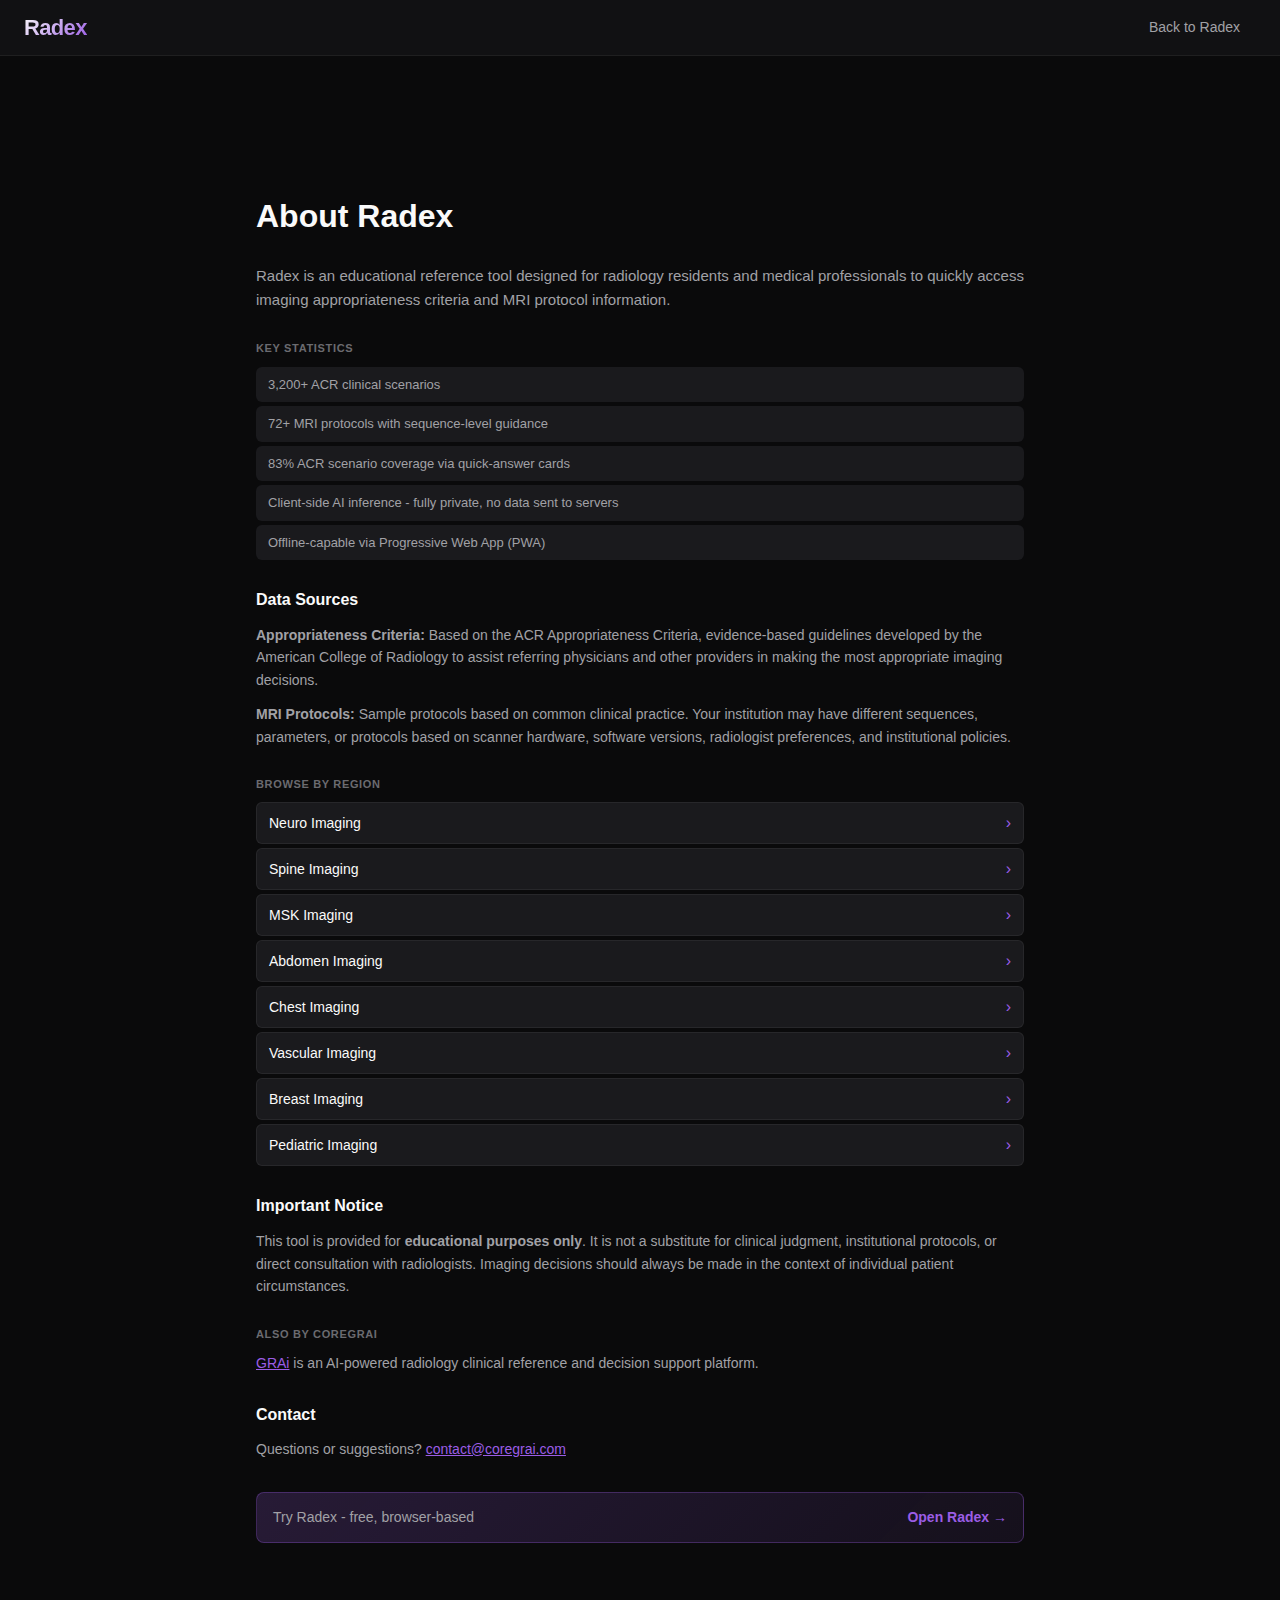
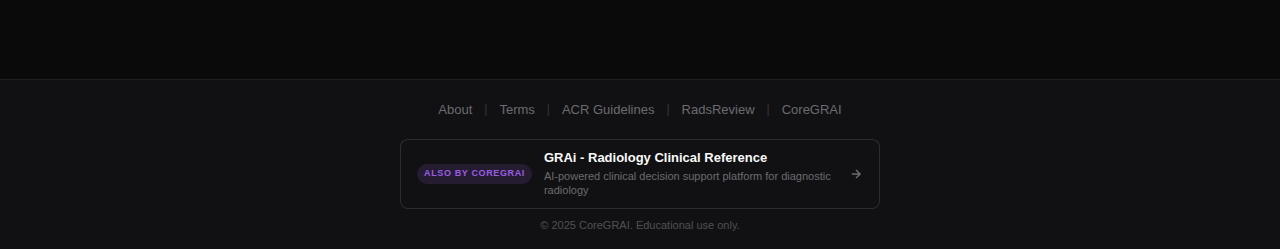
<file: about/index.html>
<!DOCTYPE html>
<html lang="en">
<head>
  <meta charset="UTF-8">
  <meta name="viewport" content="width=device-width, initial-scale=1.0">
  <title>About Radex - ACR Imaging Appropriateness Tool | CoreGRAI</title>
  <meta name="description" content="Radex is a free, browser-based ACR Appropriateness Criteria reference tool built for radiology residents. 3,200+ clinical scenarios, 72+ MRI protocols.">
  <meta name="robots" content="index, follow">
  <meta name="author" content="CoreGRAI">
  <link rel="canonical" href="https://www.protocolinfo.com/about/">
  <meta property="og:type" content="website">
  <meta property="og:title" content="About Radex - ACR Imaging Appropriateness Tool | CoreGRAI">
  <meta property="og:description" content="Radex is a free, browser-based ACR Appropriateness Criteria reference tool built for radiology residents. 3,200+ clinical scenarios, 72+ MRI protocols.">
  <meta property="og:url" content="https://www.protocolinfo.com/about/">
  <meta property="og:site_name" content="Radex">
  <meta name="twitter:card" content="summary">
  <meta name="twitter:title" content="About Radex - ACR Imaging Appropriateness Tool | CoreGRAI">
  <meta name="twitter:description" content="Radex is a free, browser-based ACR Appropriateness Criteria reference tool built for radiology residents. 3,200+ clinical scenarios, 72+ MRI protocols.">
  <meta name="theme-color" content="#9B5DE5">
  <link rel="stylesheet" href="/css/main.css?v=20260324a">
  <link rel="manifest" href="/manifest.json">
  <script type="application/ld+json">
{
  "@context": "https://schema.org",
  "@graph": [
    {
      "@type": "WebApplication",
      "name": "Radex",
      "url": "https://www.protocolinfo.com",
      "applicationCategory": "MedicalApplication",
      "isAccessibleForFree": true,
      "author": {
        "@type": "Organization",
        "name": "CoreGRAI",
        "url": "https://coregrai.com"
      }
    },
    {
      "@type": "Organization",
      "name": "CoreGRAI",
      "url": "https://coregrai.com",
      "email": "contact@coregrai.com"
    }
  ]
}
  </script>
</head>
<body>
  <div class="app">
    <header class="header" role="banner">
  <div class="header-brand">
    <a href="https://www.protocolinfo.com/" style="text-decoration:none;">
      <span class="brand-text">Radex</span>
    </a>
  </div>
  <nav class="header-nav" role="navigation" aria-label="Main navigation">
    <a href="https://www.protocolinfo.com/" class="nav-link">Back to Radex</a>
  </nav>
</header>
    <main class="main">
      <section class="anatomy-section">
        <div style="max-width:800px;margin:0 auto;padding:2rem 1rem;">
  <h1 style="margin-bottom:1.5rem;">About Radex</h1>

  <p style="color:var(--text-secondary);font-size:0.9375rem;line-height:1.6;margin-bottom:1.75rem;">
    Radex is an educational reference tool designed for radiology residents and medical professionals
    to quickly access imaging appropriateness criteria and MRI protocol information.
  </p>

  <h2 class="static-section-label">Key Statistics</h2>
  <div style="margin-bottom:1.75rem;">
<div class="scenario-pill">3,200+ ACR clinical scenarios</div>
<div class="scenario-pill">72+ MRI protocols with sequence-level guidance</div>
<div class="scenario-pill">83% ACR scenario coverage via quick-answer cards</div>
<div class="scenario-pill">Client-side AI inference - fully private, no data sent to servers</div>
<div class="scenario-pill">Offline-capable via Progressive Web App (PWA)</div>
  </div>

  <h2 style="margin-bottom:0.75rem;font-size:1rem;">Data Sources</h2>
  <p style="color:var(--text-secondary);font-size:0.875rem;line-height:1.6;margin-bottom:0.75rem;">
    <strong>Appropriateness Criteria:</strong> Based on the ACR Appropriateness Criteria,
    evidence-based guidelines developed by the American College of Radiology to assist referring
    physicians and other providers in making the most appropriate imaging decisions.
  </p>
  <p style="color:var(--text-secondary);font-size:0.875rem;line-height:1.6;margin-bottom:1.75rem;">
    <strong>MRI Protocols:</strong> Sample protocols based on common clinical practice.
    Your institution may have different sequences, parameters, or protocols based on
    scanner hardware, software versions, radiologist preferences, and institutional policies.
  </p>

  <h2 class="static-section-label">Browse by Region</h2>
  <div class="protocol-list" style="margin-bottom:1.75rem;">
<a href="/regions/neuro/" class="protocol-list-item"><span>Neuro Imaging</span><span class="protocol-list-arrow">&rsaquo;</span></a>
<a href="/regions/spine/" class="protocol-list-item"><span>Spine Imaging</span><span class="protocol-list-arrow">&rsaquo;</span></a>
<a href="/regions/msk/" class="protocol-list-item"><span>MSK Imaging</span><span class="protocol-list-arrow">&rsaquo;</span></a>
<a href="/regions/abdomen/" class="protocol-list-item"><span>Abdomen Imaging</span><span class="protocol-list-arrow">&rsaquo;</span></a>
<a href="/regions/chest/" class="protocol-list-item"><span>Chest Imaging</span><span class="protocol-list-arrow">&rsaquo;</span></a>
<a href="/regions/vascular/" class="protocol-list-item"><span>Vascular Imaging</span><span class="protocol-list-arrow">&rsaquo;</span></a>
<a href="/regions/breast/" class="protocol-list-item"><span>Breast Imaging</span><span class="protocol-list-arrow">&rsaquo;</span></a>
<a href="/regions/peds/" class="protocol-list-item"><span>Pediatric Imaging</span><span class="protocol-list-arrow">&rsaquo;</span></a>
  </div>

  <h2 style="margin-bottom:0.75rem;font-size:1rem;">Important Notice</h2>
  <p style="color:var(--text-secondary);font-size:0.875rem;line-height:1.6;margin-bottom:1.75rem;">
    This tool is provided for <strong>educational purposes only</strong>. It is not a substitute
    for clinical judgment, institutional protocols, or direct consultation with radiologists.
    Imaging decisions should always be made in the context of individual patient circumstances.
  </p>

  <h2 class="static-section-label">Also by CoreGRAI</h2>
  <p style="color:var(--text-secondary);font-size:0.875rem;line-height:1.6;margin-bottom:1.75rem;">
    <a href="https://coregrai.com" target="_blank" rel="noopener" style="color:var(--accent);">GRAi</a>
    is an AI-powered radiology clinical reference and decision support platform.
  </p>

  <h2 style="margin-bottom:0.75rem;font-size:1rem;">Contact</h2>
  <p style="color:var(--text-secondary);font-size:0.875rem;margin-bottom:2rem;">
    Questions or suggestions? <a href="mailto:contact@coregrai.com" style="color:var(--accent);">contact@coregrai.com</a>
  </p>

  <a href="https://www.protocolinfo.com/" class="protocol-cta">
    <span class="protocol-cta-label">Try Radex - free, browser-based</span>
    <span class="protocol-cta-action">Open Radex &rarr;</span>
  </a>
</div>
      </section>
    </main>
    <footer class="site-footer" role="contentinfo">
  <div class="footer-content">
    <div class="footer-links">
      <a href="/about/" class="footer-link">About</a>
      <span class="footer-divider">|</span>
      <a href="/privacy-policy.html" class="footer-link">Terms</a>
      <span class="footer-divider">|</span>
      <a href="https://www.acr.org/Clinical-Resources/Clinical-Tools-and-Reference/Appropriateness-Criteria" target="_blank" rel="noopener" class="footer-link">ACR Guidelines</a>
      <span class="footer-divider">|</span>
      <a href="https://www.radsreview.net" target="_blank" rel="noopener" class="footer-link">RadsReview</a>
      <span class="footer-divider">|</span>
      <a href="https://coregrai.com" target="_blank" rel="noopener" class="footer-link">CoreGRAI</a>
    </div>
    <div class="footer-promo">
      <a href="https://coregrai.com" target="_blank" rel="noopener" class="footer-promo-card">
        <span class="footer-promo-badge">Also by CoreGRAI</span>
        <div class="footer-promo-text">
          <p class="footer-promo-title">GRAi - Radiology Clinical Reference</p>
          <p class="footer-promo-desc">AI-powered clinical decision support platform for diagnostic radiology</p>
        </div>
        <svg class="footer-promo-arrow" width="14" height="14" viewBox="0 0 24 24" fill="none" stroke="currentColor" stroke-width="2.5" aria-hidden="true">
          <path d="M5 12h14M12 5l7 7-7 7"/>
        </svg>
      </a>
    </div>
    <p class="footer-copyright">&copy; 2025 CoreGRAI. Educational use only.</p>
  </div>
</footer>
  </div>
</body>
</html>
</file>
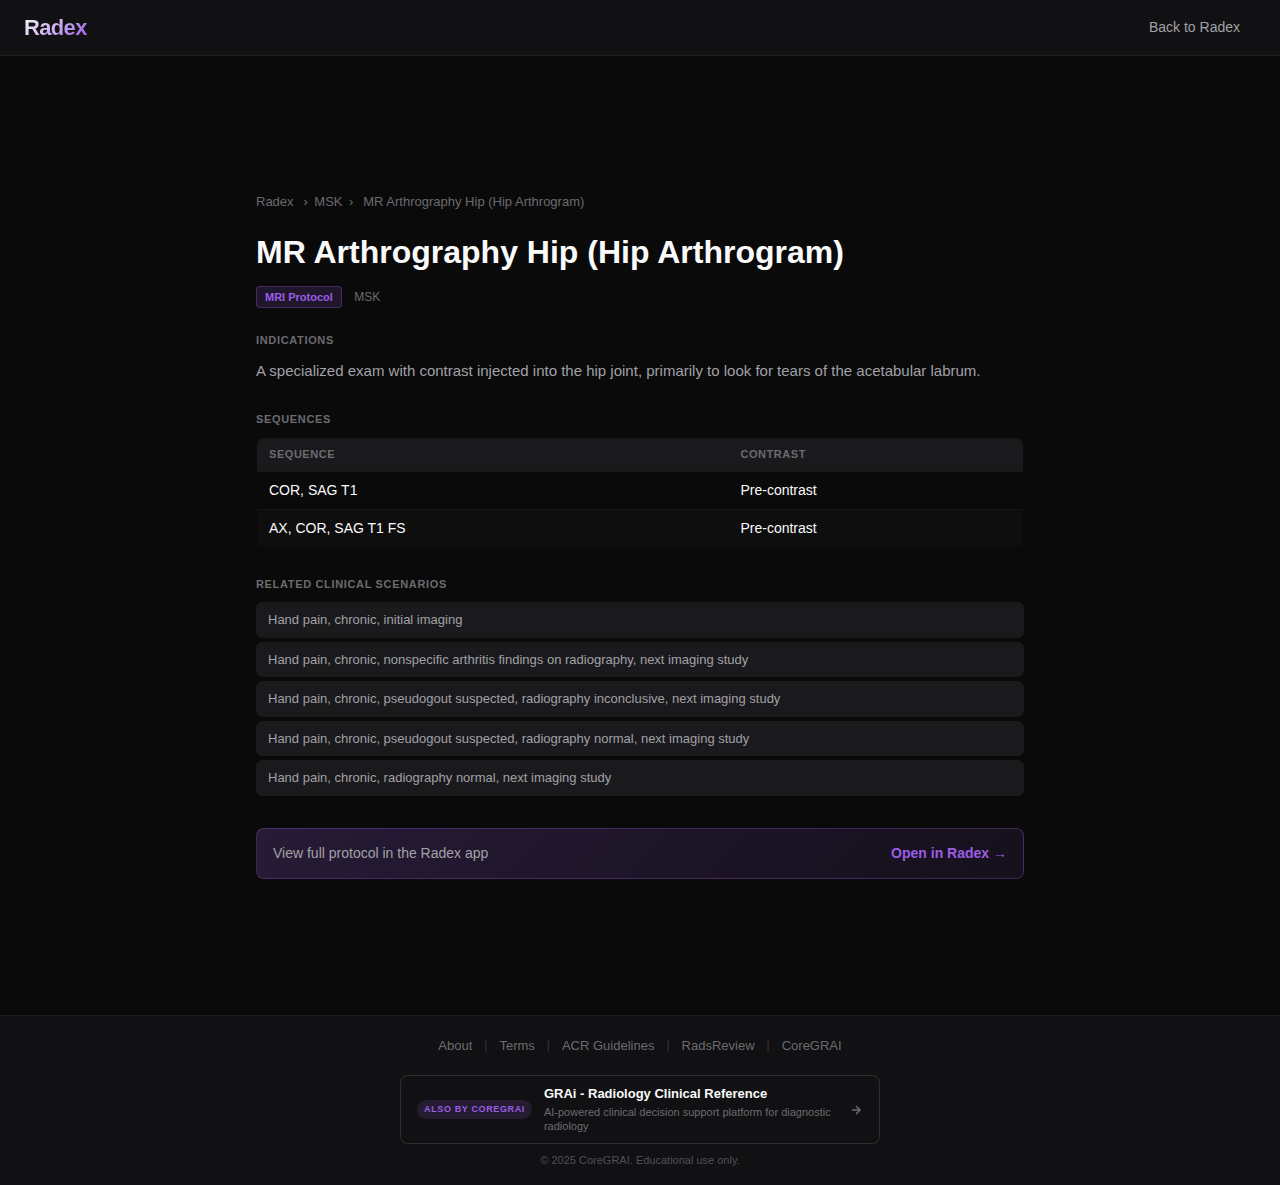
<file: protocols/mr-arthrography-hip/index.html>
<!DOCTYPE html>
<html lang="en">
<head>
  <meta charset="UTF-8">
  <meta name="viewport" content="width=device-width, initial-scale=1.0">
  <title>MR Arthrography Hip (Hip Arthrogram) Protocol - Sequences & Indications | Radex</title>
  <meta name="description" content="A specialized exam with contrast injected into the hip joint, primarily to look for tears of the acetabular labrum.">
  <meta name="robots" content="index, follow">
  <meta name="author" content="Patrick Matulich, DO - CoreGRAI">
  <link rel="canonical" href="https://www.protocolinfo.com/protocols/mr-arthrography-hip/">
  <meta property="og:type" content="website">
  <meta property="og:title" content="MR Arthrography Hip (Hip Arthrogram) Protocol - Sequences & Indications | Radex">
  <meta property="og:description" content="A specialized exam with contrast injected into the hip joint, primarily to look for tears of the acetabular labrum.">
  <meta property="og:url" content="https://www.protocolinfo.com/protocols/mr-arthrography-hip/">
  <meta property="og:site_name" content="Radex">
  <meta name="twitter:card" content="summary">
  <meta name="twitter:title" content="MR Arthrography Hip (Hip Arthrogram) Protocol - Sequences & Indications | Radex">
  <meta name="twitter:description" content="A specialized exam with contrast injected into the hip joint, primarily to look for tears of the acetabular labrum.">
  <meta name="theme-color" content="#9B5DE5">
  <link rel="stylesheet" href="/css/main.css?v=20260324a">
  <link rel="manifest" href="/manifest.json">
  <script type="application/ld+json">
{
  "@context": "https://schema.org",
  "@type": "MedicalWebPage",
  "name": "MR Arthrography Hip (Hip Arthrogram) Protocol",
  "url": "https://www.protocolinfo.com/protocols/mr-arthrography-hip/",
  "specialty": {
    "@type": "MedicalSpecialty",
    "name": "Radiology"
  },
  "medicalAudience": {
    "@type": "MedicalAudience",
    "audienceType": "Clinician"
  },
  "author": {
    "@type": "Person",
    "name": "Patrick Matulich",
    "honorificSuffix": "DO",
    "jobTitle": "Radiology Resident"
  },
  "isPartOf": {
    "@type": "WebSite",
    "name": "Radex",
    "url": "https://www.protocolinfo.com"
  }
}
  </script>
</head>
<body>
  <div class="app">
    <header class="header" role="banner">
  <div class="header-brand">
    <a href="https://www.protocolinfo.com/" style="text-decoration:none;">
      <span class="brand-text">Radex</span>
    </a>
  </div>
  <nav class="header-nav" role="navigation" aria-label="Main navigation">
    <a href="https://www.protocolinfo.com/" class="nav-link">Back to Radex</a>
  </nav>
</header>
    <main class="main">
      <section class="anatomy-section">
        <div style="max-width:800px;margin:0 auto;padding:2rem 1rem;">
  <nav class="static-breadcrumb" aria-label="Breadcrumb">
  <a href="/">Radex</a>
  <span class="static-breadcrumb-sep">&rsaquo;</span><a href="/regions/msk/">MSK</a><span class="static-breadcrumb-sep">&rsaquo;</span>
  <span>MR Arthrography Hip (Hip Arthrogram)</span>
</nav>
  <h1 style="margin-bottom:0.5rem;">MR Arthrography Hip (Hip Arthrogram)</h1>
  <div style="margin-bottom:1.5rem;">
    <span class="protocol-type-badge">MRI Protocol</span>
    <span class="protocol-region-tag">MSK</span>
  </div>

  <h2 class="static-section-label">Indications</h2>
  <p style="color:var(--text-secondary);font-size:0.9375rem;line-height:1.6;margin-bottom:1.75rem;">A specialized exam with contrast injected into the hip joint, primarily to look for tears of the acetabular labrum.</p>

  <h2 class="static-section-label">Sequences</h2>
  <table class="sequence-table">
  <thead>
    <tr><th>Sequence</th><th>Contrast</th></tr>
  </thead>
  <tbody>
    <tr><td>COR, SAG T1</td><td>Pre-contrast</td></tr>
    <tr><td>AX, COR, SAG T1 FS</td><td>Pre-contrast</td></tr>
  </tbody>
</table>

  <h2 class="static-section-label" style="margin-top:1.75rem;">Related Clinical Scenarios</h2>
<div>
<div class="scenario-pill">Hand pain, chronic, initial imaging</div>
<div class="scenario-pill">Hand pain, chronic, nonspecific arthritis findings on radiography, next imaging study</div>
<div class="scenario-pill">Hand pain, chronic, pseudogout suspected, radiography inconclusive, next imaging study</div>
<div class="scenario-pill">Hand pain, chronic, pseudogout suspected, radiography normal, next imaging study</div>
<div class="scenario-pill">Hand pain, chronic, radiography normal, next imaging study</div>
</div>

  <a href="https://www.protocolinfo.com/#protocols" class="protocol-cta">
    <span class="protocol-cta-label">View full protocol in the Radex app</span>
    <span class="protocol-cta-action">Open in Radex &rarr;</span>
  </a>
</div>
      </section>
    </main>
    <footer class="site-footer" role="contentinfo">
  <div class="footer-content">
    <div class="footer-links">
      <a href="/about/" class="footer-link">About</a>
      <span class="footer-divider">|</span>
      <a href="/privacy-policy.html" class="footer-link">Terms</a>
      <span class="footer-divider">|</span>
      <a href="https://www.acr.org/Clinical-Resources/Clinical-Tools-and-Reference/Appropriateness-Criteria" target="_blank" rel="noopener" class="footer-link">ACR Guidelines</a>
      <span class="footer-divider">|</span>
      <a href="https://www.radsreview.net" target="_blank" rel="noopener" class="footer-link">RadsReview</a>
      <span class="footer-divider">|</span>
      <a href="https://coregrai.com" target="_blank" rel="noopener" class="footer-link">CoreGRAI</a>
    </div>
    <div class="footer-promo">
      <a href="https://coregrai.com" target="_blank" rel="noopener" class="footer-promo-card">
        <span class="footer-promo-badge">Also by CoreGRAI</span>
        <div class="footer-promo-text">
          <p class="footer-promo-title">GRAi - Radiology Clinical Reference</p>
          <p class="footer-promo-desc">AI-powered clinical decision support platform for diagnostic radiology</p>
        </div>
        <svg class="footer-promo-arrow" width="14" height="14" viewBox="0 0 24 24" fill="none" stroke="currentColor" stroke-width="2.5" aria-hidden="true">
          <path d="M5 12h14M12 5l7 7-7 7"/>
        </svg>
      </a>
    </div>
    <p class="footer-copyright">&copy; 2025 CoreGRAI. Educational use only.</p>
  </div>
</footer>
  </div>
</body>
</html>
</file>
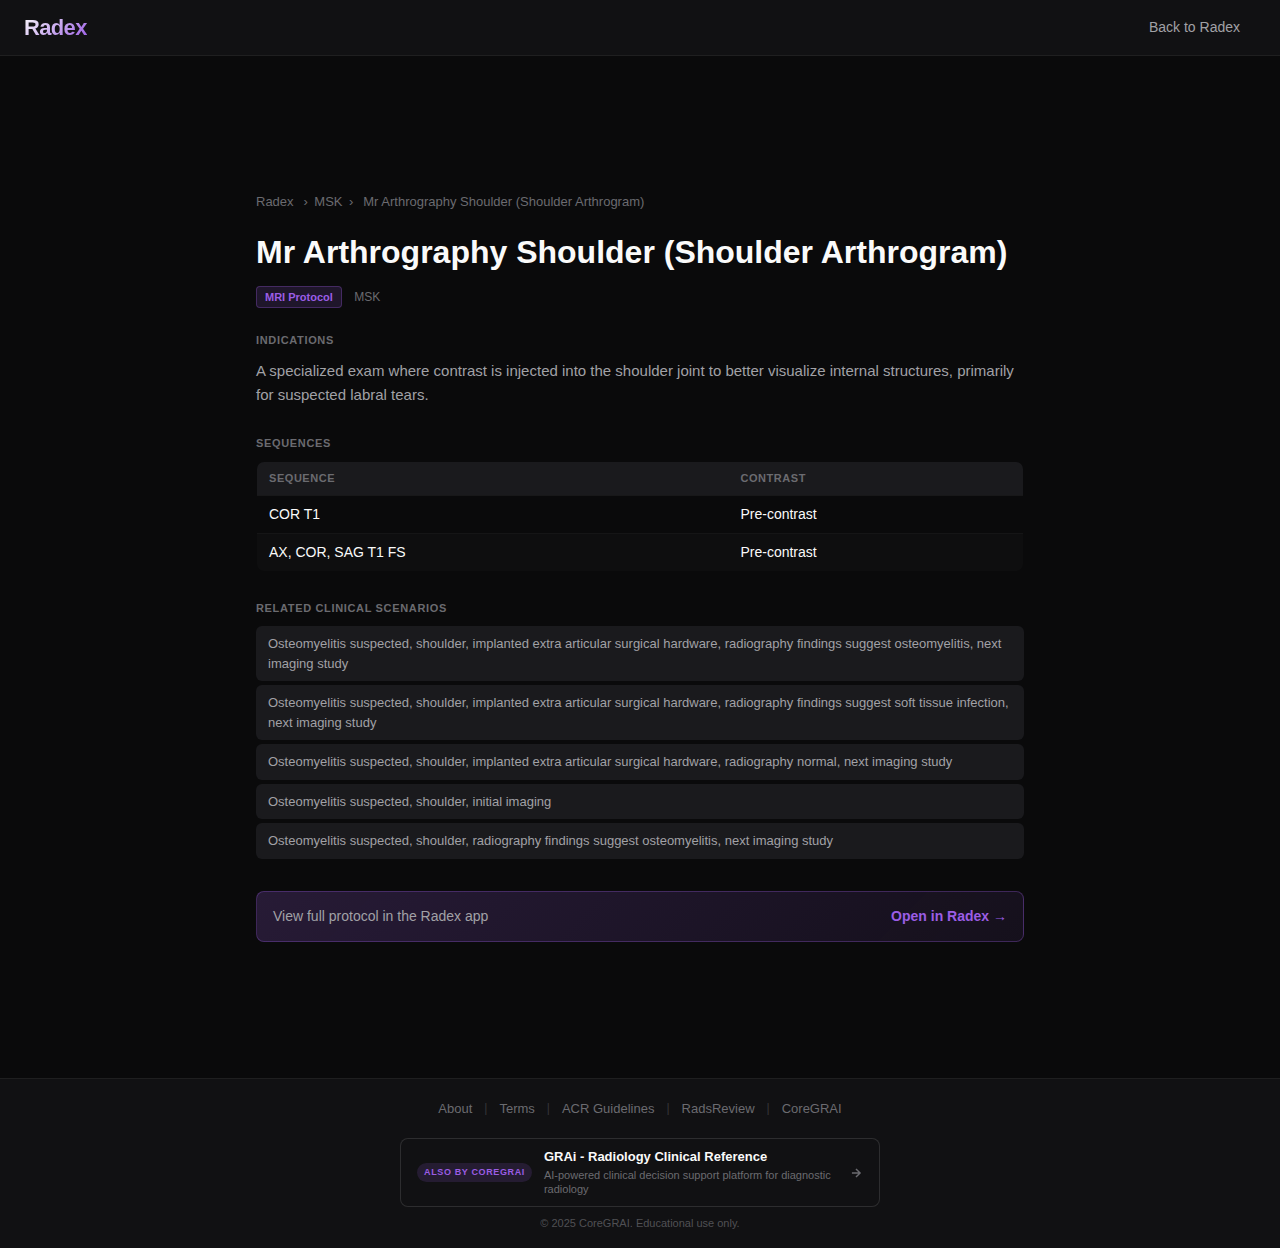
<file: protocols/mr-arthrography-shoulder/index.html>
<!DOCTYPE html>
<html lang="en">
<head>
  <meta charset="UTF-8">
  <meta name="viewport" content="width=device-width, initial-scale=1.0">
  <title>Mr Arthrography Shoulder (Shoulder Arthrogram) Protocol - Sequences & Indications | Radex</title>
  <meta name="description" content="A specialized exam where contrast is injected into the shoulder joint to better visualize internal structures, primarily for suspected labral tears.">
  <meta name="robots" content="index, follow">
  <meta name="author" content="Patrick Matulich, DO - CoreGRAI">
  <link rel="canonical" href="https://www.protocolinfo.com/protocols/mr-arthrography-shoulder/">
  <meta property="og:type" content="website">
  <meta property="og:title" content="Mr Arthrography Shoulder (Shoulder Arthrogram) Protocol - Sequences & Indications | Radex">
  <meta property="og:description" content="A specialized exam where contrast is injected into the shoulder joint to better visualize internal structures, primarily for suspected labral tears.">
  <meta property="og:url" content="https://www.protocolinfo.com/protocols/mr-arthrography-shoulder/">
  <meta property="og:site_name" content="Radex">
  <meta name="twitter:card" content="summary">
  <meta name="twitter:title" content="Mr Arthrography Shoulder (Shoulder Arthrogram) Protocol - Sequences & Indications | Radex">
  <meta name="twitter:description" content="A specialized exam where contrast is injected into the shoulder joint to better visualize internal structures, primarily for suspected labral tears.">
  <meta name="theme-color" content="#9B5DE5">
  <link rel="stylesheet" href="/css/main.css?v=20260324a">
  <link rel="manifest" href="/manifest.json">
  <script type="application/ld+json">
{
  "@context": "https://schema.org",
  "@type": "MedicalWebPage",
  "name": "Mr Arthrography Shoulder (Shoulder Arthrogram) Protocol",
  "url": "https://www.protocolinfo.com/protocols/mr-arthrography-shoulder/",
  "specialty": {
    "@type": "MedicalSpecialty",
    "name": "Radiology"
  },
  "medicalAudience": {
    "@type": "MedicalAudience",
    "audienceType": "Clinician"
  },
  "author": {
    "@type": "Person",
    "name": "Patrick Matulich",
    "honorificSuffix": "DO",
    "jobTitle": "Radiology Resident"
  },
  "isPartOf": {
    "@type": "WebSite",
    "name": "Radex",
    "url": "https://www.protocolinfo.com"
  }
}
  </script>
</head>
<body>
  <div class="app">
    <header class="header" role="banner">
  <div class="header-brand">
    <a href="https://www.protocolinfo.com/" style="text-decoration:none;">
      <span class="brand-text">Radex</span>
    </a>
  </div>
  <nav class="header-nav" role="navigation" aria-label="Main navigation">
    <a href="https://www.protocolinfo.com/" class="nav-link">Back to Radex</a>
  </nav>
</header>
    <main class="main">
      <section class="anatomy-section">
        <div style="max-width:800px;margin:0 auto;padding:2rem 1rem;">
  <nav class="static-breadcrumb" aria-label="Breadcrumb">
  <a href="/">Radex</a>
  <span class="static-breadcrumb-sep">&rsaquo;</span><a href="/regions/msk/">MSK</a><span class="static-breadcrumb-sep">&rsaquo;</span>
  <span>Mr Arthrography Shoulder (Shoulder Arthrogram)</span>
</nav>
  <h1 style="margin-bottom:0.5rem;">Mr Arthrography Shoulder (Shoulder Arthrogram)</h1>
  <div style="margin-bottom:1.5rem;">
    <span class="protocol-type-badge">MRI Protocol</span>
    <span class="protocol-region-tag">MSK</span>
  </div>

  <h2 class="static-section-label">Indications</h2>
  <p style="color:var(--text-secondary);font-size:0.9375rem;line-height:1.6;margin-bottom:1.75rem;">A specialized exam where contrast is injected into the shoulder joint to better visualize internal structures, primarily for suspected labral tears.</p>

  <h2 class="static-section-label">Sequences</h2>
  <table class="sequence-table">
  <thead>
    <tr><th>Sequence</th><th>Contrast</th></tr>
  </thead>
  <tbody>
    <tr><td>COR T1</td><td>Pre-contrast</td></tr>
    <tr><td>AX, COR, SAG T1 FS</td><td>Pre-contrast</td></tr>
  </tbody>
</table>

  <h2 class="static-section-label" style="margin-top:1.75rem;">Related Clinical Scenarios</h2>
<div>
<div class="scenario-pill">Osteomyelitis suspected, shoulder, implanted extra articular surgical hardware, radiography findings suggest osteomyelitis, next imaging study</div>
<div class="scenario-pill">Osteomyelitis suspected, shoulder, implanted extra articular surgical hardware, radiography findings suggest soft tissue infection, next imaging study</div>
<div class="scenario-pill">Osteomyelitis suspected, shoulder, implanted extra articular surgical hardware, radiography normal, next imaging study</div>
<div class="scenario-pill">Osteomyelitis suspected, shoulder, initial imaging</div>
<div class="scenario-pill">Osteomyelitis suspected, shoulder, radiography findings suggest osteomyelitis, next imaging study</div>
</div>

  <a href="https://www.protocolinfo.com/#protocols" class="protocol-cta">
    <span class="protocol-cta-label">View full protocol in the Radex app</span>
    <span class="protocol-cta-action">Open in Radex &rarr;</span>
  </a>
</div>
      </section>
    </main>
    <footer class="site-footer" role="contentinfo">
  <div class="footer-content">
    <div class="footer-links">
      <a href="/about/" class="footer-link">About</a>
      <span class="footer-divider">|</span>
      <a href="/privacy-policy.html" class="footer-link">Terms</a>
      <span class="footer-divider">|</span>
      <a href="https://www.acr.org/Clinical-Resources/Clinical-Tools-and-Reference/Appropriateness-Criteria" target="_blank" rel="noopener" class="footer-link">ACR Guidelines</a>
      <span class="footer-divider">|</span>
      <a href="https://www.radsreview.net" target="_blank" rel="noopener" class="footer-link">RadsReview</a>
      <span class="footer-divider">|</span>
      <a href="https://coregrai.com" target="_blank" rel="noopener" class="footer-link">CoreGRAI</a>
    </div>
    <div class="footer-promo">
      <a href="https://coregrai.com" target="_blank" rel="noopener" class="footer-promo-card">
        <span class="footer-promo-badge">Also by CoreGRAI</span>
        <div class="footer-promo-text">
          <p class="footer-promo-title">GRAi - Radiology Clinical Reference</p>
          <p class="footer-promo-desc">AI-powered clinical decision support platform for diagnostic radiology</p>
        </div>
        <svg class="footer-promo-arrow" width="14" height="14" viewBox="0 0 24 24" fill="none" stroke="currentColor" stroke-width="2.5" aria-hidden="true">
          <path d="M5 12h14M12 5l7 7-7 7"/>
        </svg>
      </a>
    </div>
    <p class="footer-copyright">&copy; 2025 CoreGRAI. Educational use only.</p>
  </div>
</footer>
  </div>
</body>
</html>
</file>
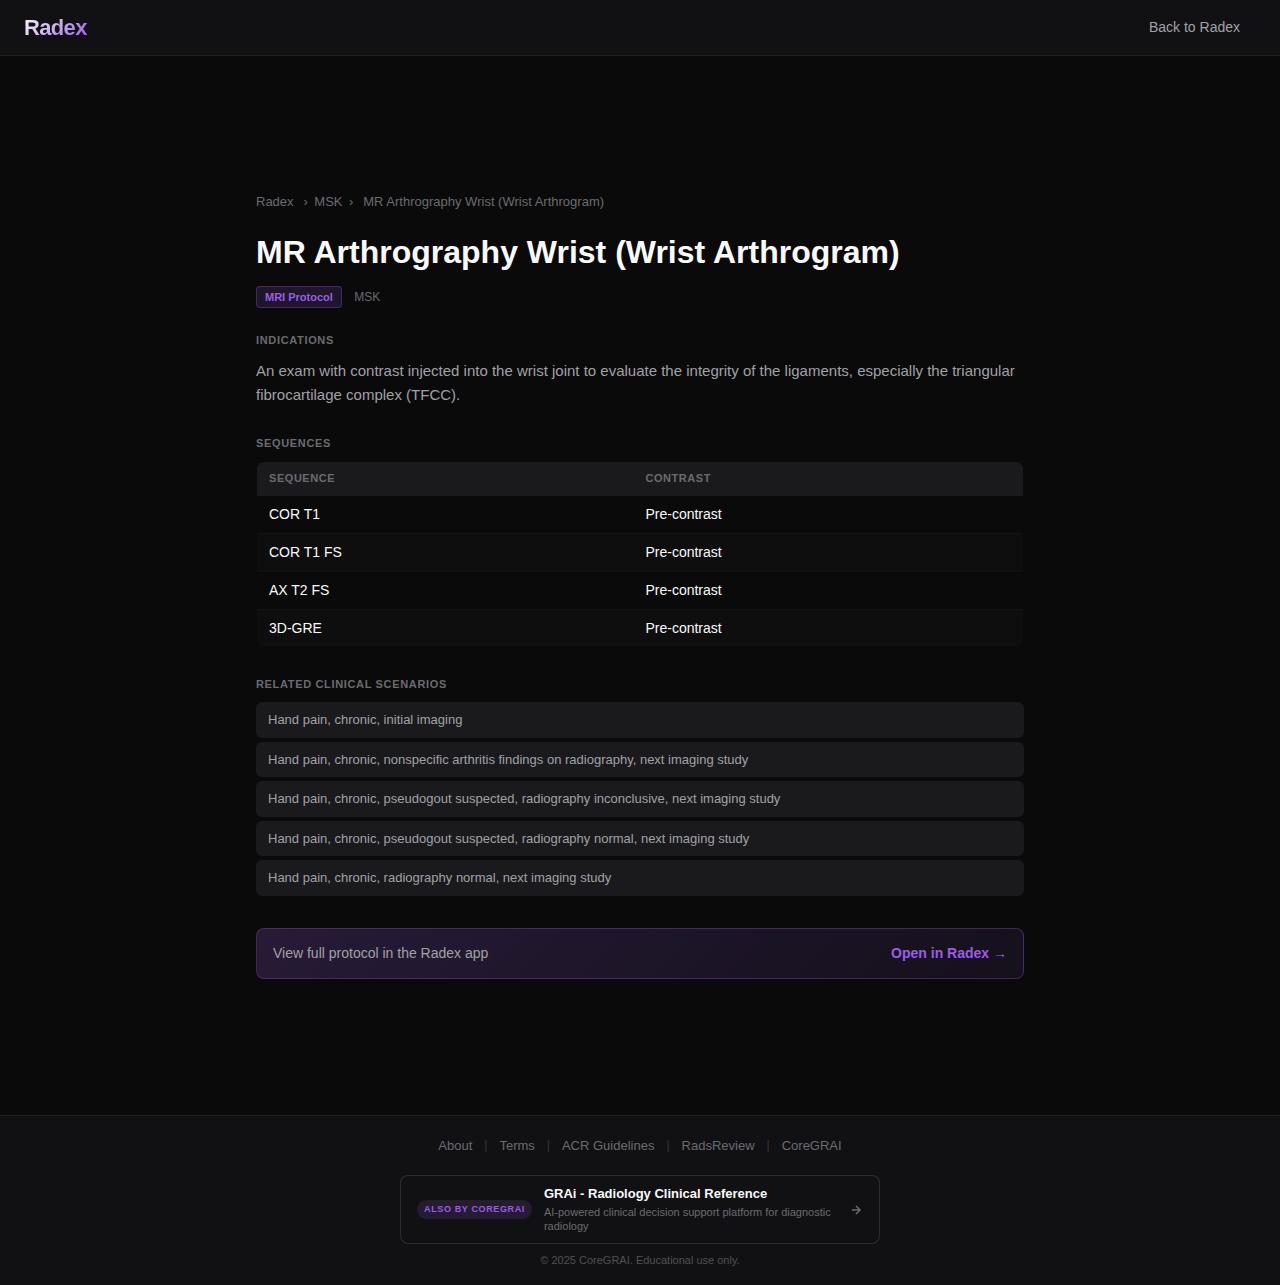
<file: protocols/mr-arthrography-wrist/index.html>
<!DOCTYPE html>
<html lang="en">
<head>
  <meta charset="UTF-8">
  <meta name="viewport" content="width=device-width, initial-scale=1.0">
  <title>MR Arthrography Wrist (Wrist Arthrogram) Protocol - Sequences & Indications | Radex</title>
  <meta name="description" content="An exam with contrast injected into the wrist joint to evaluate the integrity of the ligaments, especially the triangular fibrocartilage complex (TFCC).">
  <meta name="robots" content="index, follow">
  <meta name="author" content="Patrick Matulich, DO - CoreGRAI">
  <link rel="canonical" href="https://www.protocolinfo.com/protocols/mr-arthrography-wrist/">
  <meta property="og:type" content="website">
  <meta property="og:title" content="MR Arthrography Wrist (Wrist Arthrogram) Protocol - Sequences & Indications | Radex">
  <meta property="og:description" content="An exam with contrast injected into the wrist joint to evaluate the integrity of the ligaments, especially the triangular fibrocartilage complex (TFCC).">
  <meta property="og:url" content="https://www.protocolinfo.com/protocols/mr-arthrography-wrist/">
  <meta property="og:site_name" content="Radex">
  <meta name="twitter:card" content="summary">
  <meta name="twitter:title" content="MR Arthrography Wrist (Wrist Arthrogram) Protocol - Sequences & Indications | Radex">
  <meta name="twitter:description" content="An exam with contrast injected into the wrist joint to evaluate the integrity of the ligaments, especially the triangular fibrocartilage complex (TFCC).">
  <meta name="theme-color" content="#9B5DE5">
  <link rel="stylesheet" href="/css/main.css?v=20260324a">
  <link rel="manifest" href="/manifest.json">
  <script type="application/ld+json">
{
  "@context": "https://schema.org",
  "@type": "MedicalWebPage",
  "name": "MR Arthrography Wrist (Wrist Arthrogram) Protocol",
  "url": "https://www.protocolinfo.com/protocols/mr-arthrography-wrist/",
  "specialty": {
    "@type": "MedicalSpecialty",
    "name": "Radiology"
  },
  "medicalAudience": {
    "@type": "MedicalAudience",
    "audienceType": "Clinician"
  },
  "author": {
    "@type": "Person",
    "name": "Patrick Matulich",
    "honorificSuffix": "DO",
    "jobTitle": "Radiology Resident"
  },
  "isPartOf": {
    "@type": "WebSite",
    "name": "Radex",
    "url": "https://www.protocolinfo.com"
  }
}
  </script>
</head>
<body>
  <div class="app">
    <header class="header" role="banner">
  <div class="header-brand">
    <a href="https://www.protocolinfo.com/" style="text-decoration:none;">
      <span class="brand-text">Radex</span>
    </a>
  </div>
  <nav class="header-nav" role="navigation" aria-label="Main navigation">
    <a href="https://www.protocolinfo.com/" class="nav-link">Back to Radex</a>
  </nav>
</header>
    <main class="main">
      <section class="anatomy-section">
        <div style="max-width:800px;margin:0 auto;padding:2rem 1rem;">
  <nav class="static-breadcrumb" aria-label="Breadcrumb">
  <a href="/">Radex</a>
  <span class="static-breadcrumb-sep">&rsaquo;</span><a href="/regions/msk/">MSK</a><span class="static-breadcrumb-sep">&rsaquo;</span>
  <span>MR Arthrography Wrist (Wrist Arthrogram)</span>
</nav>
  <h1 style="margin-bottom:0.5rem;">MR Arthrography Wrist (Wrist Arthrogram)</h1>
  <div style="margin-bottom:1.5rem;">
    <span class="protocol-type-badge">MRI Protocol</span>
    <span class="protocol-region-tag">MSK</span>
  </div>

  <h2 class="static-section-label">Indications</h2>
  <p style="color:var(--text-secondary);font-size:0.9375rem;line-height:1.6;margin-bottom:1.75rem;">An exam with contrast injected into the wrist joint to evaluate the integrity of the ligaments, especially the triangular fibrocartilage complex (TFCC).</p>

  <h2 class="static-section-label">Sequences</h2>
  <table class="sequence-table">
  <thead>
    <tr><th>Sequence</th><th>Contrast</th></tr>
  </thead>
  <tbody>
    <tr><td>COR T1</td><td>Pre-contrast</td></tr>
    <tr><td>COR T1 FS</td><td>Pre-contrast</td></tr>
    <tr><td>AX T2 FS</td><td>Pre-contrast</td></tr>
    <tr><td>3D-GRE</td><td>Pre-contrast</td></tr>
  </tbody>
</table>

  <h2 class="static-section-label" style="margin-top:1.75rem;">Related Clinical Scenarios</h2>
<div>
<div class="scenario-pill">Hand pain, chronic, initial imaging</div>
<div class="scenario-pill">Hand pain, chronic, nonspecific arthritis findings on radiography, next imaging study</div>
<div class="scenario-pill">Hand pain, chronic, pseudogout suspected, radiography inconclusive, next imaging study</div>
<div class="scenario-pill">Hand pain, chronic, pseudogout suspected, radiography normal, next imaging study</div>
<div class="scenario-pill">Hand pain, chronic, radiography normal, next imaging study</div>
</div>

  <a href="https://www.protocolinfo.com/#protocols" class="protocol-cta">
    <span class="protocol-cta-label">View full protocol in the Radex app</span>
    <span class="protocol-cta-action">Open in Radex &rarr;</span>
  </a>
</div>
      </section>
    </main>
    <footer class="site-footer" role="contentinfo">
  <div class="footer-content">
    <div class="footer-links">
      <a href="/about/" class="footer-link">About</a>
      <span class="footer-divider">|</span>
      <a href="/privacy-policy.html" class="footer-link">Terms</a>
      <span class="footer-divider">|</span>
      <a href="https://www.acr.org/Clinical-Resources/Clinical-Tools-and-Reference/Appropriateness-Criteria" target="_blank" rel="noopener" class="footer-link">ACR Guidelines</a>
      <span class="footer-divider">|</span>
      <a href="https://www.radsreview.net" target="_blank" rel="noopener" class="footer-link">RadsReview</a>
      <span class="footer-divider">|</span>
      <a href="https://coregrai.com" target="_blank" rel="noopener" class="footer-link">CoreGRAI</a>
    </div>
    <div class="footer-promo">
      <a href="https://coregrai.com" target="_blank" rel="noopener" class="footer-promo-card">
        <span class="footer-promo-badge">Also by CoreGRAI</span>
        <div class="footer-promo-text">
          <p class="footer-promo-title">GRAi - Radiology Clinical Reference</p>
          <p class="footer-promo-desc">AI-powered clinical decision support platform for diagnostic radiology</p>
        </div>
        <svg class="footer-promo-arrow" width="14" height="14" viewBox="0 0 24 24" fill="none" stroke="currentColor" stroke-width="2.5" aria-hidden="true">
          <path d="M5 12h14M12 5l7 7-7 7"/>
        </svg>
      </a>
    </div>
    <p class="footer-copyright">&copy; 2025 CoreGRAI. Educational use only.</p>
  </div>
</footer>
  </div>
</body>
</html>
</file>
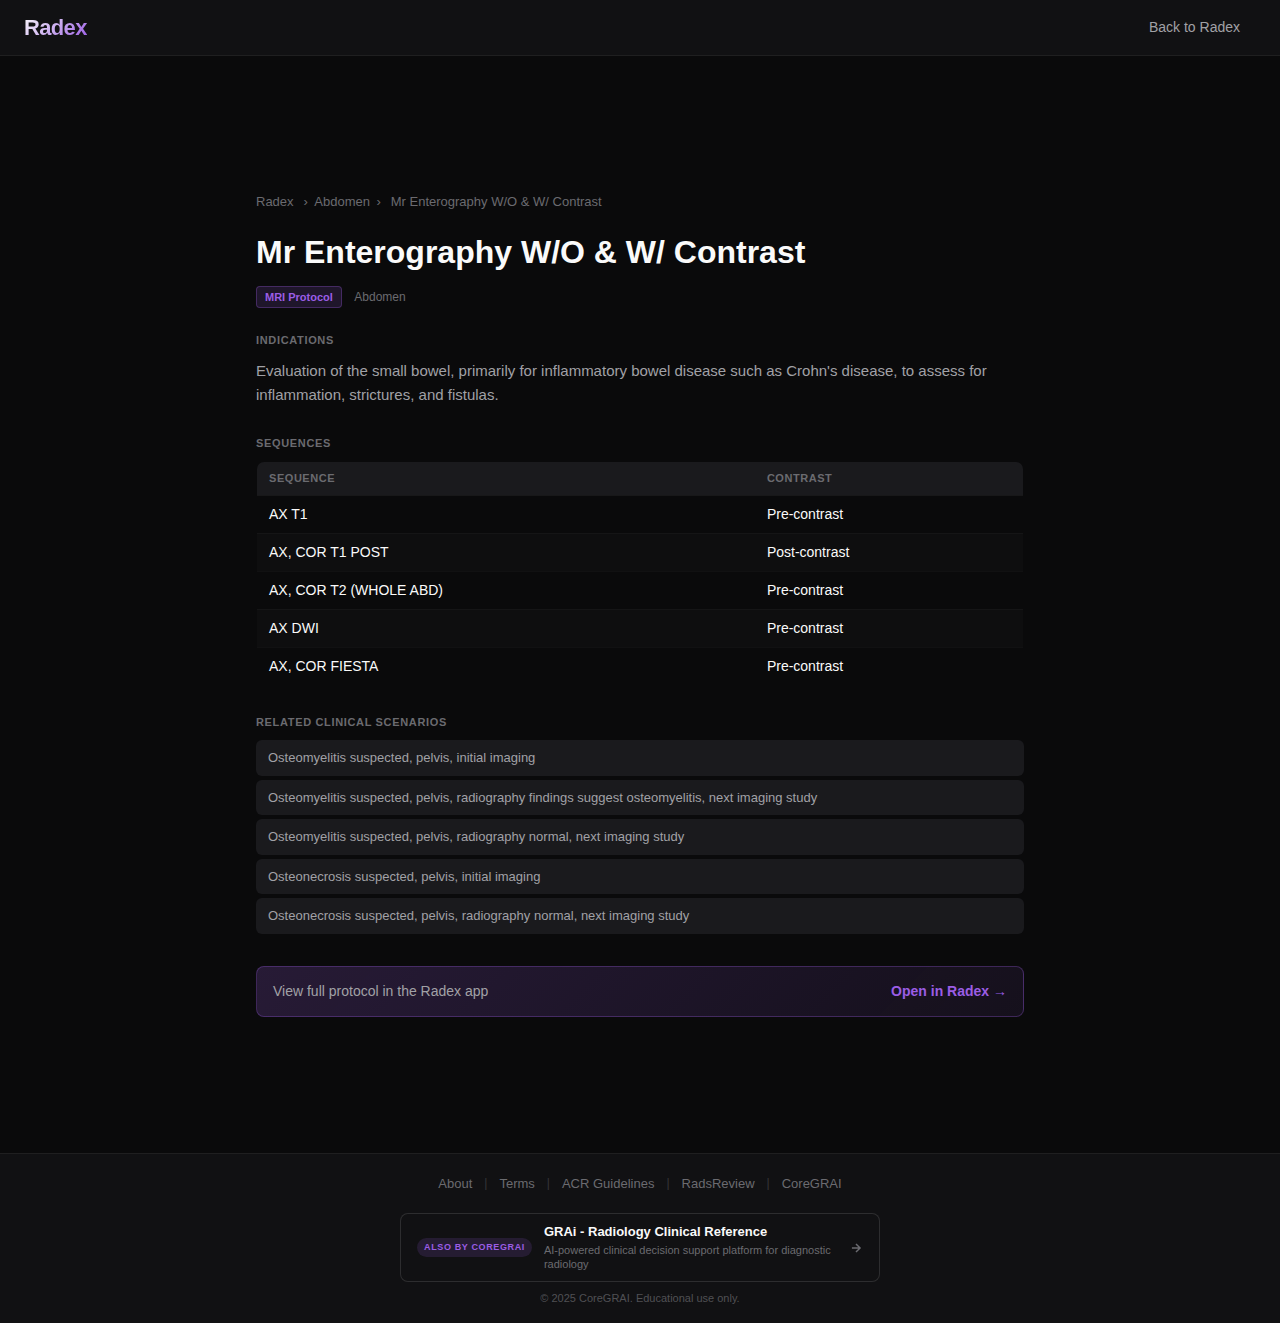
<file: protocols/mr-enterography-wo-and-w-contrast/index.html>
<!DOCTYPE html>
<html lang="en">
<head>
  <meta charset="UTF-8">
  <meta name="viewport" content="width=device-width, initial-scale=1.0">
  <title>Mr Enterography W/O & W/ Contrast Protocol - Sequences & Indications | Radex</title>
  <meta name="description" content="Evaluation of the small bowel, primarily for inflammatory bowel disease such as Crohn's disease, to assess for inflammation, strictures, and fistulas.">
  <meta name="robots" content="index, follow">
  <meta name="author" content="CoreGRAI">
  <link rel="canonical" href="https://www.protocolinfo.com/protocols/mr-enterography-wo-and-w-contrast/">
  <meta property="og:type" content="website">
  <meta property="og:title" content="Mr Enterography W/O & W/ Contrast Protocol - Sequences & Indications | Radex">
  <meta property="og:description" content="Evaluation of the small bowel, primarily for inflammatory bowel disease such as Crohn's disease, to assess for inflammation, strictures, and fistulas.">
  <meta property="og:url" content="https://www.protocolinfo.com/protocols/mr-enterography-wo-and-w-contrast/">
  <meta property="og:site_name" content="Radex">
  <meta name="twitter:card" content="summary">
  <meta name="twitter:title" content="Mr Enterography W/O & W/ Contrast Protocol - Sequences & Indications | Radex">
  <meta name="twitter:description" content="Evaluation of the small bowel, primarily for inflammatory bowel disease such as Crohn's disease, to assess for inflammation, strictures, and fistulas.">
  <meta name="theme-color" content="#9B5DE5">
  <link rel="stylesheet" href="/css/main.css?v=20260324a">
  <link rel="manifest" href="/manifest.json">
  <script type="application/ld+json">
{
  "@context": "https://schema.org",
  "@type": "MedicalWebPage",
  "name": "Mr Enterography W/O & W/ Contrast Protocol",
  "url": "https://www.protocolinfo.com/protocols/mr-enterography-wo-and-w-contrast/",
  "specialty": {
    "@type": "MedicalSpecialty",
    "name": "Radiology"
  },
  "medicalAudience": {
    "@type": "MedicalAudience",
    "audienceType": "Clinician"
  },
  "isPartOf": {
    "@type": "WebSite",
    "name": "Radex",
    "url": "https://www.protocolinfo.com"
  }
}
  </script>
</head>
<body>
  <div class="app">
    <header class="header" role="banner">
  <div class="header-brand">
    <a href="https://www.protocolinfo.com/" style="text-decoration:none;">
      <span class="brand-text">Radex</span>
    </a>
  </div>
  <nav class="header-nav" role="navigation" aria-label="Main navigation">
    <a href="https://www.protocolinfo.com/" class="nav-link">Back to Radex</a>
  </nav>
</header>
    <main class="main">
      <section class="anatomy-section">
        <div style="max-width:800px;margin:0 auto;padding:2rem 1rem;">
  <nav class="static-breadcrumb" aria-label="Breadcrumb">
  <a href="/">Radex</a>
  <span class="static-breadcrumb-sep">&rsaquo;</span><a href="/regions/abdomen/">Abdomen</a><span class="static-breadcrumb-sep">&rsaquo;</span>
  <span>Mr Enterography W/O & W/ Contrast</span>
</nav>
  <h1 style="margin-bottom:0.5rem;">Mr Enterography W/O & W/ Contrast</h1>
  <div style="margin-bottom:1.5rem;">
    <span class="protocol-type-badge">MRI Protocol</span>
    <span class="protocol-region-tag">Abdomen</span>
  </div>

  <h2 class="static-section-label">Indications</h2>
  <p style="color:var(--text-secondary);font-size:0.9375rem;line-height:1.6;margin-bottom:1.75rem;">Evaluation of the small bowel, primarily for inflammatory bowel disease such as Crohn's disease, to assess for inflammation, strictures, and fistulas.</p>

  <h2 class="static-section-label">Sequences</h2>
  <table class="sequence-table">
  <thead>
    <tr><th>Sequence</th><th>Contrast</th></tr>
  </thead>
  <tbody>
    <tr><td>AX T1</td><td>Pre-contrast</td></tr>
    <tr><td>AX, COR T1 POST</td><td>Post-contrast</td></tr>
    <tr><td>AX, COR T2 (WHOLE ABD)</td><td>Pre-contrast</td></tr>
    <tr><td>AX DWI</td><td>Pre-contrast</td></tr>
    <tr><td>AX, COR FIESTA</td><td>Pre-contrast</td></tr>
  </tbody>
</table>

  <h2 class="static-section-label" style="margin-top:1.75rem;">Related Clinical Scenarios</h2>
<div>
<div class="scenario-pill">Osteomyelitis suspected, pelvis, initial imaging</div>
<div class="scenario-pill">Osteomyelitis suspected, pelvis, radiography findings suggest osteomyelitis, next imaging study</div>
<div class="scenario-pill">Osteomyelitis suspected, pelvis, radiography normal, next imaging study</div>
<div class="scenario-pill">Osteonecrosis suspected, pelvis, initial imaging</div>
<div class="scenario-pill">Osteonecrosis suspected, pelvis, radiography normal, next imaging study</div>
</div>

  <a href="https://www.protocolinfo.com/#protocols" class="protocol-cta">
    <span class="protocol-cta-label">View full protocol in the Radex app</span>
    <span class="protocol-cta-action">Open in Radex &rarr;</span>
  </a>
</div>
      </section>
    </main>
    <footer class="site-footer" role="contentinfo">
  <div class="footer-content">
    <div class="footer-links">
      <a href="/about/" class="footer-link">About</a>
      <span class="footer-divider">|</span>
      <a href="/privacy-policy.html" class="footer-link">Terms</a>
      <span class="footer-divider">|</span>
      <a href="https://www.acr.org/Clinical-Resources/Clinical-Tools-and-Reference/Appropriateness-Criteria" target="_blank" rel="noopener" class="footer-link">ACR Guidelines</a>
      <span class="footer-divider">|</span>
      <a href="https://www.radsreview.net" target="_blank" rel="noopener" class="footer-link">RadsReview</a>
      <span class="footer-divider">|</span>
      <a href="https://coregrai.com" target="_blank" rel="noopener" class="footer-link">CoreGRAI</a>
    </div>
    <div class="footer-promo">
      <a href="https://coregrai.com" target="_blank" rel="noopener" class="footer-promo-card">
        <span class="footer-promo-badge">Also by CoreGRAI</span>
        <div class="footer-promo-text">
          <p class="footer-promo-title">GRAi - Radiology Clinical Reference</p>
          <p class="footer-promo-desc">AI-powered clinical decision support platform for diagnostic radiology</p>
        </div>
        <svg class="footer-promo-arrow" width="14" height="14" viewBox="0 0 24 24" fill="none" stroke="currentColor" stroke-width="2.5" aria-hidden="true">
          <path d="M5 12h14M12 5l7 7-7 7"/>
        </svg>
      </a>
    </div>
    <p class="footer-copyright">&copy; 2025 CoreGRAI. Educational use only.</p>
  </div>
</footer>
  </div>
</body>
</html>
</file>
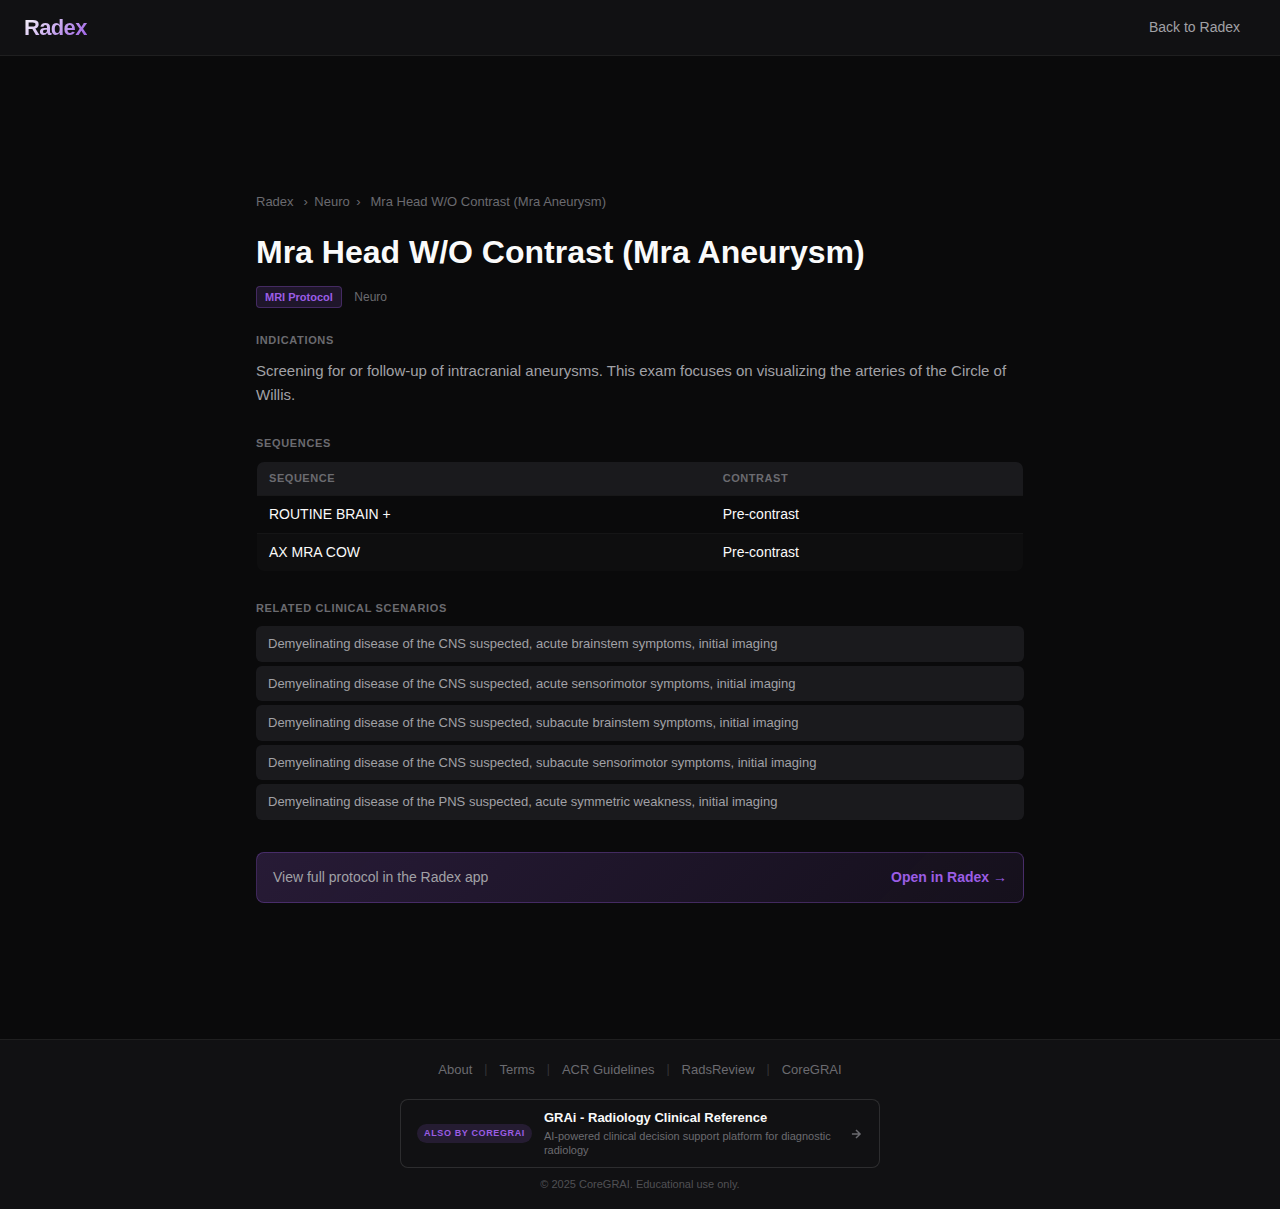
<file: protocols/mra-head-wo-contrast-mra-aneurysm/index.html>
<!DOCTYPE html>
<html lang="en">
<head>
  <meta charset="UTF-8">
  <meta name="viewport" content="width=device-width, initial-scale=1.0">
  <title>Mra Head W/O Contrast (Mra Aneurysm) Protocol - Sequences & Indications | Radex</title>
  <meta name="description" content="Screening for or follow-up of intracranial aneurysms. This exam focuses on visualizing the arteries of the Circle of Willis.">
  <meta name="robots" content="index, follow">
  <meta name="author" content="CoreGRAI">
  <link rel="canonical" href="https://www.protocolinfo.com/protocols/mra-head-wo-contrast-mra-aneurysm/">
  <meta property="og:type" content="website">
  <meta property="og:title" content="Mra Head W/O Contrast (Mra Aneurysm) Protocol - Sequences & Indications | Radex">
  <meta property="og:description" content="Screening for or follow-up of intracranial aneurysms. This exam focuses on visualizing the arteries of the Circle of Willis.">
  <meta property="og:url" content="https://www.protocolinfo.com/protocols/mra-head-wo-contrast-mra-aneurysm/">
  <meta property="og:site_name" content="Radex">
  <meta name="twitter:card" content="summary">
  <meta name="twitter:title" content="Mra Head W/O Contrast (Mra Aneurysm) Protocol - Sequences & Indications | Radex">
  <meta name="twitter:description" content="Screening for or follow-up of intracranial aneurysms. This exam focuses on visualizing the arteries of the Circle of Willis.">
  <meta name="theme-color" content="#9B5DE5">
  <link rel="stylesheet" href="/css/main.css?v=20260324a">
  <link rel="manifest" href="/manifest.json">
  <script type="application/ld+json">
{
  "@context": "https://schema.org",
  "@type": "MedicalWebPage",
  "name": "Mra Head W/O Contrast (Mra Aneurysm) Protocol",
  "url": "https://www.protocolinfo.com/protocols/mra-head-wo-contrast-mra-aneurysm/",
  "specialty": {
    "@type": "MedicalSpecialty",
    "name": "Radiology"
  },
  "medicalAudience": {
    "@type": "MedicalAudience",
    "audienceType": "Clinician"
  },
  "isPartOf": {
    "@type": "WebSite",
    "name": "Radex",
    "url": "https://www.protocolinfo.com"
  }
}
  </script>
</head>
<body>
  <div class="app">
    <header class="header" role="banner">
  <div class="header-brand">
    <a href="https://www.protocolinfo.com/" style="text-decoration:none;">
      <span class="brand-text">Radex</span>
    </a>
  </div>
  <nav class="header-nav" role="navigation" aria-label="Main navigation">
    <a href="https://www.protocolinfo.com/" class="nav-link">Back to Radex</a>
  </nav>
</header>
    <main class="main">
      <section class="anatomy-section">
        <div style="max-width:800px;margin:0 auto;padding:2rem 1rem;">
  <nav class="static-breadcrumb" aria-label="Breadcrumb">
  <a href="/">Radex</a>
  <span class="static-breadcrumb-sep">&rsaquo;</span><a href="/regions/neuro/">Neuro</a><span class="static-breadcrumb-sep">&rsaquo;</span>
  <span>Mra Head W/O Contrast (Mra Aneurysm)</span>
</nav>
  <h1 style="margin-bottom:0.5rem;">Mra Head W/O Contrast (Mra Aneurysm)</h1>
  <div style="margin-bottom:1.5rem;">
    <span class="protocol-type-badge">MRI Protocol</span>
    <span class="protocol-region-tag">Neuro</span>
  </div>

  <h2 class="static-section-label">Indications</h2>
  <p style="color:var(--text-secondary);font-size:0.9375rem;line-height:1.6;margin-bottom:1.75rem;">Screening for or follow-up of intracranial aneurysms. This exam focuses on visualizing the arteries of the Circle of Willis.</p>

  <h2 class="static-section-label">Sequences</h2>
  <table class="sequence-table">
  <thead>
    <tr><th>Sequence</th><th>Contrast</th></tr>
  </thead>
  <tbody>
    <tr><td>ROUTINE BRAIN +</td><td>Pre-contrast</td></tr>
    <tr><td>AX MRA COW</td><td>Pre-contrast</td></tr>
  </tbody>
</table>

  <h2 class="static-section-label" style="margin-top:1.75rem;">Related Clinical Scenarios</h2>
<div>
<div class="scenario-pill">Demyelinating disease of the CNS suspected, acute brainstem symptoms, initial imaging</div>
<div class="scenario-pill">Demyelinating disease of the CNS suspected, acute sensorimotor symptoms, initial imaging</div>
<div class="scenario-pill">Demyelinating disease of the CNS suspected, subacute brainstem symptoms, initial imaging</div>
<div class="scenario-pill">Demyelinating disease of the CNS suspected, subacute sensorimotor symptoms, initial imaging</div>
<div class="scenario-pill">Demyelinating disease of the PNS suspected, acute symmetric weakness, initial imaging</div>
</div>

  <a href="https://www.protocolinfo.com/#protocols" class="protocol-cta">
    <span class="protocol-cta-label">View full protocol in the Radex app</span>
    <span class="protocol-cta-action">Open in Radex &rarr;</span>
  </a>
</div>
      </section>
    </main>
    <footer class="site-footer" role="contentinfo">
  <div class="footer-content">
    <div class="footer-links">
      <a href="/about/" class="footer-link">About</a>
      <span class="footer-divider">|</span>
      <a href="/privacy-policy.html" class="footer-link">Terms</a>
      <span class="footer-divider">|</span>
      <a href="https://www.acr.org/Clinical-Resources/Clinical-Tools-and-Reference/Appropriateness-Criteria" target="_blank" rel="noopener" class="footer-link">ACR Guidelines</a>
      <span class="footer-divider">|</span>
      <a href="https://www.radsreview.net" target="_blank" rel="noopener" class="footer-link">RadsReview</a>
      <span class="footer-divider">|</span>
      <a href="https://coregrai.com" target="_blank" rel="noopener" class="footer-link">CoreGRAI</a>
    </div>
    <div class="footer-promo">
      <a href="https://coregrai.com" target="_blank" rel="noopener" class="footer-promo-card">
        <span class="footer-promo-badge">Also by CoreGRAI</span>
        <div class="footer-promo-text">
          <p class="footer-promo-title">GRAi - Radiology Clinical Reference</p>
          <p class="footer-promo-desc">AI-powered clinical decision support platform for diagnostic radiology</p>
        </div>
        <svg class="footer-promo-arrow" width="14" height="14" viewBox="0 0 24 24" fill="none" stroke="currentColor" stroke-width="2.5" aria-hidden="true">
          <path d="M5 12h14M12 5l7 7-7 7"/>
        </svg>
      </a>
    </div>
    <p class="footer-copyright">&copy; 2025 CoreGRAI. Educational use only.</p>
  </div>
</footer>
  </div>
</body>
</html>
</file>
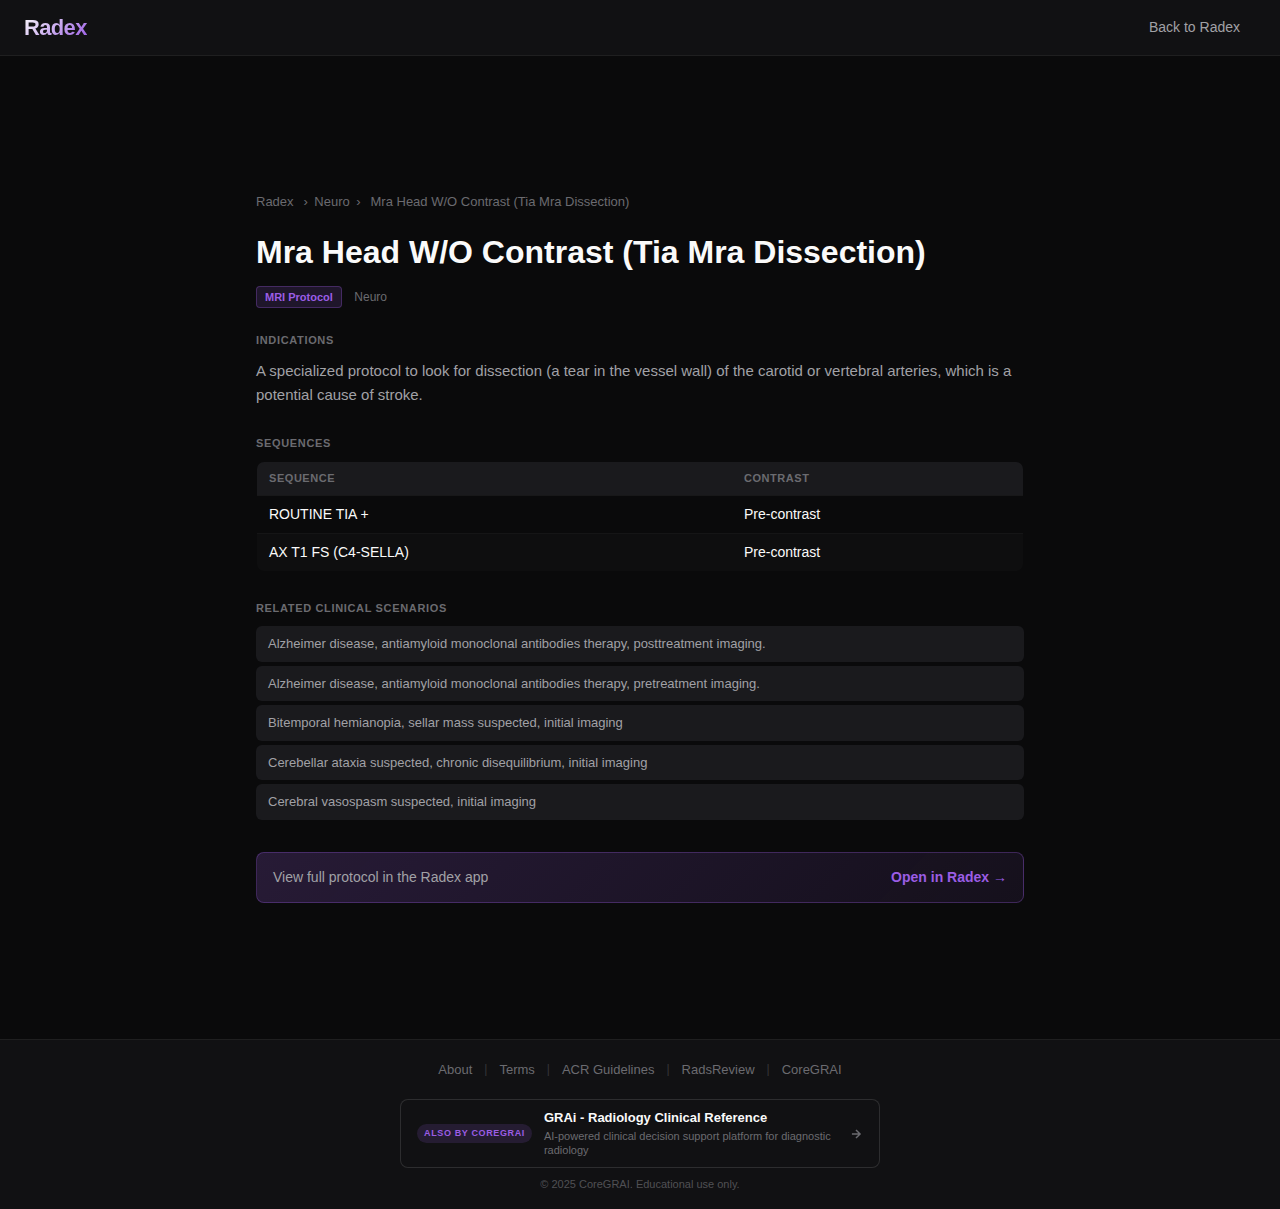
<file: protocols/mra-head-wo-contrast/index.html>
<!DOCTYPE html>
<html lang="en">
<head>
  <meta charset="UTF-8">
  <meta name="viewport" content="width=device-width, initial-scale=1.0">
  <title>Mra Head W/O Contrast (Tia Mra Dissection) Protocol - Sequences & Indications | Radex</title>
  <meta name="description" content="A specialized protocol to look for dissection (a tear in the vessel wall) of the carotid or vertebral arteries, which is a potential cause of stroke.">
  <meta name="robots" content="index, follow">
  <meta name="author" content="CoreGRAI">
  <link rel="canonical" href="https://www.protocolinfo.com/protocols/mra-head-wo-contrast/">
  <meta property="og:type" content="website">
  <meta property="og:title" content="Mra Head W/O Contrast (Tia Mra Dissection) Protocol - Sequences & Indications | Radex">
  <meta property="og:description" content="A specialized protocol to look for dissection (a tear in the vessel wall) of the carotid or vertebral arteries, which is a potential cause of stroke.">
  <meta property="og:url" content="https://www.protocolinfo.com/protocols/mra-head-wo-contrast/">
  <meta property="og:site_name" content="Radex">
  <meta name="twitter:card" content="summary">
  <meta name="twitter:title" content="Mra Head W/O Contrast (Tia Mra Dissection) Protocol - Sequences & Indications | Radex">
  <meta name="twitter:description" content="A specialized protocol to look for dissection (a tear in the vessel wall) of the carotid or vertebral arteries, which is a potential cause of stroke.">
  <meta name="theme-color" content="#9B5DE5">
  <link rel="stylesheet" href="/css/main.css?v=20260324a">
  <link rel="manifest" href="/manifest.json">
  <script type="application/ld+json">
{
  "@context": "https://schema.org",
  "@type": "MedicalWebPage",
  "name": "Mra Head W/O Contrast (Tia Mra Dissection) Protocol",
  "url": "https://www.protocolinfo.com/protocols/mra-head-wo-contrast/",
  "specialty": {
    "@type": "MedicalSpecialty",
    "name": "Radiology"
  },
  "medicalAudience": {
    "@type": "MedicalAudience",
    "audienceType": "Clinician"
  },
  "isPartOf": {
    "@type": "WebSite",
    "name": "Radex",
    "url": "https://www.protocolinfo.com"
  }
}
  </script>
</head>
<body>
  <div class="app">
    <header class="header" role="banner">
  <div class="header-brand">
    <a href="https://www.protocolinfo.com/" style="text-decoration:none;">
      <span class="brand-text">Radex</span>
    </a>
  </div>
  <nav class="header-nav" role="navigation" aria-label="Main navigation">
    <a href="https://www.protocolinfo.com/" class="nav-link">Back to Radex</a>
  </nav>
</header>
    <main class="main">
      <section class="anatomy-section">
        <div style="max-width:800px;margin:0 auto;padding:2rem 1rem;">
  <nav class="static-breadcrumb" aria-label="Breadcrumb">
  <a href="/">Radex</a>
  <span class="static-breadcrumb-sep">&rsaquo;</span><a href="/regions/neuro/">Neuro</a><span class="static-breadcrumb-sep">&rsaquo;</span>
  <span>Mra Head W/O Contrast (Tia Mra Dissection)</span>
</nav>
  <h1 style="margin-bottom:0.5rem;">Mra Head W/O Contrast (Tia Mra Dissection)</h1>
  <div style="margin-bottom:1.5rem;">
    <span class="protocol-type-badge">MRI Protocol</span>
    <span class="protocol-region-tag">Neuro</span>
  </div>

  <h2 class="static-section-label">Indications</h2>
  <p style="color:var(--text-secondary);font-size:0.9375rem;line-height:1.6;margin-bottom:1.75rem;">A specialized protocol to look for dissection (a tear in the vessel wall) of the carotid or vertebral arteries, which is a potential cause of stroke.</p>

  <h2 class="static-section-label">Sequences</h2>
  <table class="sequence-table">
  <thead>
    <tr><th>Sequence</th><th>Contrast</th></tr>
  </thead>
  <tbody>
    <tr><td>ROUTINE TIA +</td><td>Pre-contrast</td></tr>
    <tr><td>AX T1 FS (C4-SELLA)</td><td>Pre-contrast</td></tr>
  </tbody>
</table>

  <h2 class="static-section-label" style="margin-top:1.75rem;">Related Clinical Scenarios</h2>
<div>
<div class="scenario-pill">Alzheimer disease, antiamyloid monoclonal antibodies therapy, posttreatment imaging.</div>
<div class="scenario-pill">Alzheimer disease, antiamyloid monoclonal antibodies therapy, pretreatment imaging.</div>
<div class="scenario-pill">Bitemporal hemianopia, sellar mass suspected, initial imaging</div>
<div class="scenario-pill">Cerebellar ataxia suspected, chronic disequilibrium, initial imaging</div>
<div class="scenario-pill">Cerebral vasospasm suspected, initial imaging</div>
</div>

  <a href="https://www.protocolinfo.com/#protocols" class="protocol-cta">
    <span class="protocol-cta-label">View full protocol in the Radex app</span>
    <span class="protocol-cta-action">Open in Radex &rarr;</span>
  </a>
</div>
      </section>
    </main>
    <footer class="site-footer" role="contentinfo">
  <div class="footer-content">
    <div class="footer-links">
      <a href="/about/" class="footer-link">About</a>
      <span class="footer-divider">|</span>
      <a href="/privacy-policy.html" class="footer-link">Terms</a>
      <span class="footer-divider">|</span>
      <a href="https://www.acr.org/Clinical-Resources/Clinical-Tools-and-Reference/Appropriateness-Criteria" target="_blank" rel="noopener" class="footer-link">ACR Guidelines</a>
      <span class="footer-divider">|</span>
      <a href="https://www.radsreview.net" target="_blank" rel="noopener" class="footer-link">RadsReview</a>
      <span class="footer-divider">|</span>
      <a href="https://coregrai.com" target="_blank" rel="noopener" class="footer-link">CoreGRAI</a>
    </div>
    <div class="footer-promo">
      <a href="https://coregrai.com" target="_blank" rel="noopener" class="footer-promo-card">
        <span class="footer-promo-badge">Also by CoreGRAI</span>
        <div class="footer-promo-text">
          <p class="footer-promo-title">GRAi - Radiology Clinical Reference</p>
          <p class="footer-promo-desc">AI-powered clinical decision support platform for diagnostic radiology</p>
        </div>
        <svg class="footer-promo-arrow" width="14" height="14" viewBox="0 0 24 24" fill="none" stroke="currentColor" stroke-width="2.5" aria-hidden="true">
          <path d="M5 12h14M12 5l7 7-7 7"/>
        </svg>
      </a>
    </div>
    <p class="footer-copyright">&copy; 2025 CoreGRAI. Educational use only.</p>
  </div>
</footer>
  </div>
</body>
</html>
</file>
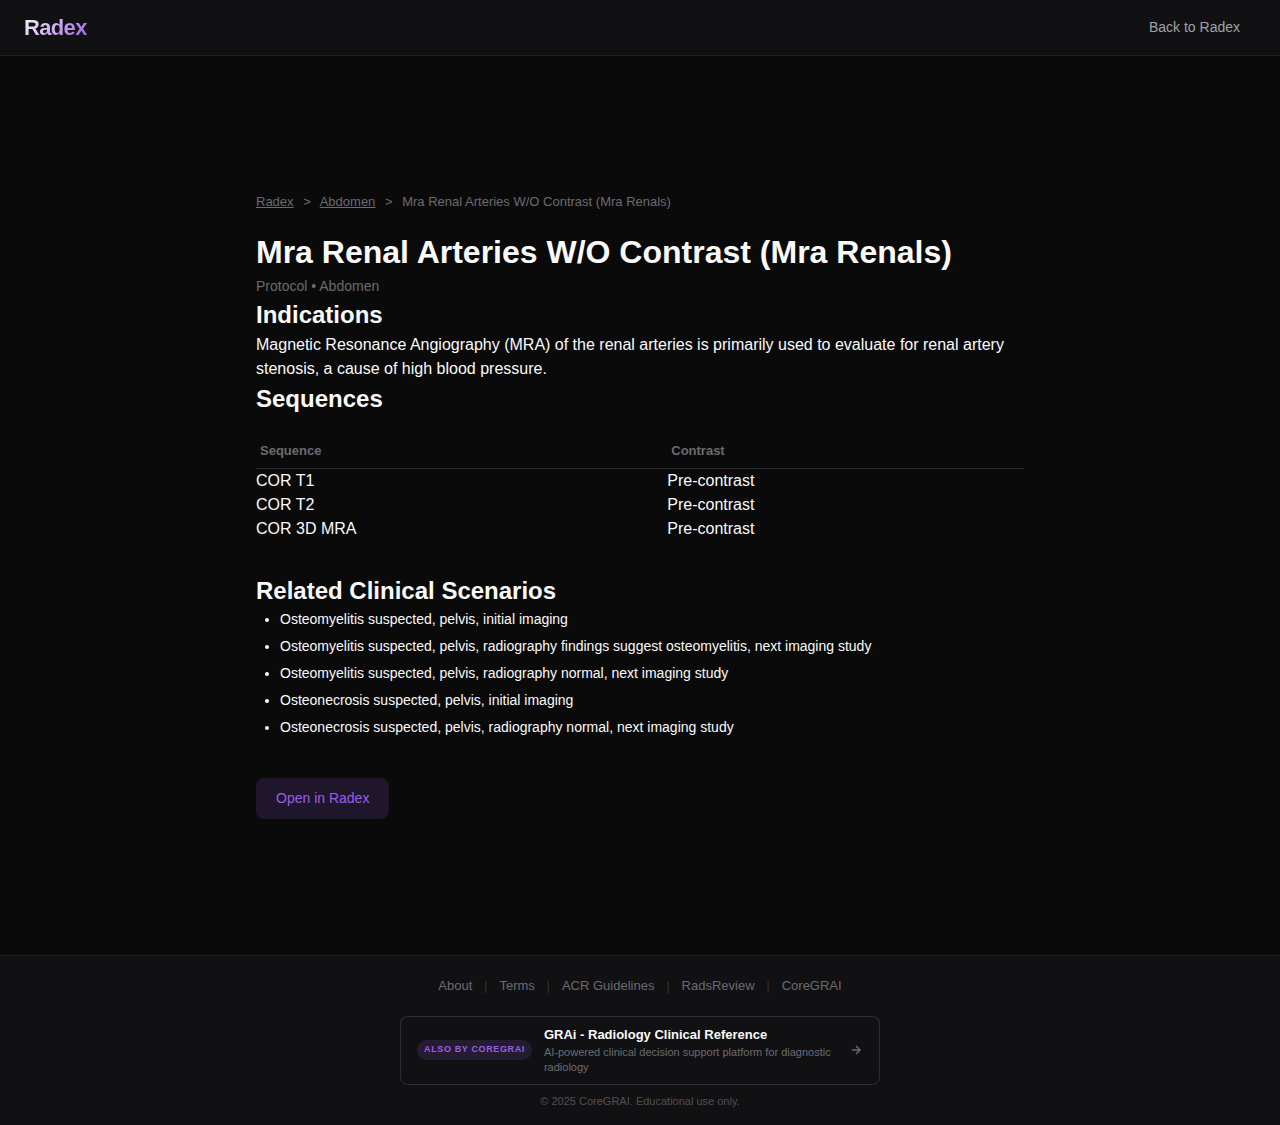
<file: protocols/mra-renal-arteries-wo-contrast/index.html>
<!DOCTYPE html>
<html lang="en">
<head>
  <meta charset="UTF-8">
  <meta name="viewport" content="width=device-width, initial-scale=1.0">
  <title>Mra Renal Arteries W/O Contrast (Mra Renals) Protocol - Sequences & Indications | Radex</title>
  <meta name="description" content="Magnetic Resonance Angiography (MRA) of the renal arteries is primarily used to evaluate for renal artery stenosis, a cause of high blood pressure.">
  <meta name="robots" content="index, follow">
  <meta name="author" content="CoreGRAI">
  <link rel="canonical" href="https://www.protocolinfo.com/protocols/mra-renal-arteries-wo-contrast/">
  <meta property="og:type" content="website">
  <meta property="og:title" content="Mra Renal Arteries W/O Contrast (Mra Renals) Protocol - Sequences & Indications | Radex">
  <meta property="og:description" content="Magnetic Resonance Angiography (MRA) of the renal arteries is primarily used to evaluate for renal artery stenosis, a cause of high blood pressure.">
  <meta property="og:url" content="https://www.protocolinfo.com/protocols/mra-renal-arteries-wo-contrast/">
  <meta property="og:site_name" content="Radex">
  <meta name="twitter:card" content="summary">
  <meta name="twitter:title" content="Mra Renal Arteries W/O Contrast (Mra Renals) Protocol - Sequences & Indications | Radex">
  <meta name="twitter:description" content="Magnetic Resonance Angiography (MRA) of the renal arteries is primarily used to evaluate for renal artery stenosis, a cause of high blood pressure.">
  <meta name="theme-color" content="#9B5DE5">
  <link rel="stylesheet" href="/css/main.css?v=20260323a">
  <link rel="manifest" href="/manifest.json">
  <script type="application/ld+json">
{
  "@context": "https://schema.org",
  "@type": "MedicalWebPage",
  "name": "Mra Renal Arteries W/O Contrast (Mra Renals) Protocol",
  "url": "https://www.protocolinfo.com/protocols/mra-renal-arteries-wo-contrast/",
  "specialty": {
    "@type": "MedicalSpecialty",
    "name": "Radiology"
  },
  "medicalAudience": {
    "@type": "MedicalAudience",
    "audienceType": "Clinician"
  },
  "isPartOf": {
    "@type": "WebSite",
    "name": "Radex",
    "url": "https://www.protocolinfo.com"
  }
}
  </script>
</head>
<body>
  <div class="app">
    <header class="header" role="banner">
  <div class="header-brand">
    <a href="https://www.protocolinfo.com/" style="text-decoration:none;">
      <span class="brand-text">Radex</span>
    </a>
  </div>
  <nav class="header-nav" role="navigation" aria-label="Main navigation">
    <a href="https://www.protocolinfo.com/" class="nav-link">Back to Radex</a>
  </nav>
</header>
    <main class="main">
      <section class="anatomy-section">
        <div style="max-width:800px;margin:0 auto;padding:2rem 1rem;">
  <nav class="breadcrumb" aria-label="Breadcrumb" style="font-size:13px;color:var(--text-muted);margin-bottom:1rem;">
  <a href="/" style="color:var(--text-muted)">Radex</a>
  <span style="margin:0 6px">></span>
  <a href="/regions/abdomen/" style="color:var(--text-muted)">Abdomen</a>
  <span style="margin:0 6px">></span>
  <span>Mra Renal Arteries W/O Contrast (Mra Renals)</span>
</nav>
  <h1>Mra Renal Arteries W/O Contrast (Mra Renals)</h1>
  <p style="color:var(--text-muted);font-size:14px;">Protocol &bull; Abdomen</p>

  <h2>Indications</h2>
  <p>Magnetic Resonance Angiography (MRA) of the renal arteries is primarily used to evaluate for renal artery stenosis, a cause of high blood pressure.</p>

  <h2>Sequences</h2>
  <table style="width:100%;border-collapse:collapse;margin:1rem 0;">
  <thead>
    <tr style="border-bottom:1px solid var(--border);">
      <th style="text-align:left;padding:8px 4px;color:var(--text-muted);font-size:13px;">Sequence</th>
      <th style="text-align:left;padding:8px 4px;color:var(--text-muted);font-size:13px;">Contrast</th>
    </tr>
  </thead>
  <tbody>
<tr><td>COR T1</td><td>Pre-contrast</td></tr>
<tr><td>COR T2</td><td>Pre-contrast</td></tr>
<tr><td>COR 3D MRA</td><td>Pre-contrast</td></tr>
  </tbody>
</table>

  <h2 style="margin-top:2rem;">Related Clinical Scenarios</h2>
<ul style="padding-left:1.5rem;">
<li style='margin-bottom:6px;font-size:14px;'>Osteomyelitis suspected, pelvis, initial imaging</li><li style='margin-bottom:6px;font-size:14px;'>Osteomyelitis suspected, pelvis, radiography findings suggest osteomyelitis, next imaging study</li><li style='margin-bottom:6px;font-size:14px;'>Osteomyelitis suspected, pelvis, radiography normal, next imaging study</li><li style='margin-bottom:6px;font-size:14px;'>Osteonecrosis suspected, pelvis, initial imaging</li><li style='margin-bottom:6px;font-size:14px;'>Osteonecrosis suspected, pelvis, radiography normal, next imaging study</li>
</ul>

  <div style="margin-top:2.5rem;">
    <a href="https://www.protocolinfo.com/#protocols" class="nav-link active" style="display:inline-block;padding:10px 20px;border-radius:8px;">
      Open in Radex
    </a>
  </div>
</div>
      </section>
    </main>
    <footer class="site-footer" role="contentinfo">
  <div class="footer-content">
    <div class="footer-links">
      <a href="/about/" class="footer-link">About</a>
      <span class="footer-divider">|</span>
      <a href="/privacy-policy.html" class="footer-link">Terms</a>
      <span class="footer-divider">|</span>
      <a href="https://www.acr.org/Clinical-Resources/Clinical-Tools-and-Reference/Appropriateness-Criteria" target="_blank" rel="noopener" class="footer-link">ACR Guidelines</a>
      <span class="footer-divider">|</span>
      <a href="https://www.radsreview.net" target="_blank" rel="noopener" class="footer-link">RadsReview</a>
      <span class="footer-divider">|</span>
      <a href="https://coregrai.com" target="_blank" rel="noopener" class="footer-link">CoreGRAI</a>
    </div>
    <div class="footer-promo">
      <a href="https://coregrai.com" target="_blank" rel="noopener" class="footer-promo-card">
        <span class="footer-promo-badge">Also by CoreGRAI</span>
        <div class="footer-promo-text">
          <p class="footer-promo-title">GRAi - Radiology Clinical Reference</p>
          <p class="footer-promo-desc">AI-powered clinical decision support platform for diagnostic radiology</p>
        </div>
        <svg class="footer-promo-arrow" width="14" height="14" viewBox="0 0 24 24" fill="none" stroke="currentColor" stroke-width="2.5" aria-hidden="true">
          <path d="M5 12h14M12 5l7 7-7 7"/>
        </svg>
      </a>
    </div>
    <p class="footer-copyright">&copy; 2025 CoreGRAI. Educational use only.</p>
  </div>
</footer>
  </div>
</body>
</html>
</file>
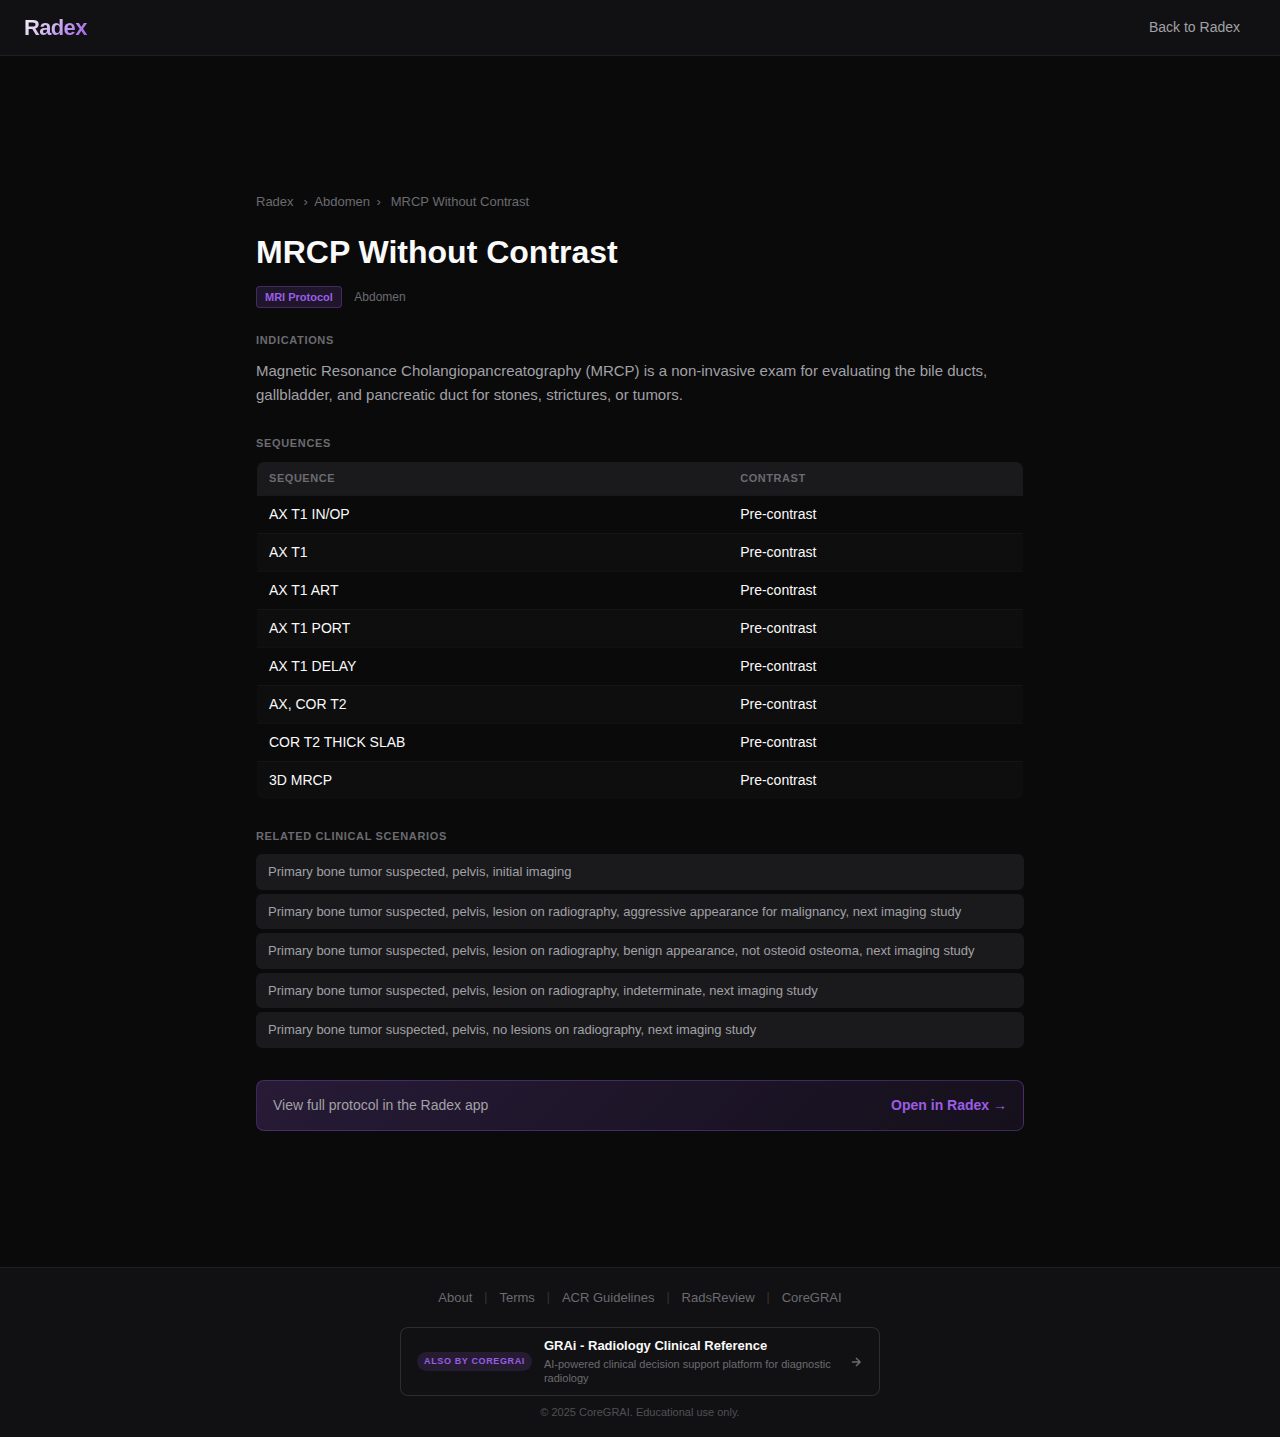
<file: protocols/mrcp-wo-contrast/index.html>
<!DOCTYPE html>
<html lang="en">
<head>
  <meta charset="UTF-8">
  <meta name="viewport" content="width=device-width, initial-scale=1.0">
  <title>MRCP Without Contrast Protocol - Sequences & Indications | Radex</title>
  <meta name="description" content="Magnetic Resonance Cholangiopancreatography (MRCP) is a non-invasive exam for evaluating the bile ducts, gallbladder, and pancreatic duct for stones, stric">
  <meta name="robots" content="index, follow">
  <meta name="author" content="Patrick Matulich, DO - CoreGRAI">
  <link rel="canonical" href="https://www.protocolinfo.com/protocols/mrcp-wo-contrast/">
  <meta property="og:type" content="website">
  <meta property="og:title" content="MRCP Without Contrast Protocol - Sequences & Indications | Radex">
  <meta property="og:description" content="Magnetic Resonance Cholangiopancreatography (MRCP) is a non-invasive exam for evaluating the bile ducts, gallbladder, and pancreatic duct for stones, stric">
  <meta property="og:url" content="https://www.protocolinfo.com/protocols/mrcp-wo-contrast/">
  <meta property="og:site_name" content="Radex">
  <meta name="twitter:card" content="summary">
  <meta name="twitter:title" content="MRCP Without Contrast Protocol - Sequences & Indications | Radex">
  <meta name="twitter:description" content="Magnetic Resonance Cholangiopancreatography (MRCP) is a non-invasive exam for evaluating the bile ducts, gallbladder, and pancreatic duct for stones, stric">
  <meta name="theme-color" content="#9B5DE5">
  <link rel="stylesheet" href="/css/main.css?v=20260324a">
  <link rel="manifest" href="/manifest.json">
  <script type="application/ld+json">
{
  "@context": "https://schema.org",
  "@type": "MedicalWebPage",
  "name": "MRCP Without Contrast Protocol",
  "url": "https://www.protocolinfo.com/protocols/mrcp-wo-contrast/",
  "specialty": {
    "@type": "MedicalSpecialty",
    "name": "Radiology"
  },
  "medicalAudience": {
    "@type": "MedicalAudience",
    "audienceType": "Clinician"
  },
  "author": {
    "@type": "Person",
    "name": "Patrick Matulich",
    "honorificSuffix": "DO",
    "jobTitle": "Radiology Resident"
  },
  "isPartOf": {
    "@type": "WebSite",
    "name": "Radex",
    "url": "https://www.protocolinfo.com"
  }
}
  </script>
</head>
<body>
  <div class="app">
    <header class="header" role="banner">
  <div class="header-brand">
    <a href="https://www.protocolinfo.com/" style="text-decoration:none;">
      <span class="brand-text">Radex</span>
    </a>
  </div>
  <nav class="header-nav" role="navigation" aria-label="Main navigation">
    <a href="https://www.protocolinfo.com/" class="nav-link">Back to Radex</a>
  </nav>
</header>
    <main class="main">
      <section class="anatomy-section">
        <div style="max-width:800px;margin:0 auto;padding:2rem 1rem;">
  <nav class="static-breadcrumb" aria-label="Breadcrumb">
  <a href="/">Radex</a>
  <span class="static-breadcrumb-sep">&rsaquo;</span><a href="/regions/abdomen/">Abdomen</a><span class="static-breadcrumb-sep">&rsaquo;</span>
  <span>MRCP Without Contrast</span>
</nav>
  <h1 style="margin-bottom:0.5rem;">MRCP Without Contrast</h1>
  <div style="margin-bottom:1.5rem;">
    <span class="protocol-type-badge">MRI Protocol</span>
    <span class="protocol-region-tag">Abdomen</span>
  </div>

  <h2 class="static-section-label">Indications</h2>
  <p style="color:var(--text-secondary);font-size:0.9375rem;line-height:1.6;margin-bottom:1.75rem;">Magnetic Resonance Cholangiopancreatography (MRCP) is a non-invasive exam for evaluating the bile ducts, gallbladder, and pancreatic duct for stones, strictures, or tumors.</p>

  <h2 class="static-section-label">Sequences</h2>
  <table class="sequence-table">
  <thead>
    <tr><th>Sequence</th><th>Contrast</th></tr>
  </thead>
  <tbody>
    <tr><td>AX T1 IN/OP</td><td>Pre-contrast</td></tr>
    <tr><td>AX T1</td><td>Pre-contrast</td></tr>
    <tr><td>AX T1 ART</td><td>Pre-contrast</td></tr>
    <tr><td>AX T1 PORT</td><td>Pre-contrast</td></tr>
    <tr><td>AX T1 DELAY</td><td>Pre-contrast</td></tr>
    <tr><td>AX, COR T2</td><td>Pre-contrast</td></tr>
    <tr><td>COR T2 THICK SLAB</td><td>Pre-contrast</td></tr>
    <tr><td>3D MRCP</td><td>Pre-contrast</td></tr>
  </tbody>
</table>

  <h2 class="static-section-label" style="margin-top:1.75rem;">Related Clinical Scenarios</h2>
<div>
<div class="scenario-pill">Primary bone tumor suspected, pelvis, initial imaging</div>
<div class="scenario-pill">Primary bone tumor suspected, pelvis, lesion on radiography, aggressive appearance for malignancy, next imaging study</div>
<div class="scenario-pill">Primary bone tumor suspected, pelvis, lesion on radiography, benign appearance, not osteoid osteoma, next imaging study</div>
<div class="scenario-pill">Primary bone tumor suspected, pelvis, lesion on radiography, indeterminate, next imaging study</div>
<div class="scenario-pill">Primary bone tumor suspected, pelvis, no lesions on radiography, next imaging study</div>
</div>

  <a href="https://www.protocolinfo.com/#protocols" class="protocol-cta">
    <span class="protocol-cta-label">View full protocol in the Radex app</span>
    <span class="protocol-cta-action">Open in Radex &rarr;</span>
  </a>
</div>
      </section>
    </main>
    <footer class="site-footer" role="contentinfo">
  <div class="footer-content">
    <div class="footer-links">
      <a href="/about/" class="footer-link">About</a>
      <span class="footer-divider">|</span>
      <a href="/privacy-policy.html" class="footer-link">Terms</a>
      <span class="footer-divider">|</span>
      <a href="https://www.acr.org/Clinical-Resources/Clinical-Tools-and-Reference/Appropriateness-Criteria" target="_blank" rel="noopener" class="footer-link">ACR Guidelines</a>
      <span class="footer-divider">|</span>
      <a href="https://www.radsreview.net" target="_blank" rel="noopener" class="footer-link">RadsReview</a>
      <span class="footer-divider">|</span>
      <a href="https://coregrai.com" target="_blank" rel="noopener" class="footer-link">CoreGRAI</a>
    </div>
    <div class="footer-promo">
      <a href="https://coregrai.com" target="_blank" rel="noopener" class="footer-promo-card">
        <span class="footer-promo-badge">Also by CoreGRAI</span>
        <div class="footer-promo-text">
          <p class="footer-promo-title">GRAi - Radiology Clinical Reference</p>
          <p class="footer-promo-desc">AI-powered clinical decision support platform for diagnostic radiology</p>
        </div>
        <svg class="footer-promo-arrow" width="14" height="14" viewBox="0 0 24 24" fill="none" stroke="currentColor" stroke-width="2.5" aria-hidden="true">
          <path d="M5 12h14M12 5l7 7-7 7"/>
        </svg>
      </a>
    </div>
    <p class="footer-copyright">&copy; 2025 CoreGRAI. Educational use only.</p>
  </div>
</footer>
  </div>
</body>
</html>
</file>
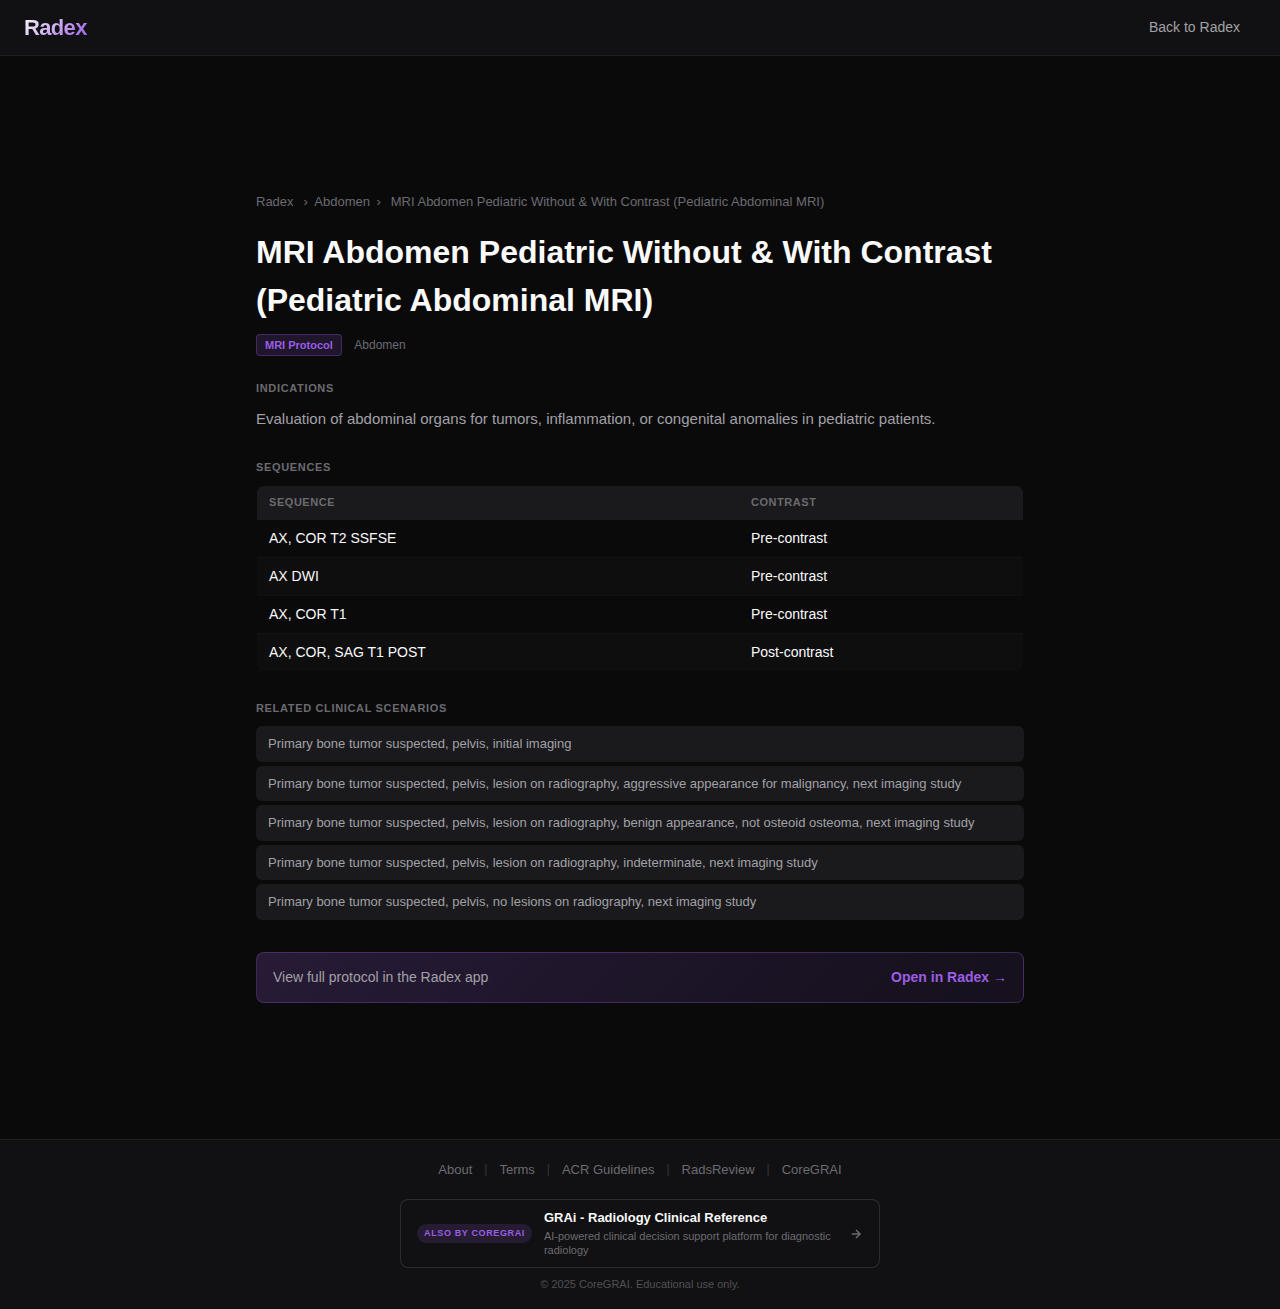
<file: protocols/mri-abdomen-pediatric-wo-and-w-contrast/index.html>
<!DOCTYPE html>
<html lang="en">
<head>
  <meta charset="UTF-8">
  <meta name="viewport" content="width=device-width, initial-scale=1.0">
  <title>MRI Abdomen Pediatric Without & With Contrast (Pediatric Abdominal MRI) Protocol - Sequences & Indications | Radex</title>
  <meta name="description" content="Evaluation of abdominal organs for tumors, inflammation, or congenital anomalies in pediatric patients.">
  <meta name="robots" content="index, follow">
  <meta name="author" content="Patrick Matulich, DO - CoreGRAI">
  <link rel="canonical" href="https://www.protocolinfo.com/protocols/mri-abdomen-pediatric-wo-and-w-contrast/">
  <meta property="og:type" content="website">
  <meta property="og:title" content="MRI Abdomen Pediatric Without & With Contrast (Pediatric Abdominal MRI) Protocol - Sequences & Indications | Radex">
  <meta property="og:description" content="Evaluation of abdominal organs for tumors, inflammation, or congenital anomalies in pediatric patients.">
  <meta property="og:url" content="https://www.protocolinfo.com/protocols/mri-abdomen-pediatric-wo-and-w-contrast/">
  <meta property="og:site_name" content="Radex">
  <meta name="twitter:card" content="summary">
  <meta name="twitter:title" content="MRI Abdomen Pediatric Without & With Contrast (Pediatric Abdominal MRI) Protocol - Sequences & Indications | Radex">
  <meta name="twitter:description" content="Evaluation of abdominal organs for tumors, inflammation, or congenital anomalies in pediatric patients.">
  <meta name="theme-color" content="#9B5DE5">
  <link rel="stylesheet" href="/css/main.css?v=20260324a">
  <link rel="manifest" href="/manifest.json">
  <script type="application/ld+json">
{
  "@context": "https://schema.org",
  "@type": "MedicalWebPage",
  "name": "MRI Abdomen Pediatric Without & With Contrast (Pediatric Abdominal MRI) Protocol",
  "url": "https://www.protocolinfo.com/protocols/mri-abdomen-pediatric-wo-and-w-contrast/",
  "specialty": {
    "@type": "MedicalSpecialty",
    "name": "Radiology"
  },
  "medicalAudience": {
    "@type": "MedicalAudience",
    "audienceType": "Clinician"
  },
  "author": {
    "@type": "Person",
    "name": "Patrick Matulich",
    "honorificSuffix": "DO",
    "jobTitle": "Radiology Resident"
  },
  "isPartOf": {
    "@type": "WebSite",
    "name": "Radex",
    "url": "https://www.protocolinfo.com"
  }
}
  </script>
</head>
<body>
  <div class="app">
    <header class="header" role="banner">
  <div class="header-brand">
    <a href="https://www.protocolinfo.com/" style="text-decoration:none;">
      <span class="brand-text">Radex</span>
    </a>
  </div>
  <nav class="header-nav" role="navigation" aria-label="Main navigation">
    <a href="https://www.protocolinfo.com/" class="nav-link">Back to Radex</a>
  </nav>
</header>
    <main class="main">
      <section class="anatomy-section">
        <div style="max-width:800px;margin:0 auto;padding:2rem 1rem;">
  <nav class="static-breadcrumb" aria-label="Breadcrumb">
  <a href="/">Radex</a>
  <span class="static-breadcrumb-sep">&rsaquo;</span><a href="/regions/abdomen/">Abdomen</a><span class="static-breadcrumb-sep">&rsaquo;</span>
  <span>MRI Abdomen Pediatric Without & With Contrast (Pediatric Abdominal MRI)</span>
</nav>
  <h1 style="margin-bottom:0.5rem;">MRI Abdomen Pediatric Without & With Contrast (Pediatric Abdominal MRI)</h1>
  <div style="margin-bottom:1.5rem;">
    <span class="protocol-type-badge">MRI Protocol</span>
    <span class="protocol-region-tag">Abdomen</span>
  </div>

  <h2 class="static-section-label">Indications</h2>
  <p style="color:var(--text-secondary);font-size:0.9375rem;line-height:1.6;margin-bottom:1.75rem;">Evaluation of abdominal organs for tumors, inflammation, or congenital anomalies in pediatric patients.</p>

  <h2 class="static-section-label">Sequences</h2>
  <table class="sequence-table">
  <thead>
    <tr><th>Sequence</th><th>Contrast</th></tr>
  </thead>
  <tbody>
    <tr><td>AX, COR T2 SSFSE</td><td>Pre-contrast</td></tr>
    <tr><td>AX DWI</td><td>Pre-contrast</td></tr>
    <tr><td>AX, COR T1</td><td>Pre-contrast</td></tr>
    <tr><td>AX, COR, SAG T1 POST</td><td>Post-contrast</td></tr>
  </tbody>
</table>

  <h2 class="static-section-label" style="margin-top:1.75rem;">Related Clinical Scenarios</h2>
<div>
<div class="scenario-pill">Primary bone tumor suspected, pelvis, initial imaging</div>
<div class="scenario-pill">Primary bone tumor suspected, pelvis, lesion on radiography, aggressive appearance for malignancy, next imaging study</div>
<div class="scenario-pill">Primary bone tumor suspected, pelvis, lesion on radiography, benign appearance, not osteoid osteoma, next imaging study</div>
<div class="scenario-pill">Primary bone tumor suspected, pelvis, lesion on radiography, indeterminate, next imaging study</div>
<div class="scenario-pill">Primary bone tumor suspected, pelvis, no lesions on radiography, next imaging study</div>
</div>

  <a href="https://www.protocolinfo.com/#protocols" class="protocol-cta">
    <span class="protocol-cta-label">View full protocol in the Radex app</span>
    <span class="protocol-cta-action">Open in Radex &rarr;</span>
  </a>
</div>
      </section>
    </main>
    <footer class="site-footer" role="contentinfo">
  <div class="footer-content">
    <div class="footer-links">
      <a href="/about/" class="footer-link">About</a>
      <span class="footer-divider">|</span>
      <a href="/privacy-policy.html" class="footer-link">Terms</a>
      <span class="footer-divider">|</span>
      <a href="https://www.acr.org/Clinical-Resources/Clinical-Tools-and-Reference/Appropriateness-Criteria" target="_blank" rel="noopener" class="footer-link">ACR Guidelines</a>
      <span class="footer-divider">|</span>
      <a href="https://www.radsreview.net" target="_blank" rel="noopener" class="footer-link">RadsReview</a>
      <span class="footer-divider">|</span>
      <a href="https://coregrai.com" target="_blank" rel="noopener" class="footer-link">CoreGRAI</a>
    </div>
    <div class="footer-promo">
      <a href="https://coregrai.com" target="_blank" rel="noopener" class="footer-promo-card">
        <span class="footer-promo-badge">Also by CoreGRAI</span>
        <div class="footer-promo-text">
          <p class="footer-promo-title">GRAi - Radiology Clinical Reference</p>
          <p class="footer-promo-desc">AI-powered clinical decision support platform for diagnostic radiology</p>
        </div>
        <svg class="footer-promo-arrow" width="14" height="14" viewBox="0 0 24 24" fill="none" stroke="currentColor" stroke-width="2.5" aria-hidden="true">
          <path d="M5 12h14M12 5l7 7-7 7"/>
        </svg>
      </a>
    </div>
    <p class="footer-copyright">&copy; 2025 CoreGRAI. Educational use only.</p>
  </div>
</footer>
  </div>
</body>
</html>
</file>
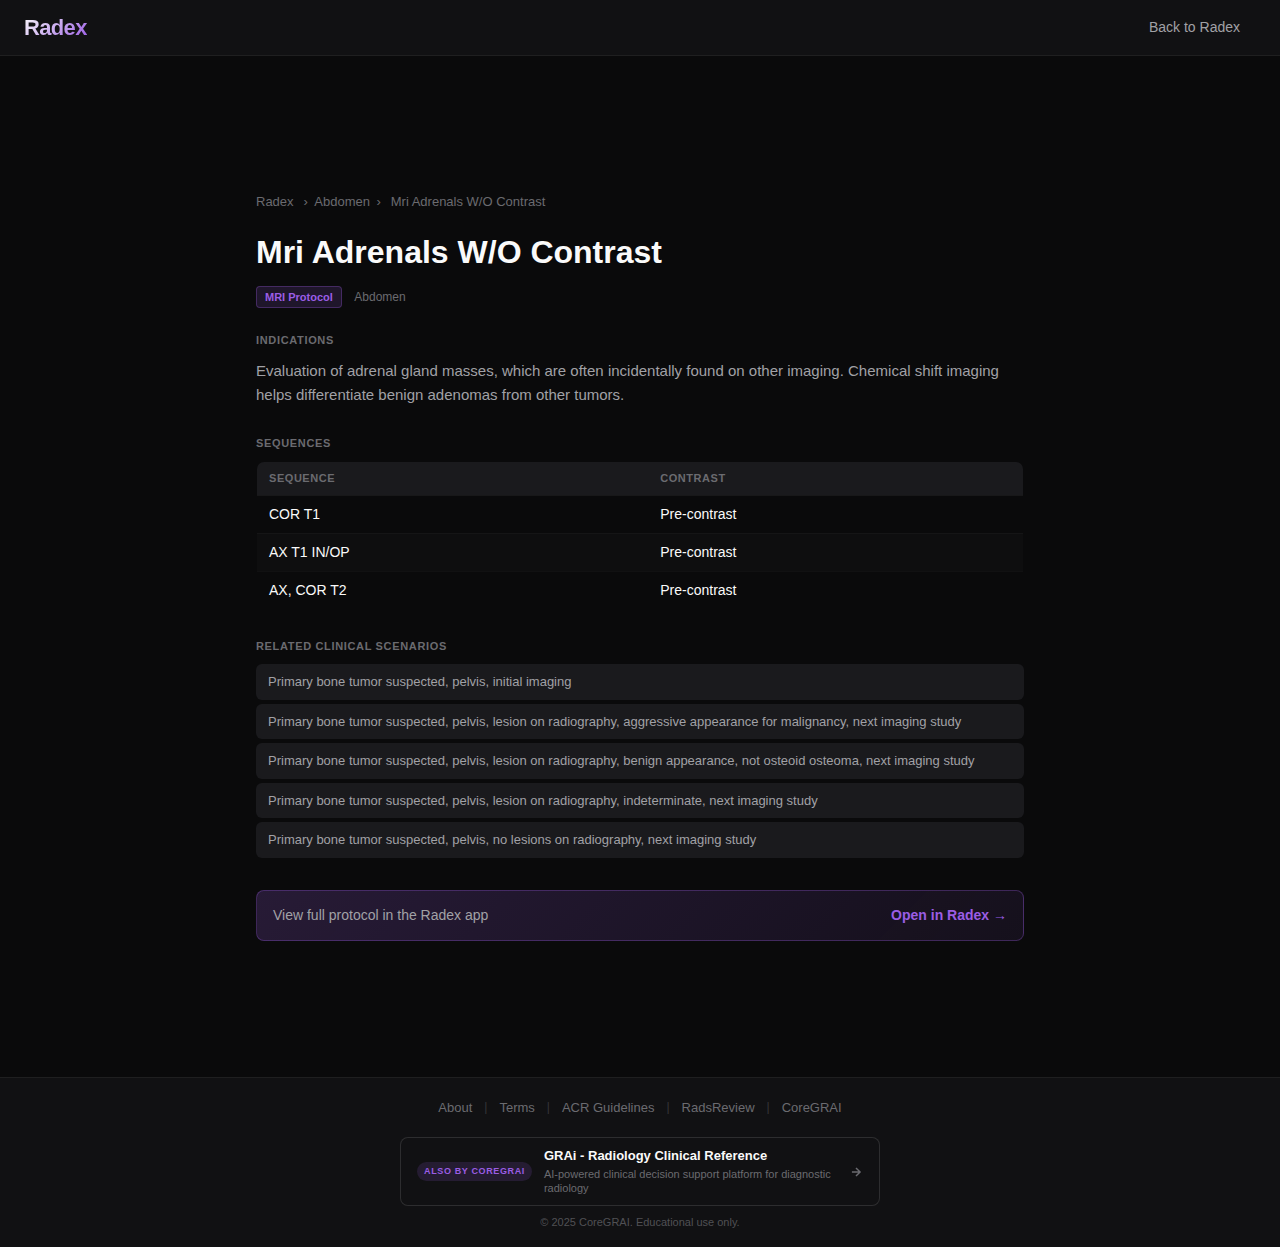
<file: protocols/mri-adrenals-wo-contrast/index.html>
<!DOCTYPE html>
<html lang="en">
<head>
  <meta charset="UTF-8">
  <meta name="viewport" content="width=device-width, initial-scale=1.0">
  <title>Mri Adrenals W/O Contrast Protocol - Sequences & Indications | Radex</title>
  <meta name="description" content="Evaluation of adrenal gland masses, which are often incidentally found on other imaging. Chemical shift imaging helps differentiate benign adenomas from ot">
  <meta name="robots" content="index, follow">
  <meta name="author" content="CoreGRAI">
  <link rel="canonical" href="https://www.protocolinfo.com/protocols/mri-adrenals-wo-contrast/">
  <meta property="og:type" content="website">
  <meta property="og:title" content="Mri Adrenals W/O Contrast Protocol - Sequences & Indications | Radex">
  <meta property="og:description" content="Evaluation of adrenal gland masses, which are often incidentally found on other imaging. Chemical shift imaging helps differentiate benign adenomas from ot">
  <meta property="og:url" content="https://www.protocolinfo.com/protocols/mri-adrenals-wo-contrast/">
  <meta property="og:site_name" content="Radex">
  <meta name="twitter:card" content="summary">
  <meta name="twitter:title" content="Mri Adrenals W/O Contrast Protocol - Sequences & Indications | Radex">
  <meta name="twitter:description" content="Evaluation of adrenal gland masses, which are often incidentally found on other imaging. Chemical shift imaging helps differentiate benign adenomas from ot">
  <meta name="theme-color" content="#9B5DE5">
  <link rel="stylesheet" href="/css/main.css?v=20260324a">
  <link rel="manifest" href="/manifest.json">
  <script type="application/ld+json">
{
  "@context": "https://schema.org",
  "@type": "MedicalWebPage",
  "name": "Mri Adrenals W/O Contrast Protocol",
  "url": "https://www.protocolinfo.com/protocols/mri-adrenals-wo-contrast/",
  "specialty": {
    "@type": "MedicalSpecialty",
    "name": "Radiology"
  },
  "medicalAudience": {
    "@type": "MedicalAudience",
    "audienceType": "Clinician"
  },
  "isPartOf": {
    "@type": "WebSite",
    "name": "Radex",
    "url": "https://www.protocolinfo.com"
  }
}
  </script>
</head>
<body>
  <div class="app">
    <header class="header" role="banner">
  <div class="header-brand">
    <a href="https://www.protocolinfo.com/" style="text-decoration:none;">
      <span class="brand-text">Radex</span>
    </a>
  </div>
  <nav class="header-nav" role="navigation" aria-label="Main navigation">
    <a href="https://www.protocolinfo.com/" class="nav-link">Back to Radex</a>
  </nav>
</header>
    <main class="main">
      <section class="anatomy-section">
        <div style="max-width:800px;margin:0 auto;padding:2rem 1rem;">
  <nav class="static-breadcrumb" aria-label="Breadcrumb">
  <a href="/">Radex</a>
  <span class="static-breadcrumb-sep">&rsaquo;</span><a href="/regions/abdomen/">Abdomen</a><span class="static-breadcrumb-sep">&rsaquo;</span>
  <span>Mri Adrenals W/O Contrast</span>
</nav>
  <h1 style="margin-bottom:0.5rem;">Mri Adrenals W/O Contrast</h1>
  <div style="margin-bottom:1.5rem;">
    <span class="protocol-type-badge">MRI Protocol</span>
    <span class="protocol-region-tag">Abdomen</span>
  </div>

  <h2 class="static-section-label">Indications</h2>
  <p style="color:var(--text-secondary);font-size:0.9375rem;line-height:1.6;margin-bottom:1.75rem;">Evaluation of adrenal gland masses, which are often incidentally found on other imaging. Chemical shift imaging helps differentiate benign adenomas from other tumors.</p>

  <h2 class="static-section-label">Sequences</h2>
  <table class="sequence-table">
  <thead>
    <tr><th>Sequence</th><th>Contrast</th></tr>
  </thead>
  <tbody>
    <tr><td>COR T1</td><td>Pre-contrast</td></tr>
    <tr><td>AX T1 IN/OP</td><td>Pre-contrast</td></tr>
    <tr><td>AX, COR T2</td><td>Pre-contrast</td></tr>
  </tbody>
</table>

  <h2 class="static-section-label" style="margin-top:1.75rem;">Related Clinical Scenarios</h2>
<div>
<div class="scenario-pill">Primary bone tumor suspected, pelvis, initial imaging</div>
<div class="scenario-pill">Primary bone tumor suspected, pelvis, lesion on radiography, aggressive appearance for malignancy, next imaging study</div>
<div class="scenario-pill">Primary bone tumor suspected, pelvis, lesion on radiography, benign appearance, not osteoid osteoma, next imaging study</div>
<div class="scenario-pill">Primary bone tumor suspected, pelvis, lesion on radiography, indeterminate, next imaging study</div>
<div class="scenario-pill">Primary bone tumor suspected, pelvis, no lesions on radiography, next imaging study</div>
</div>

  <a href="https://www.protocolinfo.com/#protocols" class="protocol-cta">
    <span class="protocol-cta-label">View full protocol in the Radex app</span>
    <span class="protocol-cta-action">Open in Radex &rarr;</span>
  </a>
</div>
      </section>
    </main>
    <footer class="site-footer" role="contentinfo">
  <div class="footer-content">
    <div class="footer-links">
      <a href="/about/" class="footer-link">About</a>
      <span class="footer-divider">|</span>
      <a href="/privacy-policy.html" class="footer-link">Terms</a>
      <span class="footer-divider">|</span>
      <a href="https://www.acr.org/Clinical-Resources/Clinical-Tools-and-Reference/Appropriateness-Criteria" target="_blank" rel="noopener" class="footer-link">ACR Guidelines</a>
      <span class="footer-divider">|</span>
      <a href="https://www.radsreview.net" target="_blank" rel="noopener" class="footer-link">RadsReview</a>
      <span class="footer-divider">|</span>
      <a href="https://coregrai.com" target="_blank" rel="noopener" class="footer-link">CoreGRAI</a>
    </div>
    <div class="footer-promo">
      <a href="https://coregrai.com" target="_blank" rel="noopener" class="footer-promo-card">
        <span class="footer-promo-badge">Also by CoreGRAI</span>
        <div class="footer-promo-text">
          <p class="footer-promo-title">GRAi - Radiology Clinical Reference</p>
          <p class="footer-promo-desc">AI-powered clinical decision support platform for diagnostic radiology</p>
        </div>
        <svg class="footer-promo-arrow" width="14" height="14" viewBox="0 0 24 24" fill="none" stroke="currentColor" stroke-width="2.5" aria-hidden="true">
          <path d="M5 12h14M12 5l7 7-7 7"/>
        </svg>
      </a>
    </div>
    <p class="footer-copyright">&copy; 2025 CoreGRAI. Educational use only.</p>
  </div>
</footer>
  </div>
</body>
</html>
</file>
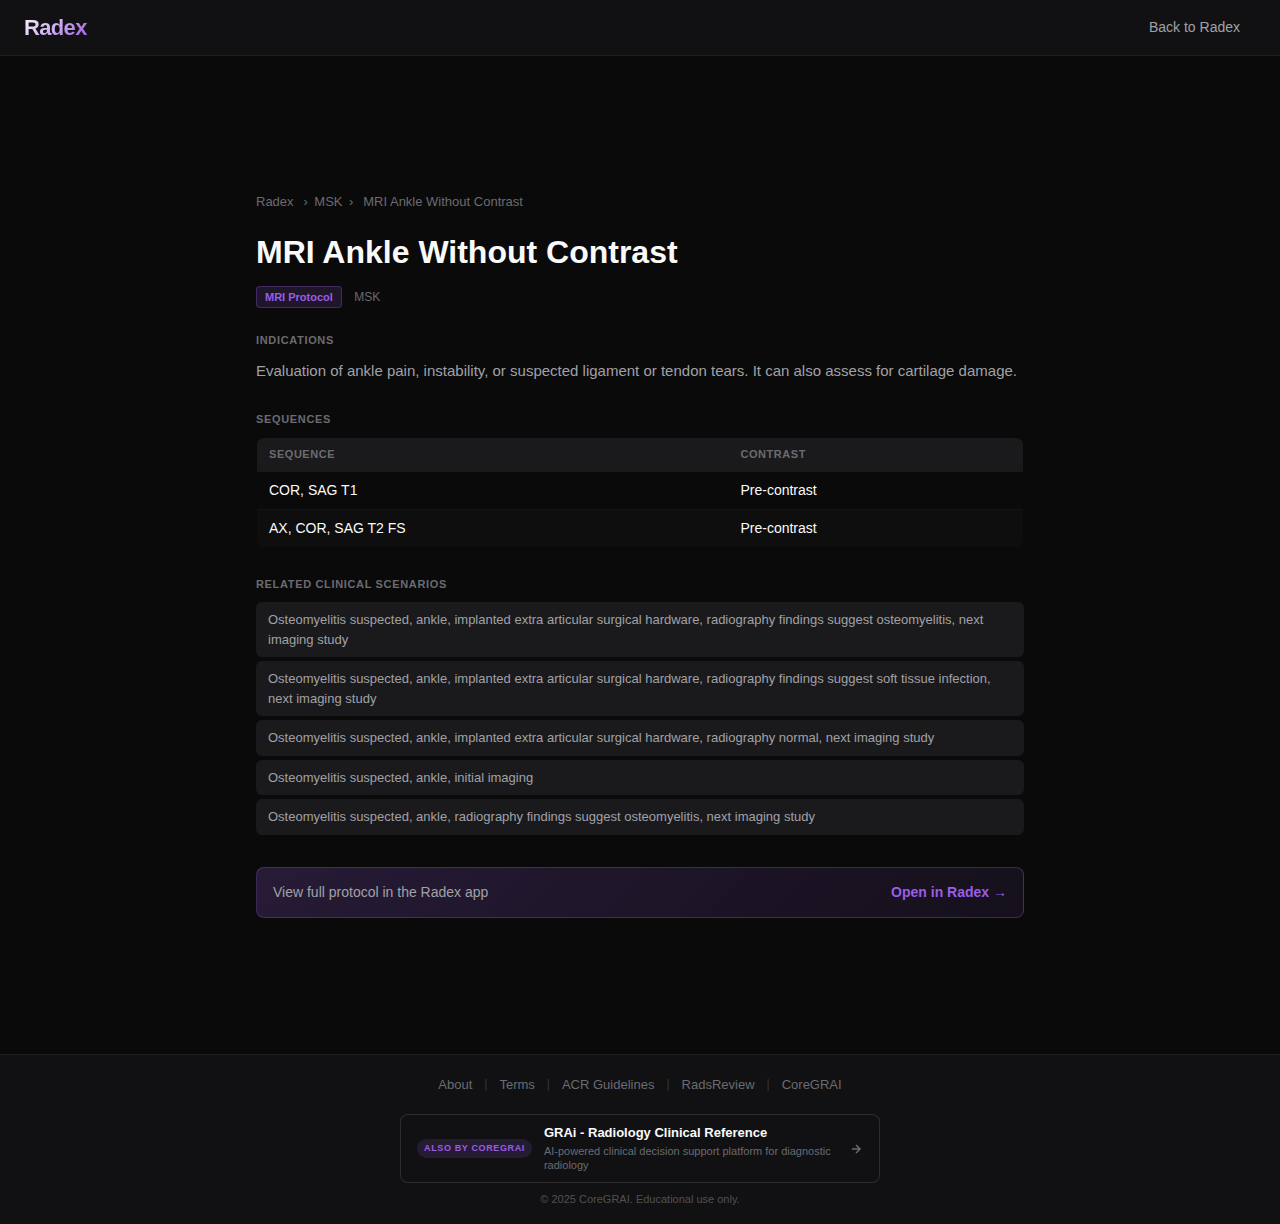
<file: protocols/mri-ankle-wo-contrast/index.html>
<!DOCTYPE html>
<html lang="en">
<head>
  <meta charset="UTF-8">
  <meta name="viewport" content="width=device-width, initial-scale=1.0">
  <title>MRI Ankle Without Contrast Protocol - Sequences & Indications | Radex</title>
  <meta name="description" content="Evaluation of ankle pain, instability, or suspected ligament or tendon tears. It can also assess for cartilage damage.">
  <meta name="robots" content="index, follow">
  <meta name="author" content="Patrick Matulich, DO - CoreGRAI">
  <link rel="canonical" href="https://www.protocolinfo.com/protocols/mri-ankle-wo-contrast/">
  <meta property="og:type" content="website">
  <meta property="og:title" content="MRI Ankle Without Contrast Protocol - Sequences & Indications | Radex">
  <meta property="og:description" content="Evaluation of ankle pain, instability, or suspected ligament or tendon tears. It can also assess for cartilage damage.">
  <meta property="og:url" content="https://www.protocolinfo.com/protocols/mri-ankle-wo-contrast/">
  <meta property="og:site_name" content="Radex">
  <meta name="twitter:card" content="summary">
  <meta name="twitter:title" content="MRI Ankle Without Contrast Protocol - Sequences & Indications | Radex">
  <meta name="twitter:description" content="Evaluation of ankle pain, instability, or suspected ligament or tendon tears. It can also assess for cartilage damage.">
  <meta name="theme-color" content="#9B5DE5">
  <link rel="stylesheet" href="/css/main.css?v=20260324a">
  <link rel="manifest" href="/manifest.json">
  <script type="application/ld+json">
{
  "@context": "https://schema.org",
  "@type": "MedicalWebPage",
  "name": "MRI Ankle Without Contrast Protocol",
  "url": "https://www.protocolinfo.com/protocols/mri-ankle-wo-contrast/",
  "specialty": {
    "@type": "MedicalSpecialty",
    "name": "Radiology"
  },
  "medicalAudience": {
    "@type": "MedicalAudience",
    "audienceType": "Clinician"
  },
  "author": {
    "@type": "Person",
    "name": "Patrick Matulich",
    "honorificSuffix": "DO",
    "jobTitle": "Radiology Resident"
  },
  "isPartOf": {
    "@type": "WebSite",
    "name": "Radex",
    "url": "https://www.protocolinfo.com"
  }
}
  </script>
</head>
<body>
  <div class="app">
    <header class="header" role="banner">
  <div class="header-brand">
    <a href="https://www.protocolinfo.com/" style="text-decoration:none;">
      <span class="brand-text">Radex</span>
    </a>
  </div>
  <nav class="header-nav" role="navigation" aria-label="Main navigation">
    <a href="https://www.protocolinfo.com/" class="nav-link">Back to Radex</a>
  </nav>
</header>
    <main class="main">
      <section class="anatomy-section">
        <div style="max-width:800px;margin:0 auto;padding:2rem 1rem;">
  <nav class="static-breadcrumb" aria-label="Breadcrumb">
  <a href="/">Radex</a>
  <span class="static-breadcrumb-sep">&rsaquo;</span><a href="/regions/msk/">MSK</a><span class="static-breadcrumb-sep">&rsaquo;</span>
  <span>MRI Ankle Without Contrast</span>
</nav>
  <h1 style="margin-bottom:0.5rem;">MRI Ankle Without Contrast</h1>
  <div style="margin-bottom:1.5rem;">
    <span class="protocol-type-badge">MRI Protocol</span>
    <span class="protocol-region-tag">MSK</span>
  </div>

  <h2 class="static-section-label">Indications</h2>
  <p style="color:var(--text-secondary);font-size:0.9375rem;line-height:1.6;margin-bottom:1.75rem;">Evaluation of ankle pain, instability, or suspected ligament or tendon tears. It can also assess for cartilage damage.</p>

  <h2 class="static-section-label">Sequences</h2>
  <table class="sequence-table">
  <thead>
    <tr><th>Sequence</th><th>Contrast</th></tr>
  </thead>
  <tbody>
    <tr><td>COR, SAG T1</td><td>Pre-contrast</td></tr>
    <tr><td>AX, COR, SAG T2 FS</td><td>Pre-contrast</td></tr>
  </tbody>
</table>

  <h2 class="static-section-label" style="margin-top:1.75rem;">Related Clinical Scenarios</h2>
<div>
<div class="scenario-pill">Osteomyelitis suspected, ankle, implanted extra articular surgical hardware, radiography findings suggest osteomyelitis, next imaging study</div>
<div class="scenario-pill">Osteomyelitis suspected, ankle, implanted extra articular surgical hardware, radiography findings suggest soft tissue infection, next imaging study</div>
<div class="scenario-pill">Osteomyelitis suspected, ankle, implanted extra articular surgical hardware, radiography normal, next imaging study</div>
<div class="scenario-pill">Osteomyelitis suspected, ankle, initial imaging</div>
<div class="scenario-pill">Osteomyelitis suspected, ankle, radiography findings suggest osteomyelitis, next imaging study</div>
</div>

  <a href="https://www.protocolinfo.com/#protocols" class="protocol-cta">
    <span class="protocol-cta-label">View full protocol in the Radex app</span>
    <span class="protocol-cta-action">Open in Radex &rarr;</span>
  </a>
</div>
      </section>
    </main>
    <footer class="site-footer" role="contentinfo">
  <div class="footer-content">
    <div class="footer-links">
      <a href="/about/" class="footer-link">About</a>
      <span class="footer-divider">|</span>
      <a href="/privacy-policy.html" class="footer-link">Terms</a>
      <span class="footer-divider">|</span>
      <a href="https://www.acr.org/Clinical-Resources/Clinical-Tools-and-Reference/Appropriateness-Criteria" target="_blank" rel="noopener" class="footer-link">ACR Guidelines</a>
      <span class="footer-divider">|</span>
      <a href="https://www.radsreview.net" target="_blank" rel="noopener" class="footer-link">RadsReview</a>
      <span class="footer-divider">|</span>
      <a href="https://coregrai.com" target="_blank" rel="noopener" class="footer-link">CoreGRAI</a>
    </div>
    <div class="footer-promo">
      <a href="https://coregrai.com" target="_blank" rel="noopener" class="footer-promo-card">
        <span class="footer-promo-badge">Also by CoreGRAI</span>
        <div class="footer-promo-text">
          <p class="footer-promo-title">GRAi - Radiology Clinical Reference</p>
          <p class="footer-promo-desc">AI-powered clinical decision support platform for diagnostic radiology</p>
        </div>
        <svg class="footer-promo-arrow" width="14" height="14" viewBox="0 0 24 24" fill="none" stroke="currentColor" stroke-width="2.5" aria-hidden="true">
          <path d="M5 12h14M12 5l7 7-7 7"/>
        </svg>
      </a>
    </div>
    <p class="footer-copyright">&copy; 2025 CoreGRAI. Educational use only.</p>
  </div>
</footer>
  </div>
</body>
</html>
</file>
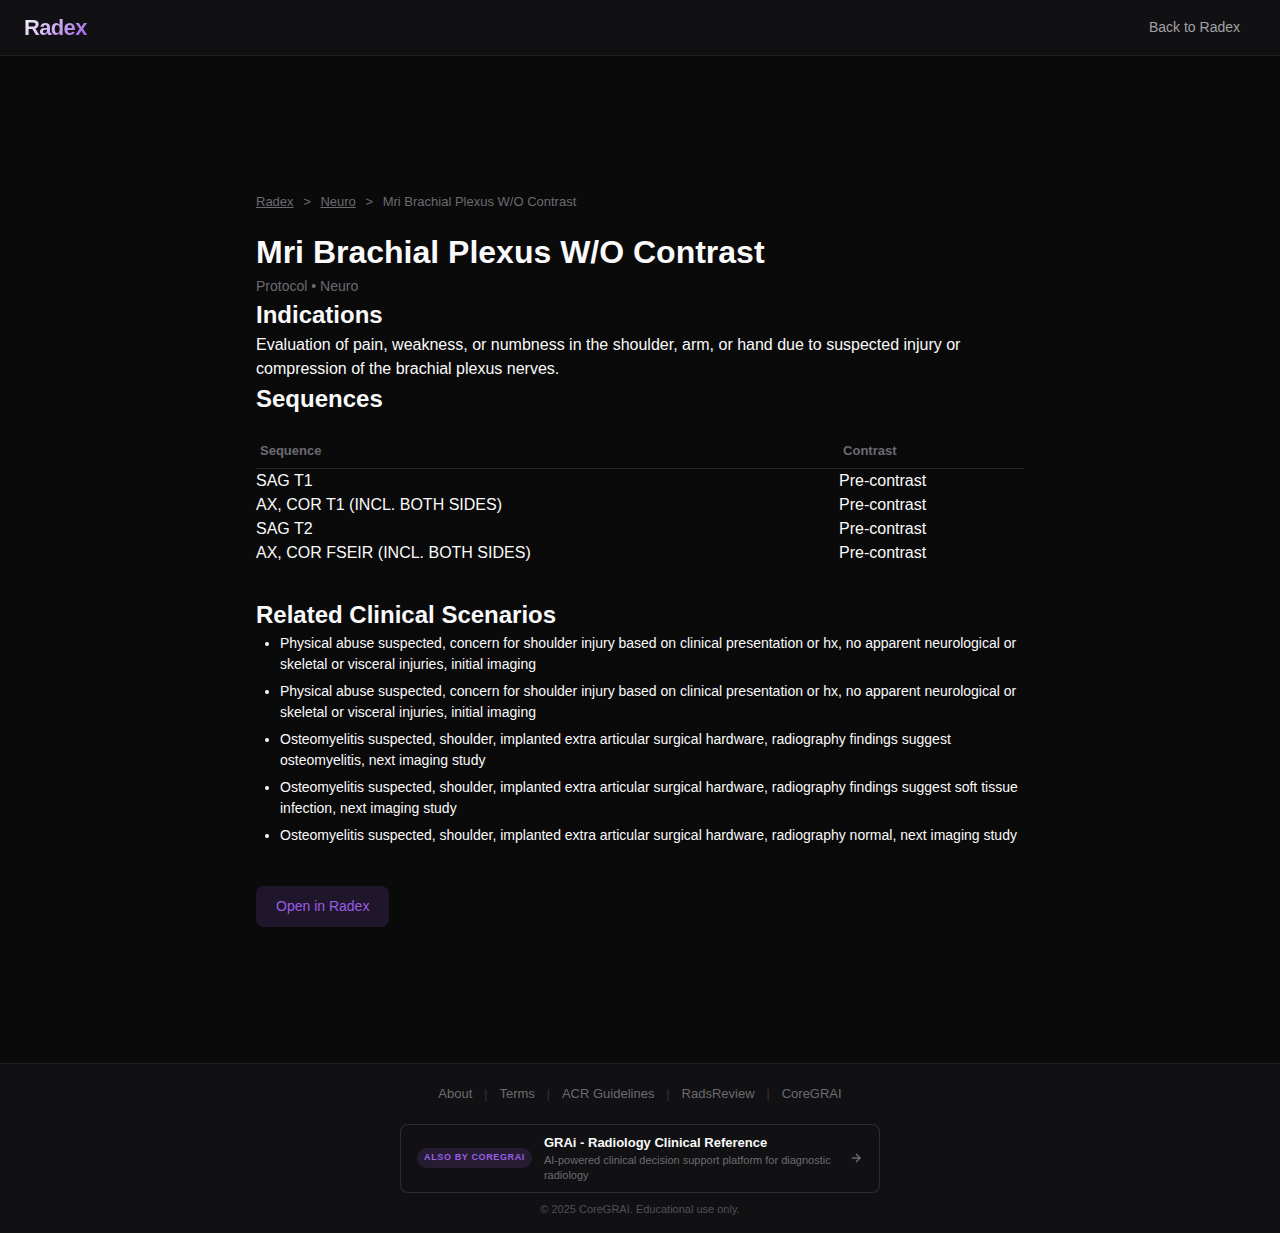
<file: protocols/mri-brachial-plexus-wo-contrast/index.html>
<!DOCTYPE html>
<html lang="en">
<head>
  <meta charset="UTF-8">
  <meta name="viewport" content="width=device-width, initial-scale=1.0">
  <title>Mri Brachial Plexus W/O Contrast Protocol - Sequences & Indications | Radex</title>
  <meta name="description" content="Evaluation of pain, weakness, or numbness in the shoulder, arm, or hand due to suspected injury or compression of the brachial plexus nerves.">
  <meta name="robots" content="index, follow">
  <meta name="author" content="CoreGRAI">
  <link rel="canonical" href="https://www.protocolinfo.com/protocols/mri-brachial-plexus-wo-contrast/">
  <meta property="og:type" content="website">
  <meta property="og:title" content="Mri Brachial Plexus W/O Contrast Protocol - Sequences & Indications | Radex">
  <meta property="og:description" content="Evaluation of pain, weakness, or numbness in the shoulder, arm, or hand due to suspected injury or compression of the brachial plexus nerves.">
  <meta property="og:url" content="https://www.protocolinfo.com/protocols/mri-brachial-plexus-wo-contrast/">
  <meta property="og:site_name" content="Radex">
  <meta name="twitter:card" content="summary">
  <meta name="twitter:title" content="Mri Brachial Plexus W/O Contrast Protocol - Sequences & Indications | Radex">
  <meta name="twitter:description" content="Evaluation of pain, weakness, or numbness in the shoulder, arm, or hand due to suspected injury or compression of the brachial plexus nerves.">
  <meta name="theme-color" content="#9B5DE5">
  <link rel="stylesheet" href="/css/main.css?v=20260323a">
  <link rel="manifest" href="/manifest.json">
  <script type="application/ld+json">
{
  "@context": "https://schema.org",
  "@type": "MedicalWebPage",
  "name": "Mri Brachial Plexus W/O Contrast Protocol",
  "url": "https://www.protocolinfo.com/protocols/mri-brachial-plexus-wo-contrast/",
  "specialty": {
    "@type": "MedicalSpecialty",
    "name": "Radiology"
  },
  "medicalAudience": {
    "@type": "MedicalAudience",
    "audienceType": "Clinician"
  },
  "isPartOf": {
    "@type": "WebSite",
    "name": "Radex",
    "url": "https://www.protocolinfo.com"
  }
}
  </script>
</head>
<body>
  <div class="app">
    <header class="header" role="banner">
  <div class="header-brand">
    <a href="https://www.protocolinfo.com/" style="text-decoration:none;">
      <span class="brand-text">Radex</span>
    </a>
  </div>
  <nav class="header-nav" role="navigation" aria-label="Main navigation">
    <a href="https://www.protocolinfo.com/" class="nav-link">Back to Radex</a>
  </nav>
</header>
    <main class="main">
      <section class="anatomy-section">
        <div style="max-width:800px;margin:0 auto;padding:2rem 1rem;">
  <nav class="breadcrumb" aria-label="Breadcrumb" style="font-size:13px;color:var(--text-muted);margin-bottom:1rem;">
  <a href="/" style="color:var(--text-muted)">Radex</a>
  <span style="margin:0 6px">></span>
  <a href="/regions/neuro/" style="color:var(--text-muted)">Neuro</a>
  <span style="margin:0 6px">></span>
  <span>Mri Brachial Plexus W/O Contrast</span>
</nav>
  <h1>Mri Brachial Plexus W/O Contrast</h1>
  <p style="color:var(--text-muted);font-size:14px;">Protocol &bull; Neuro</p>

  <h2>Indications</h2>
  <p>Evaluation of pain, weakness, or numbness in the shoulder, arm, or hand due to suspected injury or compression of the brachial plexus nerves.</p>

  <h2>Sequences</h2>
  <table style="width:100%;border-collapse:collapse;margin:1rem 0;">
  <thead>
    <tr style="border-bottom:1px solid var(--border);">
      <th style="text-align:left;padding:8px 4px;color:var(--text-muted);font-size:13px;">Sequence</th>
      <th style="text-align:left;padding:8px 4px;color:var(--text-muted);font-size:13px;">Contrast</th>
    </tr>
  </thead>
  <tbody>
<tr><td>SAG T1</td><td>Pre-contrast</td></tr>
<tr><td>AX, COR T1 (INCL. BOTH SIDES)</td><td>Pre-contrast</td></tr>
<tr><td>SAG T2</td><td>Pre-contrast</td></tr>
<tr><td>AX, COR FSEIR (INCL. BOTH SIDES)</td><td>Pre-contrast</td></tr>
  </tbody>
</table>

  <h2 style="margin-top:2rem;">Related Clinical Scenarios</h2>
<ul style="padding-left:1.5rem;">
<li style='margin-bottom:6px;font-size:14px;'>Physical abuse suspected, concern for shoulder injury based on clinical presentation or hx, no apparent neurological or skeletal or visceral injuries, initial imaging</li><li style='margin-bottom:6px;font-size:14px;'>Physical abuse suspected, concern for shoulder injury based on clinical presentation or hx, no apparent neurological or skeletal or visceral injuries, initial imaging</li><li style='margin-bottom:6px;font-size:14px;'>Osteomyelitis suspected, shoulder, implanted extra articular surgical hardware, radiography findings suggest osteomyelitis, next imaging study</li><li style='margin-bottom:6px;font-size:14px;'>Osteomyelitis suspected, shoulder, implanted extra articular surgical hardware, radiography findings suggest soft tissue infection, next imaging study</li><li style='margin-bottom:6px;font-size:14px;'>Osteomyelitis suspected, shoulder, implanted extra articular surgical hardware, radiography normal, next imaging study</li>
</ul>

  <div style="margin-top:2.5rem;">
    <a href="https://www.protocolinfo.com/#protocols" class="nav-link active" style="display:inline-block;padding:10px 20px;border-radius:8px;">
      Open in Radex
    </a>
  </div>
</div>
      </section>
    </main>
    <footer class="site-footer" role="contentinfo">
  <div class="footer-content">
    <div class="footer-links">
      <a href="/about/" class="footer-link">About</a>
      <span class="footer-divider">|</span>
      <a href="/privacy-policy.html" class="footer-link">Terms</a>
      <span class="footer-divider">|</span>
      <a href="https://www.acr.org/Clinical-Resources/Clinical-Tools-and-Reference/Appropriateness-Criteria" target="_blank" rel="noopener" class="footer-link">ACR Guidelines</a>
      <span class="footer-divider">|</span>
      <a href="https://www.radsreview.net" target="_blank" rel="noopener" class="footer-link">RadsReview</a>
      <span class="footer-divider">|</span>
      <a href="https://coregrai.com" target="_blank" rel="noopener" class="footer-link">CoreGRAI</a>
    </div>
    <div class="footer-promo">
      <a href="https://coregrai.com" target="_blank" rel="noopener" class="footer-promo-card">
        <span class="footer-promo-badge">Also by CoreGRAI</span>
        <div class="footer-promo-text">
          <p class="footer-promo-title">GRAi - Radiology Clinical Reference</p>
          <p class="footer-promo-desc">AI-powered clinical decision support platform for diagnostic radiology</p>
        </div>
        <svg class="footer-promo-arrow" width="14" height="14" viewBox="0 0 24 24" fill="none" stroke="currentColor" stroke-width="2.5" aria-hidden="true">
          <path d="M5 12h14M12 5l7 7-7 7"/>
        </svg>
      </a>
    </div>
    <p class="footer-copyright">&copy; 2025 CoreGRAI. Educational use only.</p>
  </div>
</footer>
  </div>
</body>
</html>
</file>
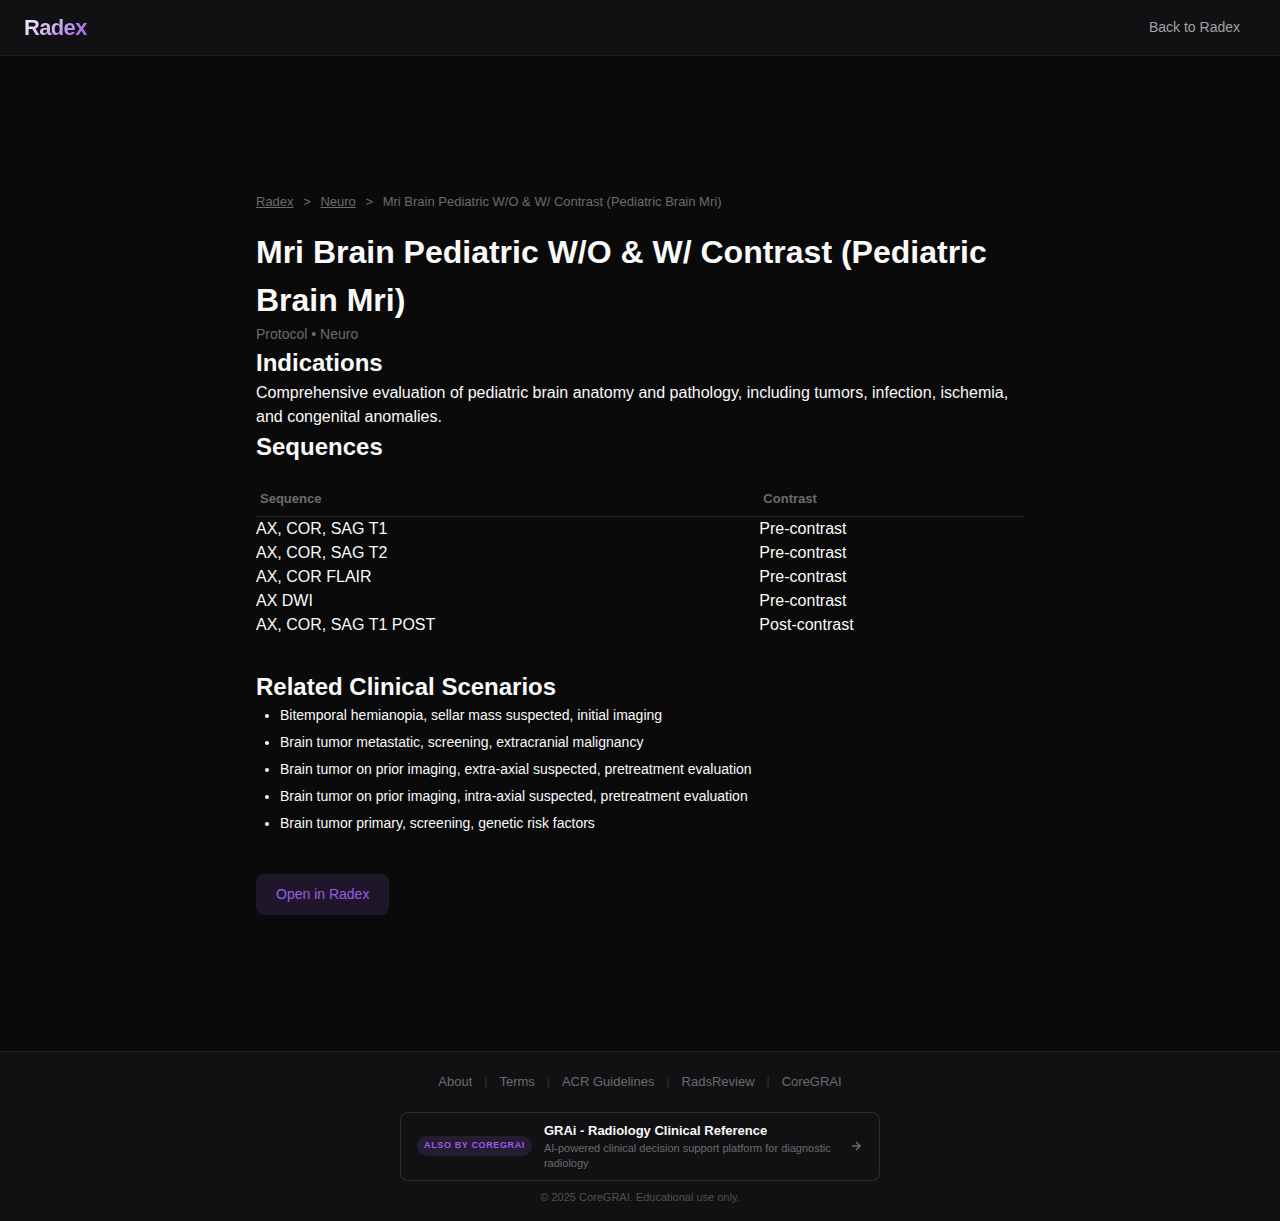
<file: protocols/mri-brain-pediatric-wo-and-w-contrast/index.html>
<!DOCTYPE html>
<html lang="en">
<head>
  <meta charset="UTF-8">
  <meta name="viewport" content="width=device-width, initial-scale=1.0">
  <title>Mri Brain Pediatric W/O & W/ Contrast (Pediatric Brain Mri) Protocol - Sequences & Indications | Radex</title>
  <meta name="description" content="Comprehensive evaluation of pediatric brain anatomy and pathology, including tumors, infection, ischemia, and congenital anomalies.">
  <meta name="robots" content="index, follow">
  <meta name="author" content="CoreGRAI">
  <link rel="canonical" href="https://www.protocolinfo.com/protocols/mri-brain-pediatric-wo-and-w-contrast/">
  <meta property="og:type" content="website">
  <meta property="og:title" content="Mri Brain Pediatric W/O & W/ Contrast (Pediatric Brain Mri) Protocol - Sequences & Indications | Radex">
  <meta property="og:description" content="Comprehensive evaluation of pediatric brain anatomy and pathology, including tumors, infection, ischemia, and congenital anomalies.">
  <meta property="og:url" content="https://www.protocolinfo.com/protocols/mri-brain-pediatric-wo-and-w-contrast/">
  <meta property="og:site_name" content="Radex">
  <meta name="twitter:card" content="summary">
  <meta name="twitter:title" content="Mri Brain Pediatric W/O & W/ Contrast (Pediatric Brain Mri) Protocol - Sequences & Indications | Radex">
  <meta name="twitter:description" content="Comprehensive evaluation of pediatric brain anatomy and pathology, including tumors, infection, ischemia, and congenital anomalies.">
  <meta name="theme-color" content="#9B5DE5">
  <link rel="stylesheet" href="/css/main.css?v=20260323a">
  <link rel="manifest" href="/manifest.json">
  <script type="application/ld+json">
{
  "@context": "https://schema.org",
  "@type": "MedicalWebPage",
  "name": "Mri Brain Pediatric W/O & W/ Contrast (Pediatric Brain Mri) Protocol",
  "url": "https://www.protocolinfo.com/protocols/mri-brain-pediatric-wo-and-w-contrast/",
  "specialty": {
    "@type": "MedicalSpecialty",
    "name": "Radiology"
  },
  "medicalAudience": {
    "@type": "MedicalAudience",
    "audienceType": "Clinician"
  },
  "isPartOf": {
    "@type": "WebSite",
    "name": "Radex",
    "url": "https://www.protocolinfo.com"
  }
}
  </script>
</head>
<body>
  <div class="app">
    <header class="header" role="banner">
  <div class="header-brand">
    <a href="https://www.protocolinfo.com/" style="text-decoration:none;">
      <span class="brand-text">Radex</span>
    </a>
  </div>
  <nav class="header-nav" role="navigation" aria-label="Main navigation">
    <a href="https://www.protocolinfo.com/" class="nav-link">Back to Radex</a>
  </nav>
</header>
    <main class="main">
      <section class="anatomy-section">
        <div style="max-width:800px;margin:0 auto;padding:2rem 1rem;">
  <nav class="breadcrumb" aria-label="Breadcrumb" style="font-size:13px;color:var(--text-muted);margin-bottom:1rem;">
  <a href="/" style="color:var(--text-muted)">Radex</a>
  <span style="margin:0 6px">></span>
  <a href="/regions/neuro/" style="color:var(--text-muted)">Neuro</a>
  <span style="margin:0 6px">></span>
  <span>Mri Brain Pediatric W/O & W/ Contrast (Pediatric Brain Mri)</span>
</nav>
  <h1>Mri Brain Pediatric W/O & W/ Contrast (Pediatric Brain Mri)</h1>
  <p style="color:var(--text-muted);font-size:14px;">Protocol &bull; Neuro</p>

  <h2>Indications</h2>
  <p>Comprehensive evaluation of pediatric brain anatomy and pathology, including tumors, infection, ischemia, and congenital anomalies.</p>

  <h2>Sequences</h2>
  <table style="width:100%;border-collapse:collapse;margin:1rem 0;">
  <thead>
    <tr style="border-bottom:1px solid var(--border);">
      <th style="text-align:left;padding:8px 4px;color:var(--text-muted);font-size:13px;">Sequence</th>
      <th style="text-align:left;padding:8px 4px;color:var(--text-muted);font-size:13px;">Contrast</th>
    </tr>
  </thead>
  <tbody>
<tr><td>AX, COR, SAG T1</td><td>Pre-contrast</td></tr>
<tr><td>AX, COR, SAG T2</td><td>Pre-contrast</td></tr>
<tr><td>AX, COR FLAIR</td><td>Pre-contrast</td></tr>
<tr><td>AX DWI</td><td>Pre-contrast</td></tr>
<tr><td>AX, COR, SAG T1 POST</td><td>Post-contrast</td></tr>
  </tbody>
</table>

  <h2 style="margin-top:2rem;">Related Clinical Scenarios</h2>
<ul style="padding-left:1.5rem;">
<li style='margin-bottom:6px;font-size:14px;'>Bitemporal hemianopia, sellar mass suspected, initial imaging</li><li style='margin-bottom:6px;font-size:14px;'>Brain tumor metastatic, screening, extracranial malignancy</li><li style='margin-bottom:6px;font-size:14px;'>Brain tumor on prior imaging, extra-axial suspected, pretreatment evaluation</li><li style='margin-bottom:6px;font-size:14px;'>Brain tumor on prior imaging, intra-axial suspected, pretreatment evaluation</li><li style='margin-bottom:6px;font-size:14px;'>Brain tumor primary, screening, genetic risk factors</li>
</ul>

  <div style="margin-top:2.5rem;">
    <a href="https://www.protocolinfo.com/#protocols" class="nav-link active" style="display:inline-block;padding:10px 20px;border-radius:8px;">
      Open in Radex
    </a>
  </div>
</div>
      </section>
    </main>
    <footer class="site-footer" role="contentinfo">
  <div class="footer-content">
    <div class="footer-links">
      <a href="/about/" class="footer-link">About</a>
      <span class="footer-divider">|</span>
      <a href="/privacy-policy.html" class="footer-link">Terms</a>
      <span class="footer-divider">|</span>
      <a href="https://www.acr.org/Clinical-Resources/Clinical-Tools-and-Reference/Appropriateness-Criteria" target="_blank" rel="noopener" class="footer-link">ACR Guidelines</a>
      <span class="footer-divider">|</span>
      <a href="https://www.radsreview.net" target="_blank" rel="noopener" class="footer-link">RadsReview</a>
      <span class="footer-divider">|</span>
      <a href="https://coregrai.com" target="_blank" rel="noopener" class="footer-link">CoreGRAI</a>
    </div>
    <div class="footer-promo">
      <a href="https://coregrai.com" target="_blank" rel="noopener" class="footer-promo-card">
        <span class="footer-promo-badge">Also by CoreGRAI</span>
        <div class="footer-promo-text">
          <p class="footer-promo-title">GRAi - Radiology Clinical Reference</p>
          <p class="footer-promo-desc">AI-powered clinical decision support platform for diagnostic radiology</p>
        </div>
        <svg class="footer-promo-arrow" width="14" height="14" viewBox="0 0 24 24" fill="none" stroke="currentColor" stroke-width="2.5" aria-hidden="true">
          <path d="M5 12h14M12 5l7 7-7 7"/>
        </svg>
      </a>
    </div>
    <p class="footer-copyright">&copy; 2025 CoreGRAI. Educational use only.</p>
  </div>
</footer>
  </div>
</body>
</html>
</file>
<file: css/main.css>
/* Protocol Help - Dark-first Minimalist Design */
/* Following coregrai.com design principles */

/* ========================================
   CSS Variables
   ======================================== */
:root {
  /* Colors - Dark palette */
  --bg-primary: #0a0a0b;
  --bg-secondary: #111113;
  --bg-elevated: #1a1a1d;
  --bg-hover: #222225;

  --text-primary: #fafafa;
  --text-secondary: #a1a1a6;
  --text-muted: #6b6b70;

  --accent: #9B5DE5;
  --accent-hover: #B47AED;
  --accent-muted: rgba(155, 93, 229, 0.15);

  --border: rgba(255, 255, 255, 0.06);
  --border-hover: rgba(255, 255, 255, 0.12);

  /* Appropriateness colors */
  --rating-high: #2FA47A;
  --rating-mid: #d4a72c;
  --rating-low: #dc4a4a;

  /* Spacing scale */
  --space-xs: 4px;
  --space-sm: 8px;
  --space-md: 16px;
  --space-lg: 24px;
  --space-xl: 40px;
  --space-2xl: 64px;

  /* Typography */
  --font-sans: -apple-system, BlinkMacSystemFont, 'Segoe UI', Roboto, Oxygen, Ubuntu, sans-serif;
  --font-serif: 'Georgia', 'Times New Roman', 'Palatino Linotype', serif;
  --font-mono: 'SF Mono', 'Fira Code', 'Consolas', monospace;

  /* Transitions */
  --transition-fast: 0.15s ease;
  --transition-base: 0.25s ease;
  --transition-slow: 0.4s ease;

  /* Layout */
  --header-height: 56px;
  --max-width: 1200px;
  --border-radius: 8px;
}

/* ========================================
   Reset & Base
   ======================================== */
*, *::before, *::after {
  box-sizing: border-box;
  margin: 0;
  padding: 0;
}

html {
  font-size: 16px;
  -webkit-font-smoothing: antialiased;
  -moz-osx-font-smoothing: grayscale;
}

body {
  font-family: var(--font-sans);
  background: var(--bg-primary);
  color: var(--text-primary);
  line-height: 1.5;
  min-height: 100vh;
}

button {
  font-family: inherit;
  font-size: inherit;
  border: none;
  background: none;
  cursor: pointer;
  color: inherit;
}

input {
  font-family: inherit;
  font-size: inherit;
  border: none;
  background: none;
  color: inherit;
}

input:focus, button:focus {
  outline: none;
}

/* ========================================
   SW Install Progress Bar
   ======================================== */
.sw-install-bar {
  position: fixed;
  top: 0;
  left: 0;
  right: 0;
  z-index: 9999;
  height: 3px;
  background: var(--bg-secondary);
  transition: opacity 0.4s ease;
}

.sw-install-bar.hidden {
  display: none;
}

.sw-install-bar--done {
  opacity: 0;
}

.sw-install-fill {
  height: 100%;
  width: 0%;
  background: var(--accent);
  transition: width 0.35s ease;
  border-radius: 0 2px 2px 0;
}

/* ========================================
   Layout
   ======================================== */
.app {
  display: flex;
  flex-direction: column;
  min-height: 100vh;
}

.main {
  flex: 1;
  width: 100%;
  max-width: var(--max-width);
  margin: 0 auto;
  padding: var(--space-xl) var(--space-lg);
}

.hidden {
  display: none !important;
}

/* ========================================
   Header
   ======================================== */
.header {
  display: flex;
  align-items: center;
  justify-content: space-between;
  height: var(--header-height);
  padding: 0 var(--space-lg);
  background: var(--bg-secondary);
  border-bottom: 1px solid var(--border);
  position: sticky;
  top: 0;
  z-index: 100;
}

.header-brand {
  display: flex;
  align-items: center;
  gap: var(--space-sm);
}

.brand-text {
  font-family: var(--font-sans);
  font-weight: 700;
  font-size: 22px;
  letter-spacing: -0.03em;
  background: linear-gradient(135deg, var(--text-primary) 0%, var(--accent) 100%);
  -webkit-background-clip: text;
  -webkit-text-fill-color: transparent;
  background-clip: text;
}

.header-nav {
  display: flex;
  gap: var(--space-xs);
}

/* Mobile menu button */
.mobile-menu-btn {
  display: none;
  width: 40px;
  height: 40px;
  align-items: center;
  justify-content: center;
  border-radius: var(--border-radius);
  color: var(--text-secondary);
  transition: var(--transition-fast);
}

.mobile-menu-btn:hover {
  background: var(--bg-hover);
  color: var(--text-primary);
}

.mobile-menu-btn svg {
  width: 22px;
  height: 22px;
}

.mobile-menu-btn.active svg path:nth-child(1) {
  transform: rotate(45deg) translate(5px, 5px);
}

.mobile-menu-btn.active svg path:nth-child(2) {
  opacity: 0;
}

.mobile-menu-btn.active svg path:nth-child(3) {
  transform: rotate(-45deg) translate(5px, -5px);
}

.nav-link {
  padding: var(--space-sm) var(--space-md);
  border-radius: var(--border-radius);
  color: var(--text-secondary);
  font-size: 14px;
  font-weight: 500;
  text-decoration: none;
  transition: all var(--transition-fast);
}

.nav-link:hover {
  color: var(--text-primary);
  background: var(--bg-hover);
}

.nav-link.active {
  color: var(--accent);
  background: var(--accent-muted);
}

.install-btn {
  display: inline-flex;
  align-items: center;
  gap: 5px;
  padding: var(--space-sm) var(--space-md);
  border-radius: var(--border-radius);
  border: 1px solid var(--border);
  background: transparent;
  color: var(--text-secondary);
  font-size: 13px;
  font-weight: 500;
  cursor: pointer;
  transition: all var(--transition-fast);
}

.install-btn:hover {
  color: var(--text-primary);
  background: var(--bg-hover);
  border-color: var(--text-secondary);
}

/* ========================================
   Anatomy Selector
   ======================================== */
.anatomy-section {
  padding: var(--space-2xl) 0;
  animation: fadeUp 0.6s ease;
}

/* ========================================
   Quick Search Hero
   ======================================== */
.quick-search-hero {
  text-align: center;
  margin-bottom: var(--space-xl);
}

.quick-search-title {
  font-size: clamp(20px, 3vw, 26px);
  font-weight: 600;
  color: var(--text-primary);
  margin-bottom: var(--space-xs);
  letter-spacing: -0.02em;
}

.quick-search-subtitle {
  font-size: 14px;
  color: var(--text-muted);
  margin-bottom: var(--space-lg);
}

.quick-search-container {
  display: flex;
  max-width: 520px;
  margin: 0 auto;
  background: var(--bg-secondary);
  border: 1px solid var(--border);
  border-radius: var(--border-radius);
  overflow: visible;
  transition: border-color var(--transition-fast), box-shadow var(--transition-fast);
  position: relative;
}

.quick-search-container:focus-within {
  border-color: var(--accent);
  box-shadow: 0 0 0 3px var(--accent-muted);
}

.quick-search-input {
  flex: 1;
  padding: var(--space-md) var(--space-lg);
  background: transparent;
  border: none;
  font-size: 15px;
  color: var(--text-primary);
  outline: none;
}

.quick-search-input::placeholder {
  color: var(--text-muted);
}

.quick-search-btn {
  padding: var(--space-md) var(--space-lg);
  background: var(--accent);
  border: none;
  color: white;
  cursor: pointer;
  transition: background var(--transition-fast);
  display: flex;
  align-items: center;
  justify-content: center;
}

.quick-search-btn:hover {
  background: var(--accent-hover);
}

.quick-search-btn svg {
  width: 20px;
  height: 20px;
}

/* Search Suggestions Dropdown */
.search-suggestions {
  position: absolute;
  top: 100%;
  left: 0;
  right: 0;
  background: var(--bg-secondary);
  border: 1px solid var(--border);
  border-top: none;
  border-radius: 0 0 var(--border-radius) var(--border-radius);
  max-height: 320px;
  overflow-y: auto;
  z-index: 100;
  box-shadow: 0 4px 12px var(--shadow);
}

.search-suggestions.hidden {
  display: none;
}

.suggestion-item {
  display: flex;
  align-items: center;
  justify-content: space-between;
  padding: var(--space-sm) var(--space-md);
  cursor: pointer;
  border-bottom: 1px solid var(--border-light);
  transition: background var(--transition-fast);
}

.suggestion-item:last-child {
  border-bottom: none;
}

.suggestion-item:hover,
.suggestion-item.active {
  background: var(--bg-tertiary);
}

.suggestion-item.active {
  background: var(--accent-muted);
}

.suggestion-topic {
  font-weight: 500;
  color: var(--text-primary);
}

.suggestion-meta {
  font-size: 12px;
  color: var(--text-muted);
  display: flex;
  align-items: center;
  gap: var(--space-xs);
}

.suggestion-badge {
  display: inline-block;
  padding: 2px 6px;
  background: var(--accent-muted);
  color: var(--accent);
  border-radius: 3px;
  font-size: 10px;
  font-weight: 600;
  text-transform: uppercase;
}

/* Global Search Result */
.global-search-result {
  max-width: 600px;
  margin: 0 auto var(--space-xl);
  animation: fadeUp 0.3s ease;
}

.global-result-card {
  padding: var(--space-lg);
  background: var(--bg-secondary);
  border: 1px solid var(--border);
  border-radius: var(--border-radius);
}

.global-result-header {
  display: flex;
  align-items: baseline;
  justify-content: space-between;
  margin-bottom: var(--space-sm);
  flex-wrap: wrap;
  gap: var(--space-sm);
}

.global-result-topic {
  font-size: 18px;
  font-weight: 600;
  color: var(--text-primary);
}

.global-result-meta {
  font-size: 12px;
  color: var(--text-muted);
}

.global-result-body {
  margin-bottom: var(--space-md);
}

.global-result-recommendation {
  font-size: 14px;
  color: var(--text-secondary);
  line-height: 1.5;
}

.global-result-recommendation strong {
  color: var(--text-primary);
  font-weight: 600;
}

.global-result-procedures {
  display: flex;
  flex-wrap: wrap;
  gap: var(--space-xs);
  margin-top: var(--space-sm);
}

.global-result-proc {
  font-size: 13px;
  padding: var(--space-xs) var(--space-sm);
  background: var(--bg-elevated);
  border-radius: 4px;
  color: var(--text-secondary);
}

.global-result-proc.primary {
  background: var(--accent-muted);
  color: var(--accent);
  font-weight: 500;
}

.global-result-consensus {
  font-size: 13px;
  color: var(--text-muted);
  margin-top: var(--space-sm);
}

.global-result-consensus .consensus-value {
  font-weight: 600;
  color: var(--rating-high);
}

.global-result-consensus.moderate .consensus-value {
  color: var(--rating-mid);
}

.global-result-consensus.low .consensus-value {
  color: var(--rating-low);
}

.global-result-clinical {
  font-size: 13px;
  color: var(--text-secondary);
  padding: var(--space-sm);
  background: var(--bg-elevated);
  border-radius: var(--border-radius-sm);
  margin-bottom: var(--space-sm);
}

.global-result-footer {
  display: flex;
  align-items: center;
  justify-content: space-between;
  padding-top: var(--space-sm);
  border-top: 1px solid var(--border);
  font-size: 12px;
}

.global-result-source {
  color: var(--text-muted);
}

.global-result-action {
  color: var(--accent);
  background: none;
  border: none;
  cursor: pointer;
  font-size: 12px;
  padding: var(--space-xs) var(--space-sm);
  border-radius: var(--border-radius-sm);
  transition: background var(--transition-fast);
}

.global-result-action:hover {
  background: var(--accent-muted);
}

/* Info Card Collapsible */
.info-card-collapsible {
  max-width: 600px;
  margin: var(--space-lg) auto;
}

.info-card-toggle {
  display: flex;
  align-items: center;
  gap: var(--space-sm);
  cursor: pointer;
  list-style: none;
  width: 100%;
}

.info-card-toggle::-webkit-details-marker {
  display: none;
}

.info-toggle-btn {
  width: 28px;
  height: 28px;
  display: flex;
  align-items: center;
  justify-content: center;
  background: var(--accent);
  border-radius: 6px;
  flex-shrink: 0;
  transition: background var(--transition-fast), transform var(--transition-fast);
}

.info-toggle-btn svg {
  width: 14px;
  height: 14px;
  color: white;
  transition: transform var(--transition-fast);
}

.info-card-toggle:hover .info-toggle-btn {
  background: var(--accent-hover);
}

.info-card-collapsible[open] .info-toggle-btn svg {
  transform: rotate(45deg);
}

.info-toggle-label {
  font-size: 13px;
  color: var(--text-muted);
  transition: color var(--transition-fast);
}

.info-card-toggle:hover .info-toggle-label {
  color: var(--text-secondary);
}

.info-card-body {
  margin-top: var(--space-sm);
  margin-left: 36px;
  padding: var(--space-md);
  background: var(--bg-secondary);
  border: 1px solid var(--border);
  border-radius: var(--border-radius);
  animation: fadeUp 0.2s ease;
}

.info-card-body .info-card-text {
  font-size: 13px;
  line-height: 1.6;
  color: var(--text-secondary);
  margin-bottom: var(--space-sm);
}

.info-card-body .info-card-text strong {
  color: var(--accent);
}

.info-card-body .info-card-note {
  font-size: 11px;
  color: var(--text-muted);
  font-style: italic;
}

/* Advanced Search Divider */
.advanced-search-divider {
  display: flex;
  align-items: center;
  gap: var(--space-md);
  margin-bottom: var(--space-xl);
  max-width: 600px;
  margin-left: auto;
  margin-right: auto;
}

.divider-line {
  flex: 1;
  height: 1px;
  background: var(--border);
}

.divider-text {
  font-size: 12px;
  color: var(--text-muted);
  text-transform: uppercase;
  letter-spacing: 0.05em;
  white-space: nowrap;
}

@media (max-width: 600px) {
  .quick-search-hero {
    margin-bottom: var(--space-lg);
  }

  .quick-search-title {
    font-size: 18px;
  }

  .quick-search-container {
    flex-direction: column;
  }

  .quick-search-input {
    padding: var(--space-md);
    text-align: center;
  }

  .quick-search-btn {
    padding: var(--space-sm);
  }

  .advanced-search-divider {
    margin-bottom: var(--space-lg);
  }

  .global-result-header {
    flex-direction: column;
    align-items: flex-start;
  }
}

.section-title {
  font-size: clamp(24px, 4vw, 32px);
  font-weight: 600;
  text-align: center;
  margin-bottom: var(--space-xl);
  letter-spacing: -0.03em;
  color: var(--text-primary);
}

.anatomy-grid {
  display: grid;
  grid-template-columns: repeat(4, 1fr);
  gap: var(--space-md);
  max-width: 800px;
  margin: 0 auto;
}

.anatomy-btn {
  display: flex;
  flex-direction: column;
  align-items: center;
  gap: var(--space-sm);
  padding: var(--space-lg);
  background: var(--bg-secondary);
  border: 1px solid var(--border);
  border-radius: var(--border-radius);
  transition: all var(--transition-base);
}

.anatomy-btn:hover {
  background: var(--bg-elevated);
  border-color: var(--border-hover);
  transform: translateY(-2px);
}

.anatomy-btn.active {
  border-color: var(--accent);
  background: var(--accent-muted);
}

.anatomy-icon {
  width: 40px;
  height: 40px;
  color: var(--text-secondary);
  transition: color var(--transition-fast);
}

.anatomy-btn:hover .anatomy-icon {
  color: var(--accent);
}

.anatomy-btn span {
  font-size: 14px;
  font-weight: 500;
  color: var(--text-secondary);
}

.anatomy-btn:hover span {
  color: var(--text-primary);
}

/* ========================================
   Info Card
   ======================================== */
.info-card {
  display: flex;
  gap: var(--space-lg);
  max-width: 800px;
  margin: var(--space-xl) auto 0;
  padding: var(--space-lg);
  background: var(--bg-secondary);
  border: 1px solid var(--border);
  border-radius: var(--border-radius);
  animation: fadeUp 0.6s ease 0.2s both;
}

.info-card-icon {
  flex-shrink: 0;
  width: 48px;
  height: 48px;
  display: flex;
  align-items: center;
  justify-content: center;
  background: var(--accent-muted);
  border-radius: var(--border-radius);
}

.info-card-icon svg {
  width: 24px;
  height: 24px;
  color: var(--accent);
}

.info-card-content {
  flex: 1;
}

.info-card-title {
  font-size: 16px;
  font-weight: 600;
  color: var(--text-primary);
  margin-bottom: var(--space-sm);
}

.info-card-text {
  font-size: 14px;
  line-height: 1.6;
  color: var(--text-secondary);
  margin-bottom: var(--space-sm);
}

.info-card-text strong {
  color: var(--accent);
  font-weight: 500;
}

.info-card-note {
  font-size: 12px;
  color: var(--text-muted);
  font-style: italic;
}

@media (max-width: 600px) {
  .info-card {
    flex-direction: column;
    gap: var(--space-md);
    padding: var(--space-md);
  }

  .info-card-icon {
    width: 40px;
    height: 40px;
  }

  .info-card-icon svg {
    width: 20px;
    height: 20px;
  }

  .info-card-title {
    font-size: 15px;
  }

  .info-card-text {
    font-size: 13px;
  }
}

/* ========================================
   Search Section
   ======================================== */
.search-section {
  animation: fadeUp 0.4s ease;
}

.search-header {
  display: flex;
  align-items: center;
  gap: var(--space-md);
  margin-bottom: var(--space-lg);
}

.back-btn {
  width: 36px;
  height: 36px;
  display: flex;
  align-items: center;
  justify-content: center;
  border-radius: var(--border-radius);
  color: var(--text-secondary);
  transition: all var(--transition-fast);
}

.back-btn:hover {
  background: var(--bg-elevated);
  color: var(--text-primary);
}

.back-btn svg {
  width: 20px;
  height: 20px;
}

.search-region-title {
  font-size: 24px;
  font-weight: 600;
  letter-spacing: -0.02em;
}

/* Search Input */
.search-container {
  margin-bottom: var(--space-lg);
}

.search-input-wrap {
  display: flex;
  align-items: center;
  gap: var(--space-sm);
  padding: var(--space-md);
  background: var(--bg-secondary);
  border: 1px solid var(--border);
  border-radius: var(--border-radius);
  transition: border-color var(--transition-fast);
}

.search-input-wrap:focus-within {
  border-color: var(--accent);
}

.search-icon {
  width: 20px;
  height: 20px;
  color: var(--text-muted);
  flex-shrink: 0;
}

.search-input {
  flex: 1;
  font-size: 16px;
  background: transparent;
}

.search-input::placeholder {
  color: var(--text-muted);
}

.search-clear {
  width: 24px;
  height: 24px;
  display: flex;
  align-items: center;
  justify-content: center;
  color: var(--text-muted);
  border-radius: 4px;
  transition: all var(--transition-fast);
}

.search-clear:hover {
  background: var(--bg-hover);
  color: var(--text-primary);
}

.search-clear svg {
  width: 16px;
  height: 16px;
}

/* ========================================
   Concept Header
   ======================================== */
.concept-header {
  margin-top: var(--space-md);
  padding: var(--space-sm) var(--space-md);
  background: linear-gradient(135deg, var(--accent-muted) 0%, rgba(155, 93, 229, 0.05) 100%);
  border: 1px solid var(--accent);
  border-radius: var(--border-radius);
  animation: fadeUp 0.3s ease;
}

.concept-match {
  display: flex;
  align-items: center;
  gap: var(--space-sm);
}

.concept-icon {
  width: 20px;
  height: 20px;
  color: var(--accent);
  flex-shrink: 0;
}

.concept-name {
  font-size: 15px;
  font-weight: 600;
  color: var(--text-primary);
}

.concept-region {
  font-size: 12px;
  color: var(--text-muted);
  padding: 2px 8px;
  background: var(--bg-elevated);
  border-radius: 4px;
  margin-left: auto;
}

/* ========================================
   Summary Card (Quick Consensus)
   ======================================== */
.summary-card {
  margin-top: var(--space-md);
  padding: var(--space-md);
  background: var(--bg-elevated);
  border: 1px solid var(--border);
  border-radius: var(--border-radius);
  animation: fadeUp 0.3s ease;
}

.summary-card.card-type-strong {
  border-left: 3px solid var(--rating-high);
}

.summary-card.card-type-conditional {
  border-left: 3px solid var(--rating-mid);
}

.summary-card.card-type-high-variance {
  border-left: 3px solid var(--rating-low);
}

.summary-card.card-type-clinical-first {
  border-left: 3px solid var(--accent);
}

.summary-card-header {
  display: flex;
  align-items: flex-start;
  justify-content: space-between;
  gap: var(--space-md);
  margin-bottom: var(--space-sm);
}

.summary-card-title-row {
  display: flex;
  align-items: center;
  gap: var(--space-sm);
  flex-wrap: wrap;
}

.summary-card-icon {
  width: 20px;
  height: 20px;
  flex-shrink: 0;
}

.summary-card.card-type-strong .summary-card-icon {
  color: var(--rating-high);
}

.summary-card.card-type-conditional .summary-card-icon {
  color: var(--rating-mid);
}

.summary-card.card-type-high-variance .summary-card-icon {
  color: var(--rating-low);
}

.summary-card.card-type-clinical-first .summary-card-icon {
  color: var(--accent);
}

.summary-card-title {
  font-size: 15px;
  font-weight: 600;
  color: var(--text-primary);
}

.summary-card-badge {
  font-size: 10px;
  font-weight: 600;
  text-transform: uppercase;
  letter-spacing: 0.05em;
  padding: 2px 8px;
  border-radius: 4px;
  white-space: nowrap;
}

.summary-card.card-type-strong .summary-card-badge {
  background: rgba(76, 175, 80, 0.15);
  color: var(--rating-high);
}

.summary-card.card-type-conditional .summary-card-badge {
  background: rgba(255, 193, 7, 0.15);
  color: var(--rating-mid);
}

.summary-card.card-type-high-variance .summary-card-badge {
  background: rgba(244, 67, 54, 0.15);
  color: var(--rating-low);
}

.summary-card.card-type-clinical-first .summary-card-badge {
  background: var(--accent-muted);
  color: var(--accent);
}

.summary-card-meta {
  font-size: 11px;
  color: var(--text-muted);
}

.summary-card-body {
  margin-top: var(--space-sm);
}

.summary-card-recommendation {
  display: flex;
  align-items: baseline;
  gap: var(--space-sm);
  flex-wrap: wrap;
}

.summary-card-rec-label {
  font-size: 12px;
  color: var(--text-muted);
  text-transform: uppercase;
  letter-spacing: 0.03em;
}

.summary-card-rec-primary {
  font-size: 14px;
  font-weight: 600;
  color: var(--text-primary);
}

.summary-card-rec-consensus {
  font-size: 12px;
  color: var(--text-secondary);
}

.summary-card-equivalents {
  margin-top: var(--space-xs);
  display: flex;
  flex-wrap: wrap;
  gap: var(--space-xs);
}

.summary-card-equiv-chip {
  font-size: 11px;
  padding: 2px 8px;
  background: var(--bg-secondary);
  border-radius: 4px;
  color: var(--text-secondary);
}

.summary-card-alternatives {
  margin-top: var(--space-sm);
  font-size: 12px;
  color: var(--text-muted);
}

.summary-card-alternatives strong {
  color: var(--text-secondary);
  font-weight: 500;
}

.summary-card-clinical-msg {
  display: flex;
  align-items: center;
  gap: var(--space-sm);
  padding: var(--space-sm);
  background: rgba(155, 93, 229, 0.08);
  border-radius: var(--border-radius-sm);
  font-size: 13px;
  color: var(--text-secondary);
}

.summary-card-clinical-msg svg {
  width: 16px;
  height: 16px;
  color: var(--accent);
  flex-shrink: 0;
}

.summary-card-footer {
  margin-top: var(--space-md);
  padding-top: var(--space-sm);
  border-top: 1px solid var(--border);
  display: flex;
  align-items: center;
  justify-content: space-between;
  gap: var(--space-md);
}

.summary-card-source {
  font-size: 11px;
  color: var(--text-muted);
}

.summary-card-action {
  font-size: 12px;
  color: var(--accent);
  background: none;
  border: none;
  cursor: pointer;
  padding: var(--space-xs) var(--space-sm);
  border-radius: var(--border-radius-sm);
  transition: background var(--transition-fast);
}

.summary-card-action:hover {
  background: var(--accent-muted);
}

.summary-card-dismiss {
  font-size: 11px;
  color: var(--text-muted);
  background: none;
  border: none;
  cursor: pointer;
  padding: var(--space-xs);
  opacity: 0.6;
  transition: opacity var(--transition-fast);
}

.summary-card-dismiss:hover {
  opacity: 1;
}

@media (max-width: 600px) {
  .summary-card {
    padding: var(--space-sm);
  }

  .summary-card-header {
    flex-direction: column;
    gap: var(--space-xs);
  }

  .summary-card-title {
    font-size: 14px;
  }

  .summary-card-rec-primary {
    font-size: 13px;
  }
}

/* ========================================
   Phase Filter Chips
   ======================================== */
.phase-filter-chips {
  margin-top: var(--space-md);
  animation: fadeUp 0.3s ease;
}

.phase-filter-label {
  font-size: 11px;
  font-weight: 500;
  color: var(--text-muted);
  text-transform: uppercase;
  letter-spacing: 0.05em;
  margin-bottom: var(--space-xs);
}

.phase-chips-container {
  display: flex;
  flex-wrap: wrap;
  gap: var(--space-xs);
}

.filter-chip.phase-chip {
  display: inline-flex;
  align-items: center;
  gap: var(--space-xs);
  padding: var(--space-xs) var(--space-md);
  background: var(--bg-elevated);
  border: 1px solid var(--border);
  border-radius: 20px;
  font-size: 13px;
  color: var(--text-secondary);
  cursor: pointer;
  transition: all var(--transition-fast);
}

.filter-chip.phase-chip:hover {
  border-color: var(--accent);
  color: var(--accent);
  background: var(--accent-muted);
}

.filter-chip.phase-chip.active {
  background: var(--accent);
  border-color: var(--accent);
  color: var(--bg-primary);
}

.phase-count {
  font-size: 11px;
  padding: 1px 6px;
  background: rgba(255, 255, 255, 0.1);
  border-radius: 10px;
  font-weight: 500;
}

.filter-chip.phase-chip.active .phase-count {
  background: rgba(0, 0, 0, 0.2);
}

/* ========================================
   Grouped Scenarios by Phase
   ======================================== */
.scenario-phase-group {
  margin-bottom: var(--space-md);
}

.phase-group-header {
  display: flex;
  align-items: center;
  justify-content: space-between;
  padding: var(--space-xs) var(--space-sm);
  margin-bottom: var(--space-xs);
  background: var(--bg-elevated);
  border-radius: var(--border-radius);
  border-left: 3px solid var(--accent);
}

.phase-group-title {
  font-size: 12px;
  font-weight: 600;
  color: var(--accent);
  text-transform: uppercase;
  letter-spacing: 0.05em;
}

.phase-group-count {
  font-size: 11px;
  color: var(--text-muted);
  padding: 2px 8px;
  background: var(--bg-primary);
  border-radius: 10px;
}

.phase-group-scenarios {
  display: flex;
  flex-direction: column;
  gap: var(--space-xs);
  padding-left: var(--space-sm);
}

/* Phase-specific styling */
.scenario-phase-group[data-phase="screening"] .phase-group-header {
  border-left-color: var(--rating-high);
}

.scenario-phase-group[data-phase="screening"] .phase-group-title {
  color: var(--rating-high);
}

.scenario-phase-group[data-phase="initial"] .phase-group-header {
  border-left-color: #3b82f6;
}

.scenario-phase-group[data-phase="initial"] .phase-group-title {
  color: #3b82f6;
}

.scenario-phase-group[data-phase="pretreatment"] .phase-group-header {
  border-left-color: var(--rating-mid);
}

.scenario-phase-group[data-phase="pretreatment"] .phase-group-title {
  color: var(--rating-mid);
}

.scenario-phase-group[data-phase="surveillance"] .phase-group-header {
  border-left-color: var(--accent);
}

.scenario-phase-group[data-phase="surveillance"] .phase-group-title {
  color: var(--accent);
}

.scenario-phase-group[data-phase="complication"] .phase-group-header {
  border-left-color: var(--rating-low);
}

.scenario-phase-group[data-phase="complication"] .phase-group-title {
  color: var(--rating-low);
}

/* Clarifying Chips */
.clarify-chips {
  display: flex;
  flex-wrap: wrap;
  gap: var(--space-sm);
  margin-top: var(--space-md);
  animation: fadeUp 0.3s ease;
}

.clarify-chip {
  display: flex;
  align-items: center;
  gap: var(--space-xs);
  padding: var(--space-xs) var(--space-md);
  background: var(--bg-elevated);
  border: 1px solid var(--border);
  border-radius: 20px;
  font-size: 13px;
  color: var(--text-secondary);
  transition: all var(--transition-fast);
}

.clarify-chip:hover {
  border-color: var(--accent);
  color: var(--accent);
  background: var(--accent-muted);
}

.clarify-chip.active {
  background: var(--accent);
  border-color: var(--accent);
  color: var(--bg-primary);
}

/* ========================================
   Assumed Context Banner
   Shows when condition-based urgency defaults are applied
   ======================================== */
.assumed-context-banner {
  display: flex;
  align-items: center;
  gap: var(--space-sm);
  margin-top: var(--space-md);
  padding: var(--space-sm) var(--space-md);
  background: linear-gradient(135deg, rgba(59, 130, 246, 0.08) 0%, rgba(59, 130, 246, 0.04) 100%);
  border: 1px solid rgba(59, 130, 246, 0.2);
  border-radius: var(--radius-md);
  font-size: 13px;
  animation: fadeUp 0.3s ease;
}

.assumed-context-icon {
  display: flex;
  align-items: center;
  justify-content: center;
  color: var(--accent);
  flex-shrink: 0;
}

.assumed-context-text {
  color: var(--text-secondary);
  flex: 1;
}

.assumed-context-text strong {
  color: var(--accent);
  font-weight: 600;
}

.assumed-context-change {
  background: transparent;
  border: 1px solid var(--border);
  border-radius: var(--radius-sm);
  padding: 2px 8px;
  font-size: 11px;
  color: var(--text-muted);
  cursor: pointer;
  transition: all var(--transition-fast);
}

.assumed-context-change:hover {
  border-color: var(--accent);
  color: var(--accent);
  background: var(--accent-muted);
}

/* Urgency-specific colors */
.assumed-context-banner[data-urgency="acute"] {
  background: linear-gradient(135deg, rgba(239, 68, 68, 0.08) 0%, rgba(239, 68, 68, 0.04) 100%);
  border-color: rgba(239, 68, 68, 0.25);
}

.assumed-context-banner[data-urgency="acute"] .assumed-context-icon {
  color: #ef4444;
}

.assumed-context-banner[data-urgency="acute"] .assumed-context-text strong {
  color: #ef4444;
}

.assumed-context-banner[data-urgency="routine"] {
  background: linear-gradient(135deg, rgba(34, 197, 94, 0.08) 0%, rgba(34, 197, 94, 0.04) 100%);
  border-color: rgba(34, 197, 94, 0.25);
}

.assumed-context-banner[data-urgency="routine"] .assumed-context-icon {
  color: #22c55e;
}

.assumed-context-banner[data-urgency="routine"] .assumed-context-text strong {
  color: #22c55e;
}

.assumed-context-banner[data-urgency="chronic"] {
  background: linear-gradient(135deg, rgba(234, 179, 8, 0.08) 0%, rgba(234, 179, 8, 0.04) 100%);
  border-color: rgba(234, 179, 8, 0.25);
}

.assumed-context-banner[data-urgency="chronic"] .assumed-context-icon {
  color: #eab308;
}

.assumed-context-banner[data-urgency="chronic"] .assumed-context-text strong {
  color: #eab308;
}

/* ========================================
   Urgency Override Modal
   ======================================== */
.urgency-override-modal {
  position: fixed;
  top: 0;
  left: 0;
  right: 0;
  bottom: 0;
  background: rgba(0, 0, 0, 0.5);
  display: flex;
  align-items: center;
  justify-content: center;
  z-index: 1000;
  animation: fadeIn 0.2s ease;
}

.urgency-override-dialog {
  background: var(--bg-primary);
  border-radius: var(--radius-lg);
  box-shadow: 0 20px 40px rgba(0, 0, 0, 0.3);
  max-width: 400px;
  width: 90%;
  animation: slideUp 0.3s ease;
}

@keyframes slideUp {
  from {
    opacity: 0;
    transform: translateY(20px);
  }
  to {
    opacity: 1;
    transform: translateY(0);
  }
}

.urgency-override-header {
  display: flex;
  align-items: center;
  justify-content: space-between;
  padding: var(--space-md) var(--space-lg);
  border-bottom: 1px solid var(--border);
}

.urgency-override-header h3 {
  margin: 0;
  font-size: 16px;
  font-weight: 600;
  color: var(--text-primary);
}

.urgency-override-close {
  background: transparent;
  border: none;
  font-size: 24px;
  color: var(--text-muted);
  cursor: pointer;
  padding: 0;
  line-height: 1;
}

.urgency-override-close:hover {
  color: var(--text-primary);
}

.urgency-override-body {
  padding: var(--space-lg);
}

.urgency-override-body p {
  margin: 0 0 var(--space-md) 0;
  color: var(--text-secondary);
  font-size: 14px;
}

.urgency-options {
  display: flex;
  flex-direction: column;
  gap: var(--space-sm);
}

.urgency-option {
  display: flex;
  flex-direction: column;
  align-items: flex-start;
  padding: var(--space-md);
  background: var(--bg-secondary);
  border: 2px solid var(--border);
  border-radius: var(--radius-md);
  cursor: pointer;
  transition: all var(--transition-fast);
  text-align: left;
}

.urgency-option:hover {
  border-color: var(--accent);
  background: var(--accent-muted);
}

.urgency-option.selected {
  border-color: var(--accent);
  background: var(--accent-muted);
}

.urgency-option strong {
  font-size: 14px;
  color: var(--text-primary);
  margin-bottom: 2px;
}

.urgency-option span {
  font-size: 12px;
  color: var(--text-muted);
}

/* Urgency-specific colors for options */
.urgency-option[data-urgency="acute"]:hover,
.urgency-option[data-urgency="acute"].selected {
  border-color: #ef4444;
  background: rgba(239, 68, 68, 0.1);
}

.urgency-option[data-urgency="routine"]:hover,
.urgency-option[data-urgency="routine"].selected {
  border-color: #22c55e;
  background: rgba(34, 197, 94, 0.1);
}

.urgency-option[data-urgency="chronic"]:hover,
.urgency-option[data-urgency="chronic"].selected {
  border-color: #eab308;
  background: rgba(234, 179, 8, 0.1);
}

/* ========================================
   Results Layout (Two-Panel)
   ======================================== */
.results-layout {
  display: grid;
  grid-template-columns: 1fr 1.2fr;
  gap: var(--space-lg);
  min-height: 400px;
}

.scenarios-panel,
.procedures-panel {
  background: var(--bg-secondary);
  border: 1px solid var(--border);
  border-radius: var(--border-radius);
  display: flex;
  flex-direction: column;
  overflow: hidden;
}

.panel-header {
  display: flex;
  align-items: center;
  justify-content: space-between;
  padding: var(--space-md);
  border-bottom: 1px solid var(--border);
}

.panel-header h3 {
  font-size: 12px;
  font-weight: 600;
  color: var(--text-secondary);
  text-transform: uppercase;
  letter-spacing: 0.05em;
}

.panel-subtitle {
  font-size: 11px;
  color: var(--text-muted);
  /* Allow text to wrap for full visibility */
  white-space: normal;
  line-height: 1.3;
}

.scenario-differentiator {
  display: block;
  margin-top: 2px;
  font-size: 10px;
  color: var(--accent-gold);
  font-style: italic;
}

.scenario-differentiator::before {
  content: "▸ ";
}

.result-count {
  font-size: 12px;
  color: var(--text-muted);
}

.scenarios-list,
.procedures-list {
  flex: 1;
  overflow-y: auto;
  padding: var(--space-sm);
}

/* Empty State */
.empty-state {
  display: flex;
  flex-direction: column;
  align-items: center;
  justify-content: center;
  gap: var(--space-md);
  height: 100%;
  min-height: 150px;
  color: var(--text-muted);
  font-size: 14px;
  text-align: center;
  padding: var(--space-lg);
}

/* Did-you-mean chips on no-results */
.dym-row {
  display: flex;
  flex-wrap: wrap;
  align-items: center;
  justify-content: center;
  gap: var(--space-sm);
}

.dym-label {
  color: var(--text-muted);
  font-size: 13px;
}

.dym-chip,
.dym-browse {
  display: inline-flex;
  align-items: center;
  padding: var(--space-xs) var(--space-md);
  background: var(--bg-elevated);
  border: 1px solid var(--border);
  border-radius: 20px;
  font-size: 13px;
  color: var(--text-secondary);
  cursor: pointer;
  transition: all var(--transition-fast);
}

.dym-chip:hover,
.dym-browse:hover {
  border-color: var(--accent);
  color: var(--accent);
  background: var(--accent-muted);
}

/* ========================================
   Scenario Cards (Left Panel)
   ======================================== */
.scenario-card {
  padding: var(--space-sm) var(--space-md);
  border-radius: var(--border-radius);
  border: 1px solid transparent;
  margin-bottom: var(--space-xs);
  cursor: pointer;
  transition: all var(--transition-fast);
}

.scenario-card:hover {
  background: var(--bg-elevated);
  border-color: var(--border);
}

.scenario-card.active {
  background: var(--accent-muted);
  border-color: var(--accent);
}

.scenario-title {
  font-size: 13px;
  font-weight: 500;
  line-height: 1.4;
  color: var(--text-primary);
}

.scenario-meta {
  font-size: 11px;
  color: var(--text-muted);
  margin-top: 2px;
}

.scenario-meta .high-rated-count {
  color: var(--rating-high);
  font-weight: 500;
}

/* Scenario Accordion (for duplicate titles) */
.scenario-accordion {
  margin-bottom: var(--space-xs);
  border-radius: var(--border-radius);
  border: 1px solid var(--border);
  overflow: hidden;
}

.scenario-accordion.expanded {
  border-color: var(--accent-muted);
}

.accordion-header {
  display: flex;
  align-items: center;
  gap: var(--space-sm);
  padding: var(--space-sm) var(--space-md);
  cursor: pointer;
  transition: all var(--transition-fast);
  background: var(--bg-secondary);
}

.accordion-header:hover {
  background: var(--bg-elevated);
}

.accordion-toggle {
  flex-shrink: 0;
  width: 20px;
  height: 20px;
  display: flex;
  align-items: center;
  justify-content: center;
}

.accordion-icon {
  width: 14px;
  height: 14px;
  color: var(--text-muted);
  transition: transform var(--transition-fast);
}

.accordion-icon.expanded {
  transform: rotate(90deg);
}

.accordion-content {
  flex: 1;
  min-width: 0;
}

.accordion-children {
  border-top: 1px solid var(--border);
  background: var(--bg-primary);
}

.accordion-children.hidden {
  display: none;
}

.scenario-child {
  margin: 0;
  border-radius: 0;
  border: none;
  border-bottom: 1px solid var(--border);
  padding-left: calc(var(--space-md) + 28px);
}

.scenario-child:last-child {
  border-bottom: none;
}

.scenario-child:hover {
  background: var(--bg-elevated);
}

.scenario-child.active {
  background: var(--accent-muted);
}

.child-title {
  font-size: 12px;
  color: var(--text-secondary);
}

.scenario-child.active .child-title {
  color: var(--text-primary);
}

.variant-count {
  color: var(--accent);
  font-weight: 500;
}

/* ========================================
   Procedure Cards (Right Panel) - HERO INFO
   ======================================== */
.procedure-card {
  display: flex;
  align-items: center;
  gap: var(--space-md);
  padding: var(--space-md);
  border-radius: var(--border-radius);
  border: 1px solid var(--border);
  margin-bottom: var(--space-sm);
  cursor: pointer;
  transition: all var(--transition-fast);
  background: var(--bg-elevated);
}

.procedure-card:hover {
  border-color: var(--border-hover);
  transform: translateX(4px);
}

.procedure-card.active {
  border-color: var(--accent);
  background: var(--accent-muted);
}

.procedure-card.mri {
  border-left: 3px solid var(--accent);
}

/* Big rating number */
.procedure-rating {
  width: 48px;
  height: 48px;
  display: flex;
  align-items: center;
  justify-content: center;
  border-radius: var(--border-radius);
  font-size: 20px;
  font-weight: 700;
  flex-shrink: 0;
}

.procedure-rating.high {
  background: rgba(47, 164, 122, 0.15);
  color: var(--rating-high);
}

.procedure-rating.mid {
  background: rgba(212, 167, 44, 0.15);
  color: var(--rating-mid);
}

.procedure-rating.low {
  background: rgba(220, 74, 74, 0.15);
  color: var(--rating-low);
}

.procedure-info {
  flex: 1;
  min-width: 0;
}

.procedure-name {
  font-size: 14px;
  font-weight: 600;
  color: var(--text-primary);
  margin-bottom: 2px;
  /* Allow wrapping for long procedure names like "MRI without and with IV contrast" */
  word-wrap: break-word;
  overflow-wrap: break-word;
}

.procedure-level {
  font-size: 12px;
  color: var(--text-secondary);
}

.procedure-level.high { color: var(--rating-high); }
.procedure-level.mid { color: var(--rating-mid); }
.procedure-level.low { color: var(--rating-low); }

.procedure-modality {
  font-size: 11px;
  padding: 2px 8px;
  background: var(--bg-hover);
  border-radius: 4px;
  color: var(--text-muted);
  flex-shrink: 0;
}

/* ========================================
   MRI Protocol Card (Bottom)
   ======================================== */
.mri-protocol-card {
  margin-top: var(--space-lg);
  background: linear-gradient(135deg, var(--bg-secondary) 0%, var(--bg-elevated) 100%);
  border: 1px solid var(--border);
  border-left: 4px solid var(--accent);
  border-radius: var(--border-radius);
  animation: fadeUp 0.3s ease;
  overflow: hidden;
}

.protocol-card-header {
  display: flex;
  align-items: center;
  justify-content: space-between;
  padding: var(--space-md) var(--space-lg);
  border-bottom: 1px solid var(--border);
  background: var(--bg-secondary);
}

.protocol-card-title {
  display: flex;
  align-items: center;
  gap: var(--space-sm);
  font-size: 16px;
  font-weight: 600;
  color: var(--text-primary);
}

.protocol-card-title svg {
  width: 20px;
  height: 20px;
  color: var(--accent);
}

.protocol-card-meta {
  display: flex;
  align-items: center;
  gap: var(--space-sm);
}

.contrast-badge {
  padding: 4px 12px;
  border-radius: 20px;
  font-size: 12px;
  font-weight: 600;
}

.contrast-badge.no-contrast {
  background: var(--bg-hover);
  color: var(--text-secondary);
}

.contrast-badge.with-contrast {
  background: var(--accent-muted);
  color: var(--accent);
}

/* Source badge - indicates if protocol is Human Verified or AI Generated */
.source-badge {
  display: inline-flex;
  align-items: center;
  gap: 4px;
  padding: 4px 10px;
  border-radius: 20px;
  font-size: 11px;
  font-weight: 600;
  text-transform: uppercase;
  letter-spacing: 0.3px;
}

.source-badge.curated {
  background: rgba(16, 185, 129, 0.15);
  color: #10b981;
  border: 1px solid rgba(16, 185, 129, 0.3);
}

.source-badge.curated svg {
  stroke: #10b981;
}

.source-badge.suggested {
  background: rgba(249, 115, 22, 0.15);
  color: #ea580c;
  border: 1px dashed rgba(249, 115, 22, 0.5);
}

.source-badge.suggested svg {
  stroke: #ea580c;
}

.protocol-card-meta {
  display: flex;
  align-items: center;
  gap: 8px;
}

.protocol-card-content {
  padding: var(--space-lg);
}

.sequences-grid {
  display: grid;
  grid-template-columns: repeat(auto-fill, minmax(200px, 1fr));
  gap: var(--space-sm);
}

.sequence-tag {
  display: flex;
  align-items: center;
  gap: var(--space-sm);
  padding: var(--space-sm) var(--space-md);
  background: var(--bg-secondary);
  border: 1px solid var(--border);
  border-radius: var(--border-radius);
  font-size: 13px;
  color: var(--text-primary);
}

.sequence-tag.post-contrast {
  border-color: var(--accent);
  background: var(--accent-muted);
}

.sequence-tag .seq-marker {
  width: 8px;
  height: 8px;
  border-radius: 50%;
  background: var(--text-muted);
  flex-shrink: 0;
}

.sequence-tag.post-contrast .seq-marker {
  background: var(--accent);
}

/* Supplemental sequences - suggested additions */
.supplemental-sequences {
  grid-column: 1 / -1;
  margin-top: var(--space-md);
  padding-top: var(--space-md);
  border-top: 1px dashed var(--border);
}

.supplemental-header {
  display: flex;
  align-items: center;
  gap: 6px;
  font-size: 12px;
  font-weight: 600;
  color: #ea580c;
  margin-bottom: var(--space-sm);
  text-transform: uppercase;
  letter-spacing: 0.3px;
}

.supplemental-header svg {
  stroke: #ea580c;
}

.supplemental-group {
  margin-bottom: var(--space-sm);
}

.supplemental-reason {
  font-size: 12px;
  color: var(--text-secondary);
  font-style: italic;
  margin-bottom: var(--space-xs);
}

.supplemental-seqs {
  display: flex;
  flex-wrap: wrap;
  gap: var(--space-xs);
}

.sequence-tag.supplemental {
  border-style: dashed;
  border-color: #ea580c;
  background: rgba(249, 115, 22, 0.08);
  color: var(--text-secondary);
}

.sequence-tag.supplemental .seq-marker {
  background: #ea580c;
}

.protocol-rationale {
  margin-top: var(--space-md);
  padding: var(--space-md);
  background: var(--bg-secondary);
  border-radius: var(--border-radius);
  font-size: 13px;
  color: var(--text-secondary);
  line-height: 1.6;
}

.protocol-rationale-title {
  font-size: 11px;
  font-weight: 600;
  text-transform: uppercase;
  letter-spacing: 0.05em;
  color: var(--text-muted);
  margin-bottom: var(--space-sm);
}

.sequence-item.post-contrast {
  color: var(--accent);
}

.sequence-item .contrast-marker {
  width: 6px;
  height: 6px;
  border-radius: 50%;
  background: var(--accent);
  flex-shrink: 0;
}

.contrast-rationale {
  font-size: 13px;
  color: var(--text-secondary);
  line-height: 1.6;
  padding: var(--space-md);
  background: var(--bg-elevated);
  border-radius: var(--border-radius);
}

/* ========================================
   Animations
   ======================================== */
@keyframes fadeUp {
  from {
    opacity: 0;
    transform: translateY(10px);
  }
  to {
    opacity: 1;
    transform: translateY(0);
  }
}

@keyframes pulse {
  0%, 100% { opacity: 1; }
  50% { opacity: 0.4; }
}

/* ========================================
   Differential Card (RadLITE)
   ======================================== */
.differential-card {
  width: 100%;
  padding: var(--space-md);
  margin-bottom: var(--space-md);
  background: linear-gradient(135deg, var(--bg-elevated) 0%, var(--bg-secondary) 100%);
  border: 1px solid var(--border);
  border-left: 3px solid var(--accent);
  border-radius: var(--border-radius);
  animation: fadeUp 0.3s ease;
}

.differential-card.loading {
  opacity: 0.7;
}

.differential-card.error {
  border-left-color: var(--rating-low);
}

.differential-header {
  display: flex;
  align-items: center;
  justify-content: space-between;
  margin-bottom: var(--space-sm);
}

.differential-term {
  font-size: 14px;
  font-weight: 600;
  color: var(--accent);
  display: flex;
  align-items: center;
  gap: var(--space-sm);
}

.differential-term svg {
  width: 16px;
  height: 16px;
}

.differential-badge {
  font-size: 10px;
  padding: 2px 6px;
  background: var(--accent-muted);
  color: var(--accent);
  border-radius: 4px;
  text-transform: uppercase;
  letter-spacing: 0.05em;
}

.differential-description {
  font-size: 13px;
  color: var(--text-secondary);
  line-height: 1.6;
  margin-bottom: var(--space-sm);
}

.differential-list {
  list-style: none;
  margin-bottom: var(--space-sm);
}

.differential-list li {
  font-size: 13px;
  color: var(--text-secondary);
  padding: var(--space-xs) 0;
  display: flex;
  align-items: center;
  gap: var(--space-sm);
}

.differential-list li::before {
  content: '';
  width: 4px;
  height: 4px;
  background: var(--accent);
  border-radius: 50%;
  flex-shrink: 0;
}

.differential-link {
  display: inline-flex;
  align-items: center;
  gap: var(--space-xs);
  font-size: 12px;
  color: var(--accent);
  text-decoration: none;
  transition: opacity var(--transition-fast);
}

.differential-link:hover {
  opacity: 0.8;
  text-decoration: underline;
}

.differential-link svg {
  width: 12px;
  height: 12px;
}

.differential-loader {
  display: flex;
  align-items: center;
  gap: var(--space-sm);
  font-size: 13px;
  color: var(--text-muted);
}

.differential-loader .spinner {
  width: 14px;
  height: 14px;
  border: 2px solid var(--border);
  border-top-color: var(--accent);
  border-radius: 50%;
  animation: spin 0.8s linear infinite;
}

@keyframes spin {
  to { transform: rotate(360deg); }
}

/* ========================================
   Scrollbar
   ======================================== */
::-webkit-scrollbar {
  width: 8px;
  height: 8px;
}

::-webkit-scrollbar-track {
  background: transparent;
}

::-webkit-scrollbar-thumb {
  background: var(--bg-hover);
  border-radius: 4px;
}

::-webkit-scrollbar-thumb:hover {
  background: var(--text-muted);
}

/* ========================================
   Responsive - Tablet
   ======================================== */
@media (max-width: 900px) {
  .anatomy-grid {
    grid-template-columns: repeat(2, 1fr);
  }

  .results-layout {
    grid-template-columns: 1fr;
  }

  .protocol-panel {
    min-height: 300px;
  }

  .protocol-grid {
    grid-template-columns: repeat(2, 1fr);
  }
}

/* ========================================
   Responsive - Tablet
   ======================================== */
@media (max-width: 900px) {
  .protocol-filters {
    flex-direction: column;
    gap: var(--space-md);
    align-items: stretch;
  }

  .filter-group {
    flex-wrap: wrap;
    justify-content: center;
  }

  .filter-chips {
    justify-content: center;
  }

  .protocol-detail-title-row {
    flex-direction: column;
    gap: var(--space-md);
  }

  .protocol-quick-actions {
    width: 100%;
    justify-content: flex-start;
  }
}

/* ========================================
   Responsive - Mobile
   ======================================== */
@media (max-width: 600px) {
  :root {
    --space-lg: 20px;
    --space-xl: 32px;
  }

  .main {
    padding: var(--space-lg) var(--space-md);
  }

  /* Protocol filters mobile */
  .protocol-filters {
    padding: var(--space-sm);
    gap: var(--space-sm);
  }

  .filter-label {
    display: none;
  }

  .filter-chip {
    padding: 4px 10px;
    font-size: 12px;
  }

  .toggle-btn {
    padding: 4px 8px;
    font-size: 12px;
  }

  .sequence-timeline {
    padding: var(--space-sm);
  }

  .timeline-segment {
    min-width: 50px;
  }

  .timeline-label {
    font-size: 9px;
  }

  .quick-action-btn span {
    display: none;
  }

  .quick-action-btn {
    padding: var(--space-sm);
  }

  /* Show mobile menu button, hide desktop nav */
  .header-nav {
    display: none;
    position: absolute;
    top: var(--header-height);
    left: 0;
    right: 0;
    background: var(--bg-secondary);
    border-bottom: 1px solid var(--border);
    padding: var(--space-md);
    flex-direction: column;
    gap: var(--space-sm);
    z-index: 99;
  }

  .header-nav.mobile-open {
    display: flex;
  }

  .mobile-menu-btn {
    display: flex !important;
  }

  .nav-link {
    width: 100%;
    text-align: center;
    padding: var(--space-md);
  }

  /* Anatomy grid */
  .anatomy-grid {
    grid-template-columns: repeat(2, 1fr);
    gap: var(--space-sm);
  }

  .anatomy-btn {
    padding: var(--space-md);
  }

  .anatomy-icon {
    width: 28px;
    height: 28px;
  }

  .anatomy-btn span {
    font-size: 12px;
  }

  /* Search section */
  .search-header {
    gap: var(--space-sm);
  }

  .search-region-title {
    font-size: 20px;
  }

  .search-input-wrap {
    padding: var(--space-sm) var(--space-md);
  }

  .search-input {
    font-size: 14px;
  }

  /* Results panels */
  .panel-header h3 {
    font-size: 12px;
  }

  .scenario-card {
    padding: var(--space-sm) var(--space-md);
  }

  .scenario-title {
    font-size: 13px;
  }

  .procedure-card {
    padding: var(--space-sm) var(--space-md);
  }

  .procedure-rating {
    width: 32px;
    height: 32px;
    font-size: 13px;
  }

  .procedure-name {
    font-size: 13px;
  }

  /* Protocol grid */
  .protocol-grid {
    grid-template-columns: 1fr;
    gap: var(--space-sm);
  }

  .protocol-grid-card {
    padding: var(--space-md);
  }

  /* MRI Protocol card */
  .mri-protocol-card {
    padding: var(--space-md);
  }

  .sequence-tag {
    font-size: 11px;
    padding: var(--space-xs) var(--space-sm);
  }
}

/* ========================================
   Responsive - Small Mobile
   ======================================== */
@media (max-width: 400px) {
  .anatomy-grid {
    grid-template-columns: repeat(2, 1fr);
    gap: 6px;
  }

  .anatomy-btn {
    padding: var(--space-sm);
  }

  .anatomy-icon {
    width: 24px;
    height: 24px;
  }

  .brand-text {
    font-size: 20px;
  }

  .results-layout {
    gap: var(--space-sm);
  }

  .footer-link {
    font-size: 11px;
  }
}

/* ========================================
   Protocols View
   ======================================== */
.protocols-section {
  animation: fadeUp 0.4s ease;
}

.protocols-header {
  text-align: center;
  margin-bottom: var(--space-lg);
}

/* Protocol Filters */
.protocol-filters {
  display: flex;
  flex-wrap: wrap;
  gap: var(--space-lg);
  align-items: center;
  justify-content: center;
  margin-bottom: var(--space-xl);
  padding: var(--space-md);
  background: var(--bg-secondary);
  border: 1px solid var(--border);
  border-radius: var(--border-radius);
}

.filter-group {
  display: flex;
  align-items: center;
  gap: var(--space-sm);
}

.filter-label {
  font-size: 12px;
  font-weight: 500;
  color: var(--text-muted);
  text-transform: uppercase;
  letter-spacing: 0.5px;
}

.filter-chips {
  display: flex;
  flex-wrap: wrap;
  gap: var(--space-xs);
}

.filter-chip {
  padding: 6px 12px;
  font-size: 13px;
  color: var(--text-secondary);
  background: var(--bg-elevated);
  border: 1px solid var(--border);
  border-radius: 20px;
  transition: all var(--transition-fast);
  cursor: pointer;
}

.filter-chip:hover {
  border-color: var(--accent);
  color: var(--accent);
}

.filter-chip.active {
  background: var(--accent);
  border-color: var(--accent);
  color: var(--bg-primary);
}

.contrast-toggle,
.view-toggle {
  display: flex;
  background: var(--bg-elevated);
  border: 1px solid var(--border);
  border-radius: var(--border-radius);
  overflow: hidden;
}

.toggle-btn {
  padding: 6px 12px;
  font-size: 13px;
  color: var(--text-secondary);
  background: transparent;
  border: none;
  cursor: pointer;
  transition: all var(--transition-fast);
  display: flex;
  align-items: center;
  gap: var(--space-xs);
}

.toggle-btn:not(:last-child) {
  border-right: 1px solid var(--border);
}

.toggle-btn:hover {
  background: var(--bg-hover);
  color: var(--text-primary);
}

.toggle-btn.active {
  background: var(--accent);
  color: var(--bg-primary);
}

.toggle-btn svg {
  width: 16px;
  height: 16px;
}

/* Bookmarked filter chip */
.filter-chip.bookmarked {
  background: var(--accent-muted);
  border-color: var(--accent);
  color: var(--accent);
}

.filter-chip.bookmarked.active {
  background: var(--accent);
  color: var(--bg-primary);
}

.section-subtitle {
  color: var(--text-muted);
  font-size: 14px;
  margin-top: var(--space-sm);
}

.protocol-search-container {
  max-width: 600px;
  margin: 0 auto var(--space-xl);
}

.search-input-wrap.large {
  padding: var(--space-md) var(--space-lg);
}

.search-input-wrap.large .search-input {
  font-size: 18px;
}

/* Protocol Grid */
.protocol-results {
  animation: fadeUp 0.3s ease;
}

.protocol-grid {
  display: grid;
  grid-template-columns: repeat(auto-fill, minmax(280px, 1fr));
  gap: var(--space-md);
}

.protocol-grid-card {
  background: var(--bg-secondary);
  border: 1px solid var(--border);
  border-radius: var(--border-radius);
  padding: var(--space-lg);
  cursor: pointer;
  transition: all var(--transition-fast);
}

.protocol-grid-card:hover {
  border-color: var(--accent);
  transform: translateY(-2px);
  box-shadow: 0 8px 24px rgba(0, 0, 0, 0.3);
}

.protocol-grid-card-name {
  font-size: 16px;
  font-weight: 600;
  color: var(--text-primary);
  margin-bottom: var(--space-sm);
}

.protocol-grid-card-meta {
  display: flex;
  gap: var(--space-sm);
  flex-wrap: wrap;
  margin-bottom: var(--space-md);
}

.protocol-grid-card-region {
  font-size: 11px;
  padding: 2px 8px;
  background: var(--bg-elevated);
  border-radius: 4px;
  color: var(--text-muted);
  text-transform: uppercase;
  letter-spacing: 0.5px;
}

.protocol-grid-card-sequences {
  font-size: 12px;
  color: var(--text-muted);
}

.protocol-grid-card-sequences span {
  color: var(--accent);
  font-weight: 500;
}

/* Enhanced card with indications preview */
.protocol-grid-card-indications {
  font-size: 12px;
  color: var(--text-muted);
  line-height: 1.5;
  margin-bottom: var(--space-sm);
  display: -webkit-box;
  -webkit-line-clamp: 2;
  -webkit-box-orient: vertical;
  overflow: hidden;
}

/* Card bookmark indicator */
.protocol-grid-card.bookmarked {
  border-color: var(--accent);
}

.protocol-grid-card .bookmark-indicator {
  position: absolute;
  top: var(--space-sm);
  right: var(--space-sm);
  color: var(--accent);
}

.protocol-grid-card .bookmark-indicator svg {
  width: 16px;
  height: 16px;
  fill: var(--accent);
}

/* Scan time badge on card */
.protocol-grid-card-time {
  font-size: 11px;
  color: var(--text-muted);
  display: flex;
  align-items: center;
  gap: var(--space-xs);
}

.protocol-grid-card-time svg {
  width: 12px;
  height: 12px;
}

/* Protocol card footer row */
.protocol-grid-card-footer {
  display: flex;
  justify-content: space-between;
  align-items: center;
  margin-top: var(--space-sm);
  padding-top: var(--space-sm);
  border-top: 1px solid var(--border);
}

/* Grouped View Styles */
.protocol-grouped-view {
  display: flex;
  flex-direction: column;
  gap: var(--space-lg);
}

.protocol-group {
  background: var(--bg-secondary);
  border: 1px solid var(--border);
  border-radius: var(--border-radius);
  overflow: hidden;
}

.protocol-group-header {
  display: flex;
  align-items: center;
  justify-content: space-between;
  padding: var(--space-md) var(--space-lg);
  background: var(--bg-elevated);
  border-bottom: 1px solid var(--border);
  cursor: pointer;
  transition: background var(--transition-fast);
}

.protocol-group-header:hover {
  background: var(--bg-hover);
}

.protocol-group-title {
  font-size: 14px;
  font-weight: 600;
  color: var(--text-primary);
  display: flex;
  align-items: center;
  gap: var(--space-sm);
}

.protocol-group-count {
  font-size: 12px;
  color: var(--text-muted);
  background: var(--bg-primary);
  padding: 2px 8px;
  border-radius: 10px;
}

.protocol-group-toggle {
  color: var(--text-muted);
  transition: transform var(--transition-fast);
}

.protocol-group-toggle svg {
  width: 16px;
  height: 16px;
}

.protocol-group.collapsed .protocol-group-toggle {
  transform: rotate(-90deg);
}

.protocol-group-content {
  padding: var(--space-md);
}

.protocol-group.collapsed .protocol-group-content {
  display: none;
}

.protocol-group-list {
  display: flex;
  flex-direction: column;
  gap: var(--space-sm);
}

.protocol-list-item {
  display: flex;
  align-items: center;
  gap: var(--space-md);
  padding: var(--space-sm) var(--space-md);
  background: var(--bg-primary);
  border: 1px solid var(--border);
  border-radius: var(--border-radius);
  cursor: pointer;
  transition: all var(--transition-fast);
}

.protocol-list-item:hover {
  border-color: var(--accent);
  transform: translateX(4px);
}

.protocol-list-item-name {
  flex: 1;
  font-size: 14px;
  color: var(--text-primary);
}

.protocol-list-item-meta {
  display: flex;
  gap: var(--space-sm);
  align-items: center;
}

/* Protocol Detail View */
.protocol-detail {
  animation: fadeUp 0.3s ease;
  max-width: 800px;
  margin: 0 auto;
}

.protocol-back-btn {
  display: flex;
  align-items: center;
  gap: var(--space-sm);
  color: var(--text-secondary);
  font-size: 14px;
  margin-bottom: var(--space-lg);
  transition: color var(--transition-fast);
}

.protocol-back-btn:hover {
  color: var(--accent);
}

.protocol-back-btn svg {
  width: 18px;
  height: 18px;
}

.protocol-detail-header {
  margin-bottom: var(--space-xl);
  padding-bottom: var(--space-lg);
  border-bottom: 1px solid var(--border);
}

.protocol-detail-title-row {
  display: flex;
  justify-content: space-between;
  align-items: flex-start;
  gap: var(--space-lg);
  margin-bottom: var(--space-md);
}

.protocol-detail-name {
  font-size: 28px;
  font-weight: 600;
  color: var(--text-primary);
}

.protocol-quick-actions {
  display: flex;
  gap: var(--space-sm);
  flex-shrink: 0;
}

.quick-action-btn {
  display: flex;
  align-items: center;
  gap: var(--space-xs);
  padding: var(--space-sm) var(--space-md);
  background: var(--bg-elevated);
  border: 1px solid var(--border);
  border-radius: var(--border-radius);
  color: var(--text-secondary);
  font-size: 13px;
  cursor: pointer;
  transition: all var(--transition-fast);
}

.quick-action-btn:hover {
  border-color: var(--accent);
  color: var(--accent);
}

.quick-action-btn.active {
  background: var(--accent-muted);
  border-color: var(--accent);
  color: var(--accent);
}

.quick-action-btn.active svg {
  fill: var(--accent);
}

.quick-action-btn svg {
  width: 16px;
  height: 16px;
}

.quick-action-btn.copied {
  background: var(--rating-high);
  border-color: var(--rating-high);
  color: white;
}

.protocol-detail-meta {
  display: flex;
  gap: var(--space-md);
  align-items: center;
  flex-wrap: wrap;
}

.scan-time-badge {
  font-size: 12px;
  padding: 4px 12px;
  background: var(--bg-elevated);
  border-radius: 4px;
  color: var(--text-muted);
  display: flex;
  align-items: center;
  gap: var(--space-xs);
}

.body-region-badge {
  font-size: 12px;
  padding: 4px 12px;
  background: var(--bg-elevated);
  border-radius: 4px;
  color: var(--text-secondary);
  text-transform: uppercase;
  letter-spacing: 0.5px;
}

.protocol-section {
  margin-bottom: var(--space-xl);
}

.protocol-section-title {
  font-size: 14px;
  font-weight: 600;
  color: var(--text-secondary);
  text-transform: uppercase;
  letter-spacing: 0.5px;
  margin-bottom: var(--space-md);
}

.protocol-indications {
  color: var(--text-primary);
  line-height: 1.6;
}

.protocol-sequences-list {
  display: flex;
  flex-direction: column;
  gap: var(--space-sm);
}

.protocol-sequence-item {
  display: flex;
  align-items: center;
  gap: var(--space-md);
  padding: var(--space-md);
  background: var(--bg-secondary);
  border: 1px solid var(--border);
  border-radius: var(--border-radius);
}

.protocol-sequence-item.post-contrast {
  border-left: 3px solid var(--accent);
}

.sequence-number {
  width: 28px;
  height: 28px;
  display: flex;
  align-items: center;
  justify-content: center;
  background: var(--bg-elevated);
  border-radius: 50%;
  font-size: 12px;
  font-weight: 600;
  color: var(--text-muted);
}

.protocol-sequence-item.post-contrast .sequence-number {
  background: var(--accent-muted);
  color: var(--accent);
}

.sequence-name {
  font-size: 14px;
  color: var(--text-primary);
  flex: 1;
}

.sequence-contrast-label {
  font-size: 11px;
  color: var(--accent);
  text-transform: uppercase;
  letter-spacing: 0.5px;
}

.protocol-contrast-rationale {
  color: var(--text-primary);
  line-height: 1.6;
  padding: var(--space-md);
  background: var(--accent-muted);
  border-radius: var(--border-radius);
  border-left: 3px solid var(--accent);
}

.protocol-scanner-notes {
  display: flex;
  flex-direction: column;
  gap: var(--space-sm);
}

.scanner-note {
  padding: var(--space-md);
  background: var(--bg-secondary);
  border-radius: var(--border-radius);
  font-size: 13px;
  color: var(--text-secondary);
}

/* Sequence Timeline */
.sequence-timeline {
  display: flex;
  align-items: center;
  gap: 2px;
  margin-bottom: var(--space-md);
  padding: var(--space-md);
  background: var(--bg-secondary);
  border-radius: var(--border-radius);
  overflow-x: auto;
}

.timeline-segment {
  display: flex;
  flex-direction: column;
  align-items: center;
  min-width: 60px;
  padding: var(--space-xs);
}

.timeline-dot {
  width: 12px;
  height: 12px;
  border-radius: 50%;
  background: var(--text-muted);
  margin-bottom: var(--space-xs);
}

.timeline-segment.pre-contrast .timeline-dot {
  background: var(--text-secondary);
}

.timeline-segment.post-contrast .timeline-dot {
  background: var(--accent);
  box-shadow: 0 0 8px var(--accent);
}

.timeline-segment.contrast-injection .timeline-dot {
  background: var(--rating-mid);
  width: 16px;
  height: 16px;
}

.timeline-label {
  font-size: 10px;
  color: var(--text-muted);
  text-align: center;
  white-space: nowrap;
}

.timeline-connector {
  flex: 1;
  height: 2px;
  background: var(--border);
  min-width: 20px;
}

.timeline-connector.to-contrast {
  background: linear-gradient(90deg, var(--text-muted) 0%, var(--rating-mid) 100%);
}

.timeline-connector.from-contrast {
  background: linear-gradient(90deg, var(--rating-mid) 0%, var(--accent) 100%);
}

/* Related Protocols */
.related-protocols-grid {
  display: grid;
  grid-template-columns: repeat(auto-fill, minmax(200px, 1fr));
  gap: var(--space-sm);
}

.related-protocol-card {
  padding: var(--space-md);
  background: var(--bg-secondary);
  border: 1px solid var(--border);
  border-radius: var(--border-radius);
  cursor: pointer;
  transition: all var(--transition-fast);
}

.related-protocol-card:hover {
  border-color: var(--accent);
  transform: translateY(-2px);
}

.related-protocol-name {
  font-size: 14px;
  font-weight: 500;
  color: var(--text-primary);
  margin-bottom: var(--space-xs);
}

.related-protocol-meta {
  font-size: 12px;
  color: var(--text-muted);
}

/* Search highlighting */
.search-highlight {
  background: var(--accent-muted);
  color: var(--accent);
  padding: 0 2px;
  border-radius: 2px;
}

/* Better empty state */
.protocol-empty-state {
  text-align: center;
  padding: var(--space-2xl);
  color: var(--text-muted);
}

.protocol-empty-state svg {
  width: 48px;
  height: 48px;
  margin-bottom: var(--space-md);
  opacity: 0.5;
}

.protocol-empty-state p {
  margin-bottom: var(--space-sm);
}

.protocol-empty-state .suggestion {
  font-size: 13px;
  color: var(--text-muted);
}

/* Empty state for protocols */
.protocol-empty-state {
  text-align: center;
  padding: var(--space-2xl);
  color: var(--text-muted);
}

.protocol-empty-state p {
  margin-bottom: var(--space-md);
}

/* View transition animations */
.anatomy-section,
.protocols-section,
.search-section {
  transition: opacity 0.3s ease, transform 0.3s ease;
}

.anatomy-section.fade-out,
.protocols-section.fade-out,
.search-section.fade-out {
  opacity: 0;
  transform: translateY(-10px);
}

.anatomy-section.hidden,
.protocols-section.hidden,
.search-section.hidden {
  display: none;
}

/* =========================================
   Enrichment Sections
   ========================================= */

/* Section title with icon */
.protocol-section-title .section-icon {
  width: 18px;
  height: 18px;
  display: inline-block;
  vertical-align: middle;
  margin-right: var(--space-xs);
  opacity: 0.7;
}

.protocol-section-title .section-icon.red-flag-icon {
  color: var(--error);
  opacity: 1;
}

/* Clinical Pearls */
.clinical-pearls-list {
  list-style: none;
  padding: 0;
  margin: 0;
}

.clinical-pearl-item {
  position: relative;
  padding: var(--space-sm) var(--space-sm) var(--space-sm) var(--space-xl);
  background: var(--bg-secondary);
  border-radius: var(--border-radius);
  margin-bottom: var(--space-xs);
  font-size: 14px;
  color: var(--text-primary);
  line-height: 1.5;
}

.clinical-pearl-item::before {
  content: '';
  position: absolute;
  left: var(--space-sm);
  top: 50%;
  transform: translateY(-50%);
  width: 8px;
  height: 8px;
  background: var(--accent);
  border-radius: 50%;
  opacity: 0.7;
}

/* Patient Prep */
.prep-items {
  display: flex;
  flex-wrap: wrap;
  gap: var(--space-xs);
  margin-bottom: var(--space-md);
}

.prep-badge {
  display: inline-flex;
  align-items: center;
  padding: var(--space-xs) var(--space-sm);
  background: var(--bg-secondary);
  border: 1px solid var(--border);
  border-radius: var(--border-radius);
  font-size: 12px;
  color: var(--text-secondary);
  text-transform: capitalize;
}

.prep-badge.warning {
  background: rgba(245, 158, 11, 0.1);
  border-color: rgba(245, 158, 11, 0.3);
  color: #d97706;
}

.prep-badge.info {
  background: var(--accent-muted);
  border-color: var(--accent);
  color: var(--accent);
}

.prep-instructions {
  font-size: 14px;
  color: var(--text-secondary);
}

.prep-instructions ul {
  margin: var(--space-xs) 0 0 var(--space-lg);
  padding: 0;
}

.prep-instructions li {
  margin-bottom: var(--space-xs);
  color: var(--text-primary);
}

/* Contraindications */
.contraindications-content {
  display: grid;
  gap: var(--space-md);
}

.contra-group h4.contra-title {
  font-size: 13px;
  font-weight: 600;
  margin-bottom: var(--space-xs);
  text-transform: uppercase;
  letter-spacing: 0.5px;
}

.contra-title.absolute {
  color: var(--error);
}

.contra-title.relative {
  color: var(--warning, #d97706);
}

.contra-group ul {
  margin: 0 0 0 var(--space-lg);
  padding: 0;
}

.contra-group li {
  font-size: 14px;
  color: var(--text-primary);
  margin-bottom: var(--space-xs);
}

.contra-note {
  font-size: 13px;
  color: var(--text-secondary);
  padding: var(--space-sm);
  background: var(--bg-secondary);
  border-radius: var(--border-radius);
}

.contra-note.pregnancy {
  border-left: 3px solid var(--accent);
}

/* Red Flags */
.red-flags-list {
  list-style: none;
  padding: 0;
  margin: 0;
  display: grid;
  gap: var(--space-xs);
}

.red-flag-item {
  position: relative;
  padding: var(--space-sm) var(--space-sm) var(--space-sm) var(--space-xl);
  background: rgba(239, 68, 68, 0.05);
  border: 1px solid rgba(239, 68, 68, 0.2);
  border-radius: var(--border-radius);
  font-size: 14px;
  color: var(--text-primary);
}

.red-flag-item::before {
  content: '!';
  position: absolute;
  left: var(--space-sm);
  top: 50%;
  transform: translateY(-50%);
  width: 18px;
  height: 18px;
  background: var(--error);
  color: white;
  border-radius: 50%;
  font-size: 12px;
  font-weight: 700;
  display: flex;
  align-items: center;
  justify-content: center;
}

/* Sequence Rationale */
.sequence-rationale-list {
  display: grid;
  gap: var(--space-sm);
}

.seq-rationale-item {
  padding: var(--space-md);
  background: var(--bg-secondary);
  border: 1px solid var(--border);
  border-radius: var(--border-radius);
}

.seq-rationale-name {
  font-size: 14px;
  font-weight: 600;
  color: var(--accent);
  margin-bottom: var(--space-xs);
}

.seq-rationale-purpose {
  font-size: 14px;
  color: var(--text-primary);
  margin-bottom: var(--space-xs);
}

.seq-rationale-findings {
  font-size: 13px;
  color: var(--text-secondary);
}

.seq-rationale-findings strong {
  color: var(--text-muted);
}

/* Protocol Modifications (Upgrade/Downgrade) */
.upgrade-downgrade-content {
  display: grid;
  gap: var(--space-md);
}

@media (min-width: 640px) {
  .upgrade-downgrade-content {
    grid-template-columns: 1fr 1fr;
  }
}

.mod-group h4.mod-title {
  font-size: 13px;
  font-weight: 600;
  margin-bottom: var(--space-xs);
  text-transform: uppercase;
  letter-spacing: 0.5px;
}

.mod-title.upgrade {
  color: var(--success, #10b981);
}

.mod-title.downgrade {
  color: var(--text-muted);
}

.mod-group ul {
  margin: 0 0 0 var(--space-lg);
  padding: 0;
}

.mod-group li {
  font-size: 14px;
  color: var(--text-primary);
  margin-bottom: var(--space-xs);
}

/* Alternative Protocols */
.alternatives-list {
  display: grid;
  gap: var(--space-sm);
}

.alt-protocol-item {
  padding: var(--space-md);
  background: var(--bg-secondary);
  border: 1px solid var(--border);
  border-radius: var(--border-radius);
}

.alt-protocol-name {
  font-size: 14px;
  font-weight: 600;
  color: var(--text-primary);
  margin-bottom: var(--space-xs);
}

.alt-protocol-when {
  font-size: 13px;
  color: var(--text-secondary);
}

/* ========================================
   Site Footer (Slim)
   ======================================== */
.site-footer {
  background: var(--bg-secondary);
  border-top: 1px solid var(--border);
  padding: var(--space-md) var(--space-lg);
  margin-top: auto;
}

.footer-content {
  max-width: var(--max-width);
  margin: 0 auto;
  display: flex;
  flex-direction: column;
  align-items: center;
  gap: var(--space-sm);
  text-align: center;
}

.footer-links {
  display: flex;
  flex-wrap: wrap;
  justify-content: center;
  align-items: center;
  gap: var(--space-xs);
}

.footer-divider {
  color: var(--text-muted);
  opacity: 0.4;
  font-size: 12px;
}

.footer-link {
  color: var(--text-muted);
  font-size: 13px;
  text-decoration: none;
  padding: var(--space-xs) var(--space-sm);
  transition: color var(--transition-fast);
  background: none;
  border: none;
  cursor: pointer;
}

.footer-link:hover {
  color: var(--accent);
}

.footer-directory {
  display: flex;
  flex-wrap: wrap;
  justify-content: center;
  gap: var(--space-sm) var(--space-md);
  margin: var(--space-md) 0;
  padding: var(--space-sm) 0;
  border-top: 1px solid var(--border);
}

.directory-label {
  font-size: 11px;
  font-weight: 600;
  color: var(--text-muted);
  text-transform: uppercase;
  letter-spacing: 0.05em;
  opacity: 0.8;
}

.directory-link {
  font-size: 11px;
  color: var(--text-muted) !important;
  text-decoration: none;
  text-transform: uppercase;
  font-weight: 500;
  letter-spacing: 0.05em;
  transition: color var(--transition-fast);
}

.directory-link:hover {
  color: var(--accent) !important;
  text-decoration: none;
}

.footer-copyright {
  font-size: 11px;
  color: var(--text-muted);
  opacity: 0.7;
}

.footer-promo {
  width: 100%;
  display: flex;
  justify-content: center;
  padding-top: var(--space-sm);
}

.footer-promo-card {
  display: flex;
  align-items: center;
  gap: 12px;
  padding: 10px 16px;
  border: 1px solid var(--border-hover);
  border-radius: var(--border-radius);
  background: var(--bg-secondary);
  text-decoration: none;
  transition: border-color 0.15s, background 0.15s;
  max-width: 480px;
  width: 100%;
}

.footer-promo-card:hover {
  border-color: var(--accent);
  background: var(--accent-muted);
}

.footer-promo-badge {
  flex-shrink: 0;
  background: var(--accent-muted);
  color: var(--accent);
  font-size: 9px;
  font-weight: 700;
  letter-spacing: 0.07em;
  text-transform: uppercase;
  padding: 3px 7px;
  border-radius: 20px;
  white-space: nowrap;
}

.footer-promo-text {
  flex: 1;
  text-align: left;
  min-width: 0;
}

.footer-promo-title {
  font-size: 13px;
  font-weight: 600;
  color: var(--text-primary);
  margin: 0 0 2px 0;
  line-height: 1.3;
}

.footer-promo-desc {
  font-size: 11px;
  color: var(--text-muted);
  margin: 0;
  line-height: 1.3;
}

.footer-promo-arrow {
  flex-shrink: 0;
  color: var(--text-muted);
  transition: color 0.15s, transform 0.15s;
}

.footer-promo-card:hover .footer-promo-arrow {
  color: var(--accent);
  transform: translateX(2px);
}

/* ========================================
   Modals
   ======================================== */
.modal {
  position: fixed;
  inset: 0;
  z-index: 1000;
  display: flex;
  align-items: center;
  justify-content: center;
  padding: var(--space-lg);
}

.modal.hidden {
  display: none;
}

.modal-backdrop {
  position: absolute;
  inset: 0;
  background: rgba(0, 0, 0, 0.8);
  backdrop-filter: blur(4px);
}

.modal-content {
  position: relative;
  background: var(--bg-secondary);
  border: 1px solid var(--border);
  border-radius: var(--border-radius);
  max-width: 600px;
  width: 100%;
  max-height: 80vh;
  overflow-y: auto;
  padding: var(--space-xl);
  animation: modalIn 0.3s ease;
}

@keyframes modalIn {
  from {
    opacity: 0;
    transform: translateY(-20px) scale(0.95);
  }
  to {
    opacity: 1;
    transform: translateY(0) scale(1);
  }
}

.modal-close {
  position: absolute;
  top: var(--space-md);
  right: var(--space-md);
  width: 32px;
  height: 32px;
  display: flex;
  align-items: center;
  justify-content: center;
  background: var(--bg-elevated);
  border: none;
  border-radius: 50%;
  color: var(--text-muted);
  cursor: pointer;
  transition: all var(--transition-fast);
}

.modal-close:hover {
  background: var(--bg-hover);
  color: var(--text-primary);
}

.modal-close svg {
  width: 18px;
  height: 18px;
}

.modal-title {
  font-size: 24px;
  font-weight: 600;
  color: var(--text-primary);
  margin-bottom: var(--space-lg);
  padding-right: var(--space-xl);
}

.modal-body {
  color: var(--text-secondary);
  line-height: 1.7;
}

.modal-body p {
  margin-bottom: var(--space-md);
}

.modal-body h3 {
  font-size: 16px;
  font-weight: 600;
  color: var(--text-primary);
  margin-top: var(--space-lg);
  margin-bottom: var(--space-sm);
}

.modal-body a {
  color: var(--accent);
  text-decoration: none;
}

.modal-body a:hover {
  text-decoration: underline;
}

.modal-body em {
  color: var(--text-muted);
}

.terms-content h3 {
  margin-top: var(--space-xl);
}

/* Welcome Modal (First Visit) */
.welcome-modal .modal-backdrop {
  background: rgba(0, 0, 0, 0.9);
}

.welcome-content {
  max-width: 480px;
  text-align: center;
  padding: var(--space-xl) var(--space-xl) var(--space-lg);
}

.welcome-icon {
  width: 64px;
  height: 64px;
  margin: 0 auto var(--space-lg);
  background: var(--accent-muted);
  border-radius: 50%;
  display: flex;
  align-items: center;
  justify-content: center;
}

.welcome-icon svg {
  width: 32px;
  height: 32px;
  color: var(--accent);
}

.welcome-content .modal-title {
  padding-right: 0;
  margin-bottom: var(--space-md);
}

.welcome-body {
  color: var(--text-secondary);
  font-size: 14px;
  line-height: 1.6;
}

.welcome-highlight {
  font-size: 16px;
  color: var(--rating-mid);
  margin-bottom: var(--space-md) !important;
}

.welcome-list {
  text-align: left;
  margin: var(--space-md) 0;
  padding-left: var(--space-lg);
}

.welcome-list li {
  margin-bottom: var(--space-sm);
  color: var(--text-muted);
}

.welcome-note {
  font-size: 12px;
  color: var(--text-muted);
  margin-top: var(--space-md);
  margin-bottom: var(--space-lg) !important;
}

.welcome-btn {
  width: 100%;
  padding: var(--space-md) var(--space-lg);
  background: var(--accent);
  color: var(--bg-primary);
  font-weight: 600;
  font-size: 15px;
  border-radius: var(--border-radius);
  transition: all var(--transition-fast);
}

.welcome-btn:hover {
  background: var(--accent-hover);
  transform: translateY(-1px);
}

/* App layout */
.app {
  min-height: 100vh;
  display: flex;
  flex-direction: column;
}

.main {
  flex: 1;
}

/* ========================================
   Query History Dropdown
   ======================================== */
.search-input-wrap {
  position: relative;
}

.query-history-dropdown {
  position: absolute;
  top: 100%;
  left: 0;
  right: 0;
  margin-top: var(--space-xs);
  background: var(--bg-elevated);
  border: 1px solid var(--border);
  border-radius: var(--border-radius);
  box-shadow: 0 8px 24px rgba(0, 0, 0, 0.4);
  z-index: 50;
  overflow: hidden;
}

.query-history-header {
  display: flex;
  justify-content: space-between;
  align-items: center;
  padding: var(--space-sm) var(--space-md);
  border-bottom: 1px solid var(--border);
  font-size: 12px;
  color: var(--text-muted);
  text-transform: uppercase;
  letter-spacing: 0.05em;
}

.query-history-clear {
  font-size: 12px;
  color: var(--text-muted);
  text-transform: uppercase;
  letter-spacing: 0.05em;
  padding: var(--space-xs) var(--space-sm);
  border-radius: 4px;
  transition: all var(--transition-fast);
}

.query-history-clear:hover {
  color: var(--accent);
  background: var(--accent-muted);
}

.query-history-list {
  list-style: none;
  margin: 0;
  padding: 0;
  max-height: 280px;
  overflow-y: auto;
}

.query-history-item {
  display: flex;
  align-items: center;
  gap: var(--space-sm);
  padding: var(--space-sm) var(--space-md);
  cursor: pointer;
  transition: background var(--transition-fast);
}

.query-history-item:hover {
  background: var(--bg-hover);
}

.query-history-item svg {
  width: 16px;
  height: 16px;
  color: var(--text-muted);
  flex-shrink: 0;
}

.query-history-text {
  flex: 1;
  font-size: 14px;
  color: var(--text-primary);
  white-space: nowrap;
  overflow: hidden;
  text-overflow: ellipsis;
}

/* ========================================
   Print Styles
   ======================================== */
@media print {
  /* Reset colors for print */
  :root {
    --bg-primary: #fff;
    --bg-secondary: #fff;
    --bg-elevated: #fff;
    --text-primary: #000;
    --text-secondary: #333;
    --text-muted: #666;
    --border: #ddd;
    --accent: #6b46c1;
  }

  /* Hide non-essential elements */
  .header,
  .header-nav,
  .mobile-menu-btn,
  .back-btn,
  .search-container,
  .search-input-wrap,
  .query-history-dropdown,
  .clarify-chips,
  .differential-card,
  .anatomy-section,
  .info-card,
  .footer,
  .protocol-filters,
  .protocol-search-container,
  .protocol-back-btn,
  .quick-action-btn,
  .protocol-quick-actions,
  .filter-group,
  .nav-link,
  #protocolResults,
  .scenarios-panel,
  .mri-protocol-card,
  .status-bar {
    display: none !important;
  }

  /* Reset page layout */
  body {
    background: #fff;
    color: #000;
    font-size: 12pt;
    line-height: 1.4;
  }

  .app {
    display: block;
  }

  .main {
    padding: 0;
    max-width: none;
  }

  /* Protocol detail print layout */
  .protocol-detail {
    display: block !important;
    padding: 0;
  }

  .protocol-detail-header {
    border-bottom: 2px solid #000;
    padding-bottom: 12pt;
    margin-bottom: 16pt;
  }

  .protocol-detail-name {
    font-size: 18pt;
    font-weight: 700;
    color: #000;
    margin-bottom: 8pt;
  }

  .protocol-detail-meta {
    display: flex;
    gap: 12pt;
  }

  .contrast-badge,
  .body-region-badge,
  .scan-time-badge {
    background: none;
    border: 1px solid #333;
    color: #000;
    padding: 2pt 6pt;
    font-size: 10pt;
  }

  .contrast-badge.with-contrast {
    background: #eee;
  }

  /* Section styling */
  .protocol-section {
    margin-bottom: 14pt;
    page-break-inside: avoid;
  }

  .protocol-section-title {
    font-size: 12pt;
    font-weight: 700;
    color: #000;
    border-bottom: 1px solid #ccc;
    padding-bottom: 4pt;
    margin-bottom: 8pt;
  }

  .protocol-section-title svg {
    display: none;
  }

  /* Sequences list */
  .protocol-sequences-list {
    columns: 2;
    column-gap: 20pt;
  }

  .protocol-sequence-item {
    display: flex;
    align-items: center;
    gap: 6pt;
    padding: 4pt 0;
    border-bottom: 1px dotted #ddd;
    break-inside: avoid;
    background: none;
    border-radius: 0;
  }

  .sequence-number {
    width: 18pt;
    height: 18pt;
    background: #eee;
    border-radius: 50%;
    display: flex;
    align-items: center;
    justify-content: center;
    font-size: 9pt;
    font-weight: 600;
  }

  .sequence-name {
    font-size: 10pt;
  }

  .sequence-contrast-label {
    font-size: 8pt;
    color: #666;
    font-style: italic;
  }

  /* Hide timeline in print */
  .sequence-timeline {
    display: none;
  }

  /* Clinical pearls */
  .clinical-pearls-list {
    margin: 0;
    padding-left: 16pt;
  }

  .clinical-pearl-item {
    font-size: 10pt;
    margin-bottom: 4pt;
  }

  /* Patient prep */
  .patient-prep-grid {
    columns: 2;
    column-gap: 16pt;
  }

  .prep-badge {
    display: inline-block;
    background: #f5f5f5;
    border: 1px solid #ddd;
    padding: 2pt 6pt;
    font-size: 9pt;
    margin: 2pt;
    border-radius: 2pt;
  }

  .prep-badge.warning {
    background: #fff3cd;
    border-color: #ffc107;
  }

  /* Contraindications */
  .contra-group {
    margin-bottom: 8pt;
  }

  .contra-title {
    font-size: 10pt;
    font-weight: 600;
    margin-bottom: 4pt;
  }

  .contra-title.absolute {
    color: #c00;
  }

  .contra-group ul {
    margin: 0;
    padding-left: 14pt;
    font-size: 10pt;
  }

  /* Red flags */
  .red-flag-item {
    font-size: 10pt;
    color: #c00;
  }

  /* Related protocols - hide in print */
  #protocolDetailRelatedSection {
    display: none;
  }

  /* Page breaks */
  .protocol-detail-content {
    page-break-before: avoid;
  }

  #protocolDetailPearlsSection,
  #protocolDetailPrepSection,
  #protocolDetailContraSection {
    page-break-inside: avoid;
  }

  /* Print header/footer */
  @page {
    margin: 0.75in;
    size: letter;
  }

  /* Add print footer */
  .protocol-detail::after {
    content: "Radex - For educational purposes only. Verify with institutional protocols.";
    display: block;
    margin-top: 24pt;
    padding-top: 8pt;
    border-top: 1px solid #ccc;
    font-size: 8pt;
    color: #999;
    text-align: center;
  }
}

/* ========================================
   Protocol Builder Section
   ======================================== */
.builder-section {
  animation: fadeUp 0.4s ease;
}

.builder-header {
  text-align: center;
  margin-bottom: var(--space-xl);
}

.builder-header .section-title {
  margin-bottom: var(--space-sm);
}

.section-subtitle {
  color: var(--text-muted);
  font-size: 14px;
}

/* My Protocols Container */
.my-protocols-container {
  margin-bottom: var(--space-xl);
}

.my-protocols-header {
  display: flex;
  justify-content: space-between;
  align-items: center;
  margin-bottom: var(--space-lg);
}

.subsection-title {
  display: flex;
  align-items: center;
  gap: var(--space-sm);
  font-size: 18px;
  font-weight: 600;
  color: var(--text-primary);
}

.subsection-title svg {
  color: var(--accent);
}

.btn-primary {
  display: flex;
  align-items: center;
  gap: var(--space-xs);
  padding: var(--space-sm) var(--space-md);
  background: var(--accent);
  color: var(--bg-primary);
  font-weight: 600;
  font-size: 14px;
  border: none;
  border-radius: var(--border-radius);
  cursor: pointer;
  transition: all var(--transition-fast);
}

.btn-primary:hover {
  background: var(--accent-hover);
  transform: translateY(-1px);
}

.btn-secondary {
  display: flex;
  align-items: center;
  gap: var(--space-xs);
  padding: var(--space-sm) var(--space-md);
  background: var(--bg-elevated);
  border: 1px solid var(--border);
  color: var(--text-primary);
  font-weight: 500;
  font-size: 14px;
  border-radius: var(--border-radius);
  cursor: pointer;
  transition: all var(--transition-fast);
}

.btn-secondary:hover {
  border-color: var(--accent);
  color: var(--accent);
}

.my-protocols-grid {
  display: grid;
  grid-template-columns: repeat(auto-fill, minmax(280px, 1fr));
  gap: var(--space-md);
}

/* Custom Protocol Card */
.custom-protocol-card {
  background: var(--bg-secondary);
  border: 1px solid var(--border);
  border-radius: var(--border-radius);
  padding: var(--space-lg);
  position: relative;
  cursor: pointer;
  transition: all var(--transition-fast);
}

.custom-protocol-card:hover {
  border-color: var(--accent);
  transform: translateY(-2px);
  box-shadow: 0 8px 24px rgba(0, 0, 0, 0.3);
}

.custom-protocol-card .custom-badge {
  position: absolute;
  top: var(--space-sm);
  right: var(--space-sm);
  padding: 2px 8px;
  background: var(--accent-muted);
  color: var(--accent);
  font-size: 10px;
  font-weight: 600;
  text-transform: uppercase;
  letter-spacing: 0.5px;
  border-radius: 4px;
}

.custom-protocol-card-name {
  font-size: 16px;
  font-weight: 600;
  color: var(--text-primary);
  margin-bottom: var(--space-sm);
  padding-right: 60px;
}

.custom-protocol-card-meta {
  display: flex;
  gap: var(--space-sm);
  flex-wrap: wrap;
  margin-bottom: var(--space-sm);
  font-size: 12px;
  color: var(--text-muted);
}

.custom-protocol-card-meta .meta-item {
  display: flex;
  align-items: center;
  gap: 4px;
}

.custom-protocol-card-sequences {
  font-size: 13px;
  color: var(--text-secondary);
  margin-bottom: var(--space-md);
}

.custom-protocol-card-actions {
  display: flex;
  gap: var(--space-sm);
  padding-top: var(--space-md);
  border-top: 1px solid var(--border);
}

.card-action-btn {
  flex: 1;
  display: flex;
  align-items: center;
  justify-content: center;
  gap: var(--space-xs);
  padding: var(--space-sm);
  background: var(--bg-elevated);
  border: 1px solid var(--border);
  border-radius: var(--border-radius);
  font-size: 12px;
  color: var(--text-secondary);
  cursor: pointer;
  transition: all var(--transition-fast);
}

.card-action-btn:hover {
  border-color: var(--accent);
  color: var(--accent);
}

.card-action-btn.delete:hover {
  border-color: var(--rating-low);
  color: var(--rating-low);
}

.card-action-btn svg {
  width: 14px;
  height: 14px;
}

/* Protocol Editor */
.protocol-editor {
  animation: fadeUp 0.3s ease;
}

.editor-header {
  display: flex;
  align-items: center;
  gap: var(--space-lg);
  margin-bottom: var(--space-xl);
  padding-bottom: var(--space-lg);
  border-bottom: 1px solid var(--border);
}

.editor-title {
  flex: 1;
  font-size: 24px;
  font-weight: 600;
  margin: 0;
}

.editor-actions {
  display: flex;
  gap: var(--space-sm);
}

.editor-form {
  background: var(--bg-secondary);
  border: 1px solid var(--border);
  border-radius: var(--border-radius);
  padding: var(--space-lg);
  margin-bottom: var(--space-xl);
}

.form-row {
  margin-bottom: var(--space-md);
}

.form-row.two-col {
  display: grid;
  grid-template-columns: 1fr 1fr;
  gap: var(--space-lg);
}

.form-row.three-col {
  display: grid;
  grid-template-columns: 1fr 1fr 1fr;
  gap: var(--space-md);
}

.toggle-group.compact {
  gap: 0;
}

.toggle-group.compact .toggle-option {
  padding: 6px 10px;
  font-size: 12px;
  border-radius: 0;
}

.toggle-group.compact .toggle-option:first-child {
  border-radius: 6px 0 0 6px;
}

.toggle-group.compact .toggle-option:last-child {
  border-radius: 0 6px 6px 0;
}

/* Scope Tags Input */
.scope-tags-container {
  display: flex;
  flex-wrap: wrap;
  align-items: center;
  gap: var(--space-xs);
  padding: var(--space-sm);
  background: var(--bg-primary);
  border: 1px solid var(--border);
  border-radius: var(--border-radius);
  min-height: 42px;
}

.scope-tags-container:focus-within {
  border-color: var(--accent);
}

.scope-tags {
  display: flex;
  flex-wrap: wrap;
  gap: var(--space-xs);
}

.scope-tag {
  display: inline-flex;
  align-items: center;
  gap: 4px;
  padding: 4px 8px;
  background: var(--accent-muted);
  border-radius: 4px;
  font-size: 12px;
  color: var(--accent);
}

.scope-tag-remove {
  width: 14px;
  height: 14px;
  display: flex;
  align-items: center;
  justify-content: center;
  background: transparent;
  border: none;
  color: var(--accent);
  cursor: pointer;
  border-radius: 50%;
  padding: 0;
  transition: all var(--transition-fast);
}

.scope-tag-remove:hover {
  background: var(--accent);
  color: var(--bg-primary);
}

.scope-tag-remove svg {
  width: 10px;
  height: 10px;
}

.scope-tags-container input {
  flex: 1;
  min-width: 150px;
  background: transparent;
  border: none;
  font-size: 13px;
  color: var(--text-primary);
}

.scope-tags-container input::placeholder {
  color: var(--text-muted);
}

.scope-suggestions {
  position: absolute;
  top: 100%;
  left: 0;
  right: 0;
  display: flex;
  flex-wrap: wrap;
  gap: var(--space-xs);
  padding: var(--space-sm);
  background: var(--bg-elevated);
  border: 1px solid var(--border);
  border-top: none;
  border-radius: 0 0 var(--border-radius) var(--border-radius);
  z-index: 100;
  max-height: 200px;
  overflow-y: auto;
}

.scope-suggestions.hidden {
  display: none;
}

.form-group:has(.scope-tags-container) {
  position: relative;
}

.scope-suggestion {
  padding: 6px 12px;
  background: var(--bg-secondary);
  border: 1px solid var(--border);
  border-radius: 4px;
  font-size: 12px;
  color: var(--text-secondary);
  cursor: pointer;
  transition: all var(--transition-fast);
}

.scope-suggestion:hover {
  border-color: var(--accent);
  color: var(--accent);
  background: var(--accent-muted);
}

/* Mini scope tags for protocol cards */
.custom-protocol-card-scope {
  display: flex;
  flex-wrap: wrap;
  gap: 4px;
  margin-top: var(--space-xs);
}

.scope-tag-mini {
  display: inline-block;
  padding: 2px 6px;
  background: var(--bg-primary);
  border-radius: 3px;
  font-size: 10px;
  color: var(--text-muted);
}

.form-row:last-child {
  margin-bottom: 0;
}

.form-group {
  display: flex;
  flex-direction: column;
  gap: var(--space-xs);
}

.form-group label {
  font-size: 13px;
  font-weight: 500;
  color: var(--text-secondary);
}

.form-group input,
.form-group select,
.form-group textarea {
  padding: var(--space-sm) var(--space-md);
  background: var(--bg-elevated);
  border: 1px solid var(--border);
  border-radius: var(--border-radius);
  font-size: 14px;
  color: var(--text-primary);
  font-family: inherit;
  transition: border-color var(--transition-fast);
}

.form-group input:focus,
.form-group select:focus,
.form-group textarea:focus {
  border-color: var(--accent);
  outline: none;
}

.form-group input::placeholder,
.form-group textarea::placeholder {
  color: var(--text-muted);
}

.toggle-group {
  display: flex;
  background: var(--bg-elevated);
  border: 1px solid var(--border);
  border-radius: var(--border-radius);
  overflow: hidden;
}

.toggle-option {
  flex: 1;
  padding: var(--space-sm) var(--space-md);
  font-size: 13px;
  color: var(--text-secondary);
  background: transparent;
  border: none;
  cursor: pointer;
  transition: all var(--transition-fast);
}

.toggle-option:not(:last-child) {
  border-right: 1px solid var(--border);
}

.toggle-option.active {
  background: var(--accent);
  color: var(--bg-primary);
}

/* Sequence Editor Layout */
.sequence-editor-layout {
  display: grid;
  grid-template-columns: 1fr 1fr;
  gap: var(--space-lg);
  min-height: 500px;
}

.sequence-library-panel,
.protocol-sequences-panel {
  background: var(--bg-secondary);
  border: 1px solid var(--border);
  border-radius: var(--border-radius);
  display: flex;
  flex-direction: column;
  overflow: hidden;
}

.sequence-library-panel .panel-header,
.protocol-sequences-panel .panel-header {
  padding: var(--space-md);
  border-bottom: 1px solid var(--border);
  display: flex;
  justify-content: space-between;
  align-items: center;
}

.sequence-library-panel .panel-header h3,
.protocol-sequences-panel .panel-header h3 {
  font-size: 14px;
  font-weight: 600;
  margin: 0;
}

.library-count,
.sequence-count {
  font-size: 12px;
  color: var(--text-muted);
}

.sequence-search-container {
  padding: var(--space-sm) var(--space-md);
  border-bottom: 1px solid var(--border);
}

.sequence-search-container .search-input-wrap {
  position: relative;
}

.sequence-search-container .search-input {
  width: 100%;
  padding: var(--space-sm) var(--space-md);
  padding-left: 36px;
  background: var(--bg-elevated);
  border: 1px solid var(--border);
  border-radius: var(--border-radius);
  font-size: 13px;
  color: var(--text-primary);
}

.sequence-search-container .search-icon {
  position: absolute;
  left: 10px;
  top: 50%;
  transform: translateY(-50%);
  width: 16px;
  height: 16px;
  color: var(--text-muted);
}

.sequence-filters {
  padding: var(--space-sm) var(--space-md);
  border-bottom: 1px solid var(--border);
}

.filter-chips-row {
  display: flex;
  flex-wrap: wrap;
  gap: var(--space-xs);
}

.filter-chip.small {
  padding: 4px 10px;
  font-size: 12px;
}

.sequence-library-list {
  flex: 1;
  overflow-y: auto;
  padding: var(--space-sm);
}

/* Sequence Library Item */
.sequence-library-item {
  display: flex;
  align-items: center;
  gap: var(--space-sm);
  padding: var(--space-sm) var(--space-md);
  background: var(--bg-elevated);
  border: 1px solid var(--border);
  border-radius: var(--border-radius);
  margin-bottom: var(--space-xs);
  cursor: pointer;
  transition: all var(--transition-fast);
}

.sequence-library-item:hover {
  border-color: var(--accent);
  transform: translateX(2px);
}

.sequence-library-item.added {
  opacity: 0.5;
  pointer-events: none;
}

.sequence-weighting-badge {
  padding: 2px 6px;
  background: var(--bg-hover);
  border-radius: 4px;
  font-size: 10px;
  font-weight: 600;
  color: var(--text-muted);
  text-transform: uppercase;
  flex-shrink: 0;
}

.sequence-weighting-badge.T1 { background: rgba(59, 130, 246, 0.2); color: #3b82f6; }
.sequence-weighting-badge.T2 { background: rgba(34, 197, 94, 0.2); color: #22c55e; }
.sequence-weighting-badge.T2-FLAIR { background: rgba(168, 85, 247, 0.2); color: #a855f7; }
.sequence-weighting-badge.DWI { background: rgba(249, 115, 22, 0.2); color: #f97316; }
.sequence-weighting-badge.SWI { background: rgba(236, 72, 153, 0.2); color: #ec4899; }
.sequence-weighting-badge.STIR { background: rgba(20, 184, 166, 0.2); color: #14b8a6; }
.sequence-weighting-badge.PD { background: rgba(251, 191, 36, 0.2); color: #fbbf24; }
.sequence-weighting-badge.TOF { background: rgba(139, 92, 246, 0.2); color: #8b5cf6; }
.sequence-weighting-badge.PC { background: rgba(6, 182, 212, 0.2); color: #06b6d4; }
.sequence-weighting-badge.contrast { background: var(--accent-muted); color: var(--accent); }

.sequence-library-info {
  flex: 1;
  min-width: 0;
}

.sequence-library-name {
  font-size: 13px;
  color: var(--text-primary);
  white-space: nowrap;
  overflow: hidden;
  text-overflow: ellipsis;
}

.sequence-library-time {
  font-size: 11px;
  color: var(--text-muted);
}

.sequence-info-btn {
  width: 24px;
  height: 24px;
  display: flex;
  align-items: center;
  justify-content: center;
  background: transparent;
  border: 1px solid var(--border);
  border-radius: 4px;
  color: var(--text-muted);
  cursor: pointer;
  transition: all var(--transition-fast);
  flex-shrink: 0;
}

.sequence-info-btn:hover {
  border-color: var(--accent);
  color: var(--accent);
}

.sequence-info-btn svg {
  width: 14px;
  height: 14px;
}

.sequence-add-icon {
  width: 16px;
  height: 16px;
  color: var(--text-muted);
  transition: color var(--transition-fast);
  flex-shrink: 0;
}

.sequence-library-item:hover .sequence-add-icon {
  color: var(--accent);
}

/* Sequence Type Card (Grouped with plane selection) */
.sequence-type-card {
  background: var(--bg-elevated);
  border: 1px solid var(--border);
  border-radius: var(--border-radius);
  margin-bottom: var(--space-sm);
  overflow: hidden;
  transition: all var(--transition-fast);
}

.sequence-type-card:hover {
  border-color: var(--border-hover);
}

.sequence-type-card.expanded {
  border-color: var(--accent);
}

.sequence-type-header {
  display: flex;
  align-items: center;
  justify-content: space-between;
  padding: var(--space-sm) var(--space-md);
  cursor: pointer;
  transition: background var(--transition-fast);
}

.sequence-type-header:hover {
  background: var(--bg-hover);
}

.sequence-type-main {
  display: flex;
  align-items: center;
  gap: var(--space-sm);
  flex: 1;
  min-width: 0;
}

.sequence-type-info {
  flex: 1;
  min-width: 0;
}

.sequence-type-name {
  font-size: 13px;
  color: var(--text-primary);
  white-space: nowrap;
  overflow: hidden;
  text-overflow: ellipsis;
}

.sequence-type-meta {
  display: flex;
  align-items: center;
  gap: var(--space-sm);
  margin-top: 2px;
}

.sequence-type-time {
  font-size: 11px;
  color: var(--text-muted);
}

.sequence-type-pulse {
  font-size: 10px;
  padding: 1px 5px;
  background: rgba(155, 93, 229, 0.15);
  color: var(--accent);
  border-radius: 3px;
  font-weight: 500;
}

.sequence-type-actions {
  display: flex;
  align-items: center;
  gap: var(--space-xs);
}

.expand-icon {
  width: 18px;
  height: 18px;
  color: var(--text-muted);
  transition: transform var(--transition-fast);
}

.sequence-type-card.expanded .expand-icon {
  transform: rotate(180deg);
}

/* Plane Selection Area */
.sequence-type-planes {
  display: none;
  padding: var(--space-sm) var(--space-md) var(--space-md);
  background: var(--bg-secondary);
  border-top: 1px solid var(--border);
}

.sequence-type-card.expanded .sequence-type-planes {
  display: block;
  animation: fadeUp 0.2s ease;
}

.plane-label {
  font-size: 11px;
  color: var(--text-muted);
  margin-bottom: var(--space-xs);
}

.plane-buttons {
  display: flex;
  gap: var(--space-xs);
  flex-wrap: wrap;
}

.plane-btn {
  display: inline-flex;
  align-items: center;
  gap: 4px;
  padding: 6px 12px;
  background: var(--bg-elevated);
  border: 1px solid var(--border);
  border-radius: 4px;
  font-size: 12px;
  font-weight: 500;
  color: var(--text-secondary);
  cursor: pointer;
  transition: all var(--transition-fast);
}

.plane-btn:hover:not([disabled]) {
  border-color: var(--accent);
  color: var(--accent);
  background: var(--accent-muted);
}

.plane-btn:active:not([disabled]) {
  transform: scale(0.95);
}

.plane-btn.added {
  background: rgba(47, 164, 122, 0.15);
  border-color: var(--rating-high);
  color: var(--rating-high);
  cursor: default;
}

.plane-btn .check-icon {
  width: 12px;
  height: 12px;
}

/* Sequence badge colors - grouped by weighting type */
/* T1-based sequences (blue) */
.sequence-weighting-badge.t1,
.sequence-weighting-badge.t1mprage,
.sequence-weighting-badge.mprage,
.sequence-weighting-badge.3dmprage {
  background: rgba(59, 130, 246, 0.2);
  color: #3b82f6;
}

/* T2-based sequences (green) */
.sequence-weighting-badge.t2,
.sequence-weighting-badge.t2fs,
.sequence-weighting-badge.t2haste,
.sequence-weighting-badge.haste,
.sequence-weighting-badge.flair,
.sequence-weighting-badge.stir,
.sequence-weighting-badge.pdfs,
.sequence-weighting-badge.mrcp {
  background: rgba(34, 197, 94, 0.2);
  color: #22c55e;
}

/* Contrast-enhanced sequences (purple) */
.sequence-weighting-badge.t1c,
.sequence-weighting-badge.t1fsc,
.sequence-weighting-badge.t1post,
.sequence-weighting-badge.t1fspost,
.sequence-weighting-badge.3dmpragec,
.sequence-weighting-badge.mpragec,
.sequence-weighting-badge.dynamic {
  background: var(--accent-muted);
  color: var(--accent);
}

/* Functional/Other sequences (teal) */
.sequence-weighting-badge.dwi,
.sequence-weighting-badge.swi,
.sequence-weighting-badge.mra,
.sequence-weighting-badge.mraneck,
.sequence-weighting-badge.mrv,
.sequence-weighting-badge.mratof,
.sequence-weighting-badge.tof,
.sequence-weighting-badge.3dtofmra {
  background: rgba(20, 184, 166, 0.2);
  color: #14b8a6;
}

/* Protocol Sequence Actions (rationale + remove buttons) */
.protocol-sequence-actions {
  display: flex;
  align-items: center;
  gap: var(--space-xs);
  flex-shrink: 0;
}

.sequence-rationale-btn {
  width: 24px;
  height: 24px;
  display: flex;
  align-items: center;
  justify-content: center;
  background: transparent;
  border: 1px solid var(--border);
  color: var(--text-muted);
  border-radius: 4px;
  cursor: pointer;
  transition: all var(--transition-fast);
}

.sequence-rationale-btn:hover {
  border-color: var(--accent);
  color: var(--accent);
}

.sequence-rationale-btn svg {
  width: 14px;
  height: 14px;
}

/* Pulse Sequence Section in Rationale Panel */
.rationale-pulse-sequence {
  background: var(--bg-elevated);
  border: 1px solid var(--border);
  border-radius: var(--border-radius);
  padding: var(--space-md);
  margin-bottom: var(--space-md);
}

.rationale-pulse-sequence .rationale-section-title {
  color: var(--accent);
  margin-bottom: var(--space-sm);
}

.rationale-pulse-info {
  font-size: 13px;
  color: var(--text-secondary);
  line-height: 1.5;
  margin: 0;
}

/* Protocol Sequences Panel (Right) */
.protocol-sequences-drop-zone {
  flex: 1;
  overflow-y: auto;
  padding: var(--space-sm);
  min-height: 300px;
}

.drop-placeholder {
  display: flex;
  flex-direction: column;
  align-items: center;
  justify-content: center;
  height: 100%;
  color: var(--text-muted);
  text-align: center;
  padding: var(--space-xl);
}

.drop-placeholder svg {
  margin-bottom: var(--space-md);
  opacity: 0.5;
}

.drop-placeholder p {
  margin: 0;
}

.drop-placeholder .hint {
  font-size: 12px;
  margin-top: var(--space-sm);
  opacity: 0.7;
}

/* Draggable Protocol Sequence Item */
.protocol-sequence-item {
  display: flex;
  align-items: center;
  gap: var(--space-sm);
  padding: var(--space-sm) var(--space-md);
  background: var(--bg-elevated);
  border: 1px solid var(--border);
  border-radius: var(--border-radius);
  margin-bottom: var(--space-xs);
  cursor: grab;
  transition: all var(--transition-fast);
}

.protocol-sequence-item:active {
  cursor: grabbing;
}

.protocol-sequence-item.dragging {
  opacity: 0.5;
  transform: scale(1.02);
  border-color: var(--accent);
}

.protocol-sequence-item.post-contrast {
  border-left: 3px solid var(--accent);
}

.sequence-drag-handle {
  width: 20px;
  height: 20px;
  color: var(--text-muted);
  cursor: grab;
  flex-shrink: 0;
}

.sequence-order-number {
  width: 24px;
  height: 24px;
  display: flex;
  align-items: center;
  justify-content: center;
  background: var(--bg-secondary);
  border-radius: 50%;
  font-size: 11px;
  font-weight: 600;
  color: var(--text-muted);
  flex-shrink: 0;
}

.protocol-sequence-item.post-contrast .sequence-order-number {
  background: var(--accent-muted);
  color: var(--accent);
}

.protocol-sequence-info {
  flex: 1;
  min-width: 0;
}

.protocol-sequence-name {
  font-size: 13px;
  color: var(--text-primary);
}

.protocol-sequence-time {
  font-size: 11px;
  color: var(--text-muted);
}

.sequence-remove-btn {
  width: 24px;
  height: 24px;
  display: flex;
  align-items: center;
  justify-content: center;
  background: transparent;
  border: none;
  color: var(--text-muted);
  border-radius: 4px;
  cursor: pointer;
  transition: all var(--transition-fast);
  flex-shrink: 0;
}

.sequence-remove-btn:hover {
  background: rgba(220, 74, 74, 0.15);
  color: var(--rating-low);
}

.sequence-remove-btn svg {
  width: 14px;
  height: 14px;
}

/* Contrast Divider */
.contrast-divider {
  display: flex;
  align-items: center;
  gap: var(--space-sm);
  padding: var(--space-sm) var(--space-md);
  margin: var(--space-sm) 0;
  background: var(--accent-muted);
  border-radius: var(--border-radius);
  font-size: 12px;
  font-weight: 600;
  color: var(--accent);
}

.contrast-divider svg {
  width: 16px;
  height: 16px;
}

/* Protocol Summary */
.protocol-summary {
  padding: var(--space-md);
  background: var(--bg-primary);
  border-top: 1px solid var(--border);
  display: flex;
  justify-content: space-between;
  align-items: center;
  gap: var(--space-lg);
}

.summary-actions {
  display: flex;
  gap: var(--space-sm);
}

.summary-action-btn {
  display: inline-flex;
  align-items: center;
  gap: 4px;
  padding: 6px 12px;
  background: var(--bg-elevated);
  border: 1px solid var(--border);
  border-radius: var(--border-radius);
  font-size: 12px;
  color: var(--text-secondary);
  cursor: pointer;
  transition: all var(--transition-fast);
}

.summary-action-btn:hover {
  border-color: var(--accent);
  color: var(--accent);
}

.summary-action-btn svg {
  flex-shrink: 0;
}

.summary-item {
  display: flex;
  align-items: center;
  gap: var(--space-sm);
}

.summary-label {
  font-size: 12px;
  color: var(--text-muted);
}

.summary-value {
  font-size: 14px;
  font-weight: 600;
  color: var(--accent);
}

/* Rationale Panel */
.rationale-panel {
  background: var(--bg-secondary);
  border: 1px solid var(--border);
  border-radius: var(--border-radius);
  margin-top: var(--space-lg);
  animation: fadeUp 0.3s ease;
}

.rationale-header {
  display: flex;
  justify-content: space-between;
  align-items: center;
  padding: var(--space-md);
  border-bottom: 1px solid var(--border);
}

.rationale-header h3 {
  font-size: 16px;
  font-weight: 600;
  margin: 0;
  color: var(--accent);
}

.rationale-close {
  width: 32px;
  height: 32px;
  display: flex;
  align-items: center;
  justify-content: center;
  background: transparent;
  border: 1px solid var(--border);
  border-radius: var(--border-radius);
  color: var(--text-muted);
  cursor: pointer;
  transition: all var(--transition-fast);
}

.rationale-close:hover {
  border-color: var(--text-secondary);
  color: var(--text-primary);
}

.rationale-content {
  padding: var(--space-lg);
}

.rationale-section {
  margin-bottom: var(--space-lg);
}

.rationale-section:last-child {
  margin-bottom: 0;
}

.rationale-section-title {
  font-size: 13px;
  font-weight: 600;
  color: var(--text-secondary);
  margin-bottom: var(--space-sm);
  text-transform: uppercase;
  letter-spacing: 0.5px;
}

.rationale-purpose {
  font-size: 14px;
  color: var(--text-primary);
  line-height: 1.5;
}

.rationale-list {
  list-style: none;
  padding: 0;
  margin: 0;
}

.rationale-list li {
  position: relative;
  padding-left: var(--space-md);
  margin-bottom: var(--space-xs);
  font-size: 13px;
  color: var(--text-secondary);
  line-height: 1.4;
}

.rationale-list li::before {
  content: "";
  position: absolute;
  left: 0;
  top: 8px;
  width: 4px;
  height: 4px;
  background: var(--accent);
  border-radius: 50%;
}

.rationale-pearls {
  background: var(--accent-muted);
  border-radius: var(--border-radius);
  padding: var(--space-md);
}

.rationale-pearls .rationale-section-title {
  color: var(--accent);
}

.rationale-pearls .rationale-list li::before {
  background: var(--accent);
}

/* Responsive */
@media (max-width: 900px) {
  .sequence-editor-layout {
    grid-template-columns: 1fr;
  }

  .form-row.two-col,
  .form-row.three-col {
    grid-template-columns: 1fr;
  }

  .my-protocols-header {
    flex-direction: column;
    align-items: flex-start;
    gap: var(--space-md);
  }

  .editor-header {
    flex-wrap: wrap;
  }

  .editor-title {
    order: -1;
    width: 100%;
    margin-bottom: var(--space-sm);
  }
}

/* ===========================================
   Protocol Templates
   =========================================== */

.templates-container {
  margin-bottom: var(--space-xl);
}

.templates-header {
  margin-bottom: var(--space-md);
}

.templates-header .subsection-title {
  display: flex;
  align-items: center;
  gap: var(--space-sm);
  font-size: 16px;
  font-weight: 600;
  color: var(--text-primary);
  margin: 0;
}

.templates-header .subsection-title svg {
  color: var(--accent);
}

.templates-grid {
  display: grid;
  grid-template-columns: repeat(auto-fill, minmax(180px, 1fr));
  gap: var(--space-md);
}

.template-card {
  display: flex;
  flex-direction: column;
  padding: var(--space-md);
  background: var(--bg-elevated);
  border: 1px solid var(--border);
  border-radius: var(--border-radius);
  cursor: pointer;
  transition: all var(--transition-fast);
  text-align: left;
}

.template-card:hover {
  border-color: var(--accent);
  transform: translateY(-2px);
  box-shadow: 0 4px 12px rgba(0, 0, 0, 0.15);
}

.template-card-name {
  font-size: 14px;
  font-weight: 600;
  color: var(--text-primary);
  margin-bottom: 4px;
}

.template-card-desc {
  font-size: 12px;
  color: var(--text-secondary);
  margin-bottom: var(--space-sm);
  line-height: 1.3;
}

.template-card-meta {
  display: flex;
  flex-wrap: wrap;
  align-items: center;
  gap: 4px;
  font-size: 11px;
  color: var(--text-muted);
}

.template-card-meta .meta-item {
  white-space: nowrap;
}

.template-card-meta .meta-divider {
  color: var(--border);
}

/* ===========================================
   Inline Sequence Rationale
   =========================================== */

.protocol-sequence-item-wrapper {
  margin-bottom: var(--space-xs);
}

.protocol-sequence-item.rationale-open {
  border-bottom-left-radius: 0;
  border-bottom-right-radius: 0;
  margin-bottom: 0;
}

.sequence-rationale-toggle {
  width: 24px;
  height: 24px;
  display: flex;
  align-items: center;
  justify-content: center;
  background: transparent;
  border: none;
  color: var(--text-muted);
  border-radius: 4px;
  cursor: pointer;
  transition: all var(--transition-fast);
  flex-shrink: 0;
}

.sequence-rationale-toggle:hover {
  background: var(--accent-muted);
  color: var(--accent);
}

.sequence-rationale-toggle.active {
  background: var(--accent-muted);
  color: var(--accent);
}

.sequence-rationale-toggle svg {
  width: 16px;
  height: 16px;
}

.sequence-inline-rationale {
  display: none;
  padding: var(--space-md);
  background: var(--bg-secondary);
  border: 1px solid var(--border);
  border-top: none;
  border-radius: 0 0 var(--border-radius) var(--border-radius);
  font-size: 12px;
  line-height: 1.5;
  animation: fadeIn 0.2s ease;
}

.sequence-inline-rationale.expanded {
  display: block;
}

.inline-rationale-section {
  margin-bottom: var(--space-sm);
}

.inline-rationale-section:last-child {
  margin-bottom: 0;
}

.inline-rationale-section strong {
  color: var(--text-secondary);
  font-weight: 600;
}

.inline-rationale-section p {
  margin: 4px 0 0 0;
  color: var(--text-secondary);
}

.inline-rationale-section .pulse-info {
  font-size: 11px;
  color: var(--text-muted);
  font-style: italic;
}

.inline-rationale-section ul {
  margin: 4px 0 0 0;
  padding-left: var(--space-md);
  color: var(--text-secondary);
}

.inline-rationale-section ul li {
  margin-bottom: 2px;
}

.inline-rationale-section.pearls {
  background: var(--accent-muted);
  padding: var(--space-sm);
  border-radius: var(--border-radius);
  margin-top: var(--space-sm);
}

.inline-rationale-section.pearls strong {
  color: var(--accent);
}

.inline-rationale-section.pearls ul {
  color: var(--text-primary);
}

@keyframes fadeIn {
  from { opacity: 0; }
  to { opacity: 1; }
}

/* ========================================
   Quick Reference Card (Dual Pathway)
   ======================================== */
.quick-reference-card {
  width: 100%;
  margin-bottom: var(--space-md);
  background: var(--bg-elevated);
  border: 1px solid var(--border);
  border-radius: var(--border-radius);
  overflow: hidden;
  animation: fadeUp 0.3s ease;
}

.quick-reference-header {
  display: flex;
  align-items: center;
  justify-content: space-between;
  padding: var(--space-sm) var(--space-md);
  background: var(--bg-secondary);
  border-bottom: 1px solid var(--border);
}

.quick-reference-title {
  font-size: 14px;
  font-weight: 600;
  color: var(--text-primary);
  display: flex;
  align-items: center;
  gap: var(--space-sm);
}

.quick-reference-title svg {
  width: 16px;
  height: 16px;
  color: var(--accent);
}

.quick-reference-badge {
  font-size: 10px;
  padding: 2px 8px;
  background: var(--accent-muted);
  color: var(--accent);
  border-radius: 4px;
  text-transform: uppercase;
  letter-spacing: 0.05em;
}

.quick-reference-body {
  display: grid;
  grid-template-columns: 1fr 1fr;
  gap: 1px;
  background: var(--border);
}

.pathway-section {
  padding: var(--space-md);
  background: var(--bg-elevated);
}

.pathway-header {
  display: flex;
  align-items: center;
  gap: var(--space-sm);
  margin-bottom: var(--space-sm);
  padding-bottom: var(--space-sm);
  border-bottom: 1px solid var(--border);
}

.pathway-indicator {
  width: 8px;
  height: 8px;
  border-radius: 50%;
  flex-shrink: 0;
}

.pathway-indicator.acute {
  background: var(--rating-low);
  box-shadow: 0 0 8px rgba(220, 74, 74, 0.4);
}

.pathway-indicator.followup {
  background: #4a90d9;
  box-shadow: 0 0 8px rgba(74, 144, 217, 0.4);
}

.pathway-title {
  font-size: 12px;
  font-weight: 600;
  color: var(--text-primary);
  text-transform: uppercase;
  letter-spacing: 0.05em;
}

.pathway-subtitle {
  font-size: 11px;
  color: var(--text-muted);
  margin-left: auto;
}

.pathway-recommendations {
  display: flex;
  flex-direction: column;
  gap: var(--space-xs);
}

.pathway-rec {
  display: flex;
  align-items: center;
  justify-content: space-between;
  padding: var(--space-xs) var(--space-sm);
  background: var(--bg-secondary);
  border-radius: 4px;
  font-size: 13px;
}

.pathway-rec-name {
  color: var(--text-primary);
  font-weight: 500;
}

.pathway-rec-rating {
  display: flex;
  align-items: center;
  gap: var(--space-xs);
}

.pathway-rec-rating .rating-badge {
  font-size: 11px;
  padding: 2px 6px;
  border-radius: 3px;
  font-weight: 600;
}

.pathway-rec-rating .rating-badge.high {
  background: rgba(47, 164, 122, 0.15);
  color: var(--rating-high);
}

.pathway-rec-rating .rating-badge.mid {
  background: rgba(212, 167, 44, 0.15);
  color: var(--rating-mid);
}

.pathway-empty {
  font-size: 12px;
  color: var(--text-muted);
  font-style: italic;
  padding: var(--space-sm);
  text-align: center;
}

.quick-reference-footer {
  padding: var(--space-sm) var(--space-md);
  background: var(--bg-secondary);
  border-top: 1px solid var(--border);
  font-size: 11px;
  color: var(--text-muted);
  text-align: center;
}

/* Mobile: Stack pathways vertically */
@media (max-width: 600px) {
  .quick-reference-body {
    grid-template-columns: 1fr;
  }
}

/* ========================================
   Search Suggestions Dropdown
   ======================================== */
.search-suggestions {
  position: absolute;
  top: 100%;
  left: 0;
  right: 0;
  margin-top: 4px;
  background: var(--bg-elevated);
  border: 1px solid var(--border);
  border-radius: var(--border-radius);
  box-shadow: 0 4px 20px rgba(0, 0, 0, 0.3);
  z-index: 100;
  max-height: 300px;
  overflow-y: auto;
}

.suggestion-item {
  display: flex;
  align-items: center;
  justify-content: space-between;
  padding: var(--space-sm) var(--space-md);
  cursor: pointer;
  transition: background var(--transition-fast);
  border-bottom: 1px solid var(--border);
}

.suggestion-item:last-child {
  border-bottom: none;
}

.suggestion-item:hover,
.suggestion-item.active {
  background: var(--bg-hover);
}

.suggestion-topic {
  font-size: 14px;
  font-weight: 500;
  color: var(--text-primary);
}

.suggestion-meta {
  font-size: 12px;
  color: var(--text-muted);
  margin-left: var(--space-sm);
}

.quick-search-container {
  position: relative;
}

/* ========================================
   Static Pages
   ======================================== */

/* anatomy-btn as <a> - prevent default link decoration */
a.anatomy-btn {
  color: inherit;
  text-decoration: none;
}

.static-hero {
  background: linear-gradient(135deg, var(--accent-muted), rgba(155,93,229,0.04));
  border: 1px solid rgba(155, 93, 229, 0.2);
  border-radius: 10px;
  padding: 1.25rem 1.5rem;
  margin-bottom: 1.75rem;
  display: flex;
  align-items: flex-start;
  gap: 1rem;
}
.static-hero-icon {
  flex-shrink: 0;
  color: var(--accent);
  margin-top: 2px;
}
.static-hero-title {
  font-size: 1.5rem;
  font-weight: 700;
  margin: 0 0 0.35rem;
}
.static-hero-desc {
  font-size: 0.875rem;
  color: var(--text-secondary);
  margin: 0;
  line-height: 1.5;
}

.static-section-label {
  font-size: 0.6875rem;
  font-weight: 600;
  text-transform: uppercase;
  letter-spacing: 0.06em;
  color: var(--text-muted);
  margin: 0 0 0.625rem;
}

.static-breadcrumb {
  font-size: 0.8125rem;
  color: var(--text-muted);
  margin-bottom: 1rem;
}
.static-breadcrumb a {
  color: var(--text-muted);
  text-decoration: none;
}
.static-breadcrumb a:hover {
  color: var(--accent);
}
.static-breadcrumb-sep {
  margin: 0 0.4rem;
}

.topic-grid {
  display: grid;
  grid-template-columns: 1fr 1fr;
  gap: 0.5rem;
  margin-bottom: 1.75rem;
}
@media (max-width: 480px) {
  .topic-grid { grid-template-columns: 1fr; }
}
.topic-card {
  background: var(--bg-elevated);
  border: 1px solid var(--border);
  border-radius: 8px;
  padding: 0.75rem;
}
.topic-card-header {
  display: flex;
  justify-content: space-between;
  align-items: flex-start;
  margin-bottom: 0.25rem;
  gap: 0.5rem;
}
.topic-card-name {
  font-weight: 600;
  font-size: 0.8125rem;
}
.topic-badge {
  font-size: 0.6875rem;
  font-weight: 700;
  padding: 2px 6px;
  border-radius: 4px;
  flex-shrink: 0;
}
.topic-badge-strong   { background: rgba(34,197,94,0.15);   color: #22c55e; }
.topic-badge-cond     { background: rgba(245,158,11,0.15);  color: #f59e0b; }
.topic-badge-clinical { background: rgba(155,93,229,0.15);  color: #9B5DE5; }
.topic-badge-variance { background: rgba(107,114,128,0.15); color: #6b7280; }
.topic-card-meta {
  font-size: 0.6875rem;
  color: var(--text-muted);
  margin: 0;
}

.protocol-list {
  display: flex;
  flex-direction: column;
  gap: 4px;
  margin-bottom: 1.75rem;
}
.protocol-list-item {
  display: flex;
  justify-content: space-between;
  align-items: center;
  background: var(--bg-elevated);
  border: 1px solid var(--border);
  border-radius: 6px;
  padding: 0.5rem 0.75rem;
  text-decoration: none;
  color: var(--text-primary);
  font-size: 0.875rem;
  transition: border-color var(--transition-fast), background var(--transition-fast);
}
.protocol-list-item:hover {
  border-color: var(--border-hover);
  background: var(--bg-hover);
}
.protocol-list-arrow {
  color: var(--accent);
  font-size: 1rem;
  flex-shrink: 0;
}

.sequence-table {
  width: 100%;
  border-collapse: collapse;
  border: 1px solid var(--border);
  border-radius: 8px;
  overflow: hidden;
  margin-bottom: 1.75rem;
  font-size: 0.875rem;
}
.sequence-table th {
  text-align: left;
  padding: 0.5rem 0.75rem;
  background: var(--bg-elevated);
  border-bottom: 1px solid var(--border);
  font-size: 0.6875rem;
  font-weight: 600;
  text-transform: uppercase;
  letter-spacing: 0.05em;
  color: var(--text-muted);
}
.sequence-table td {
  padding: 0.5rem 0.75rem;
  border-bottom: 1px solid rgba(255,255,255,0.03);
}
.sequence-table tr:last-child td {
  border-bottom: none;
}
.sequence-table tr:nth-child(even) td {
  background: rgba(255,255,255,0.02);
}

.scenario-pill {
  background: var(--bg-elevated);
  border-radius: 6px;
  padding: 0.5rem 0.75rem;
  font-size: 0.8125rem;
  color: var(--text-secondary);
  margin-bottom: 4px;
}

.protocol-cta {
  background: linear-gradient(135deg, rgba(155,93,229,0.2), rgba(155,93,229,0.08));
  border: 1px solid rgba(155,93,229,0.3);
  border-radius: 8px;
  padding: 0.875rem 1rem;
  display: flex;
  justify-content: space-between;
  align-items: center;
  margin-top: 2rem;
  text-decoration: none;
}
.protocol-cta-label {
  font-size: 0.875rem;
  color: var(--text-secondary);
}
.protocol-cta-action {
  font-size: 0.875rem;
  font-weight: 600;
  color: var(--accent);
}

.protocol-type-badge {
  display: inline-block;
  font-size: 0.6875rem;
  font-weight: 600;
  padding: 2px 8px;
  border-radius: 4px;
  background: var(--accent-muted);
  color: var(--accent);
  border: 1px solid rgba(155,93,229,0.3);
  margin-right: 0.5rem;
}
.protocol-region-tag {
  font-size: 0.75rem;
  color: var(--text-muted);
}
</file>
